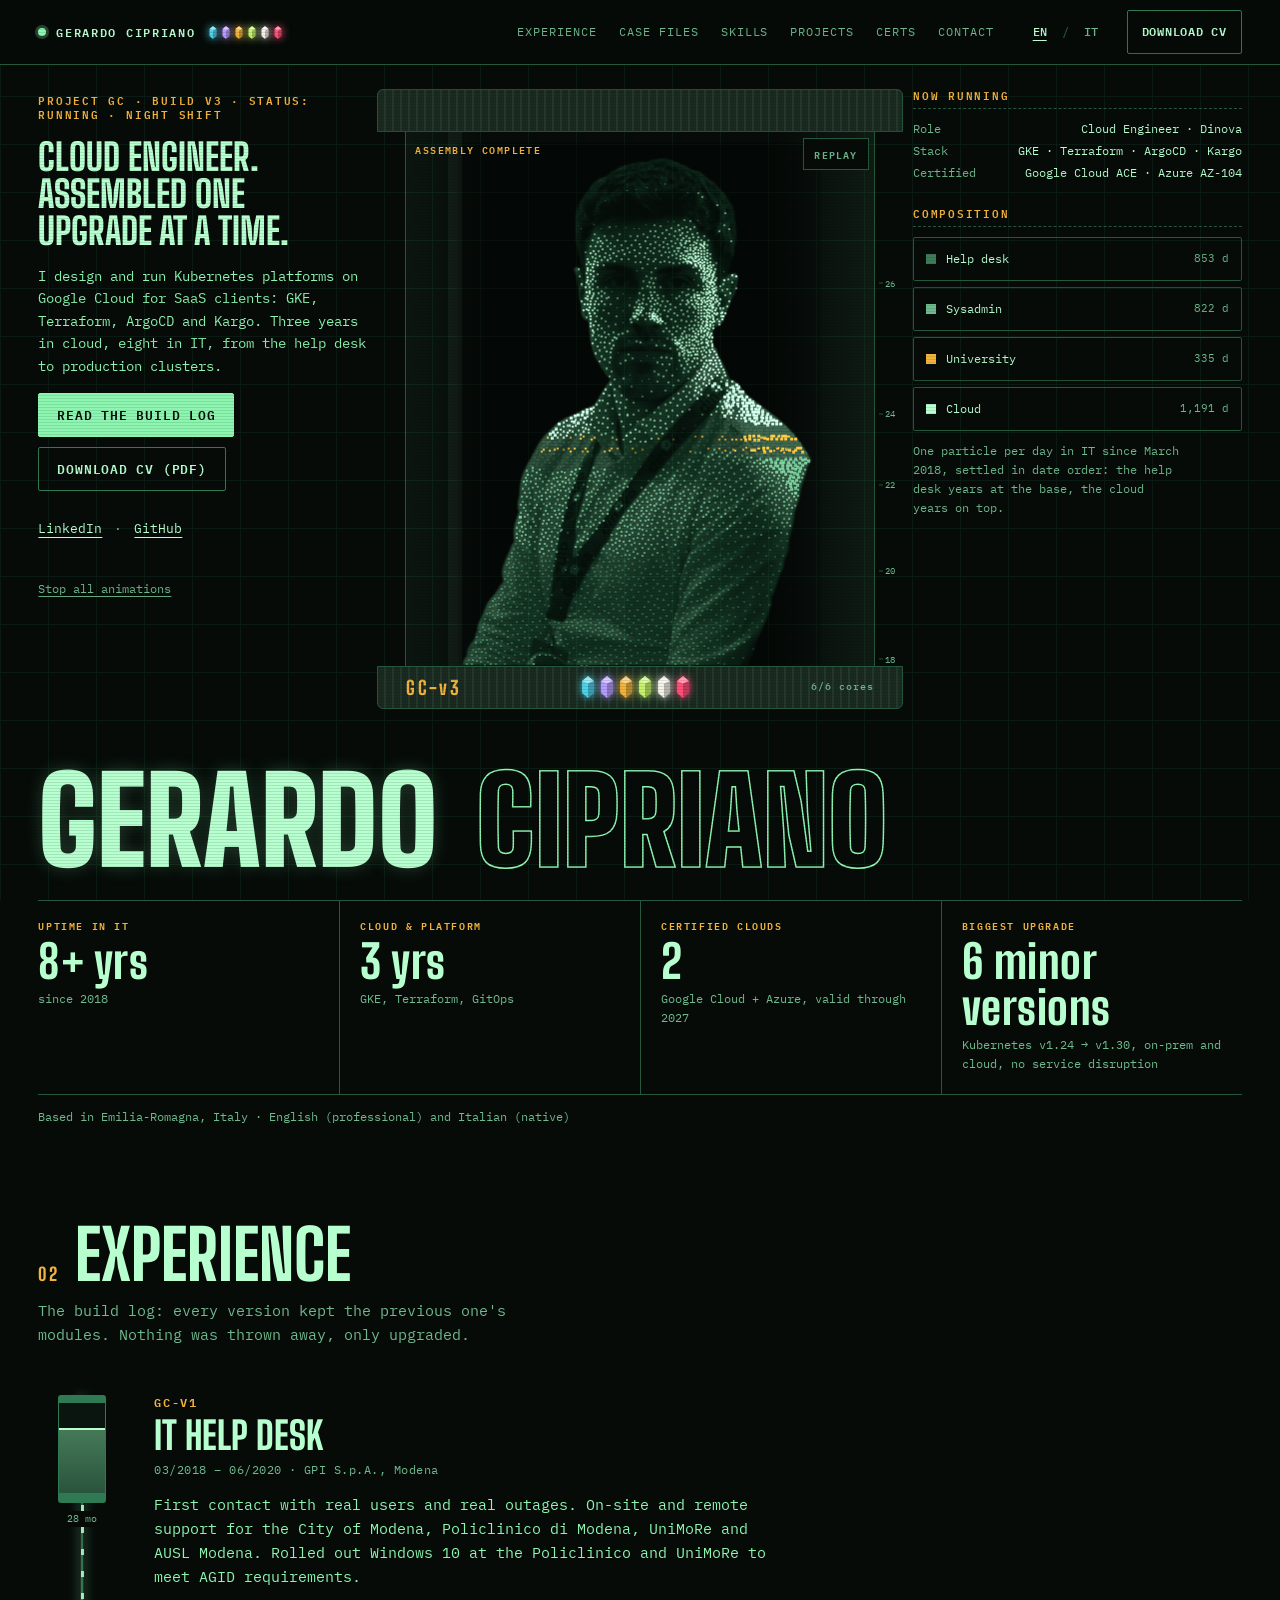
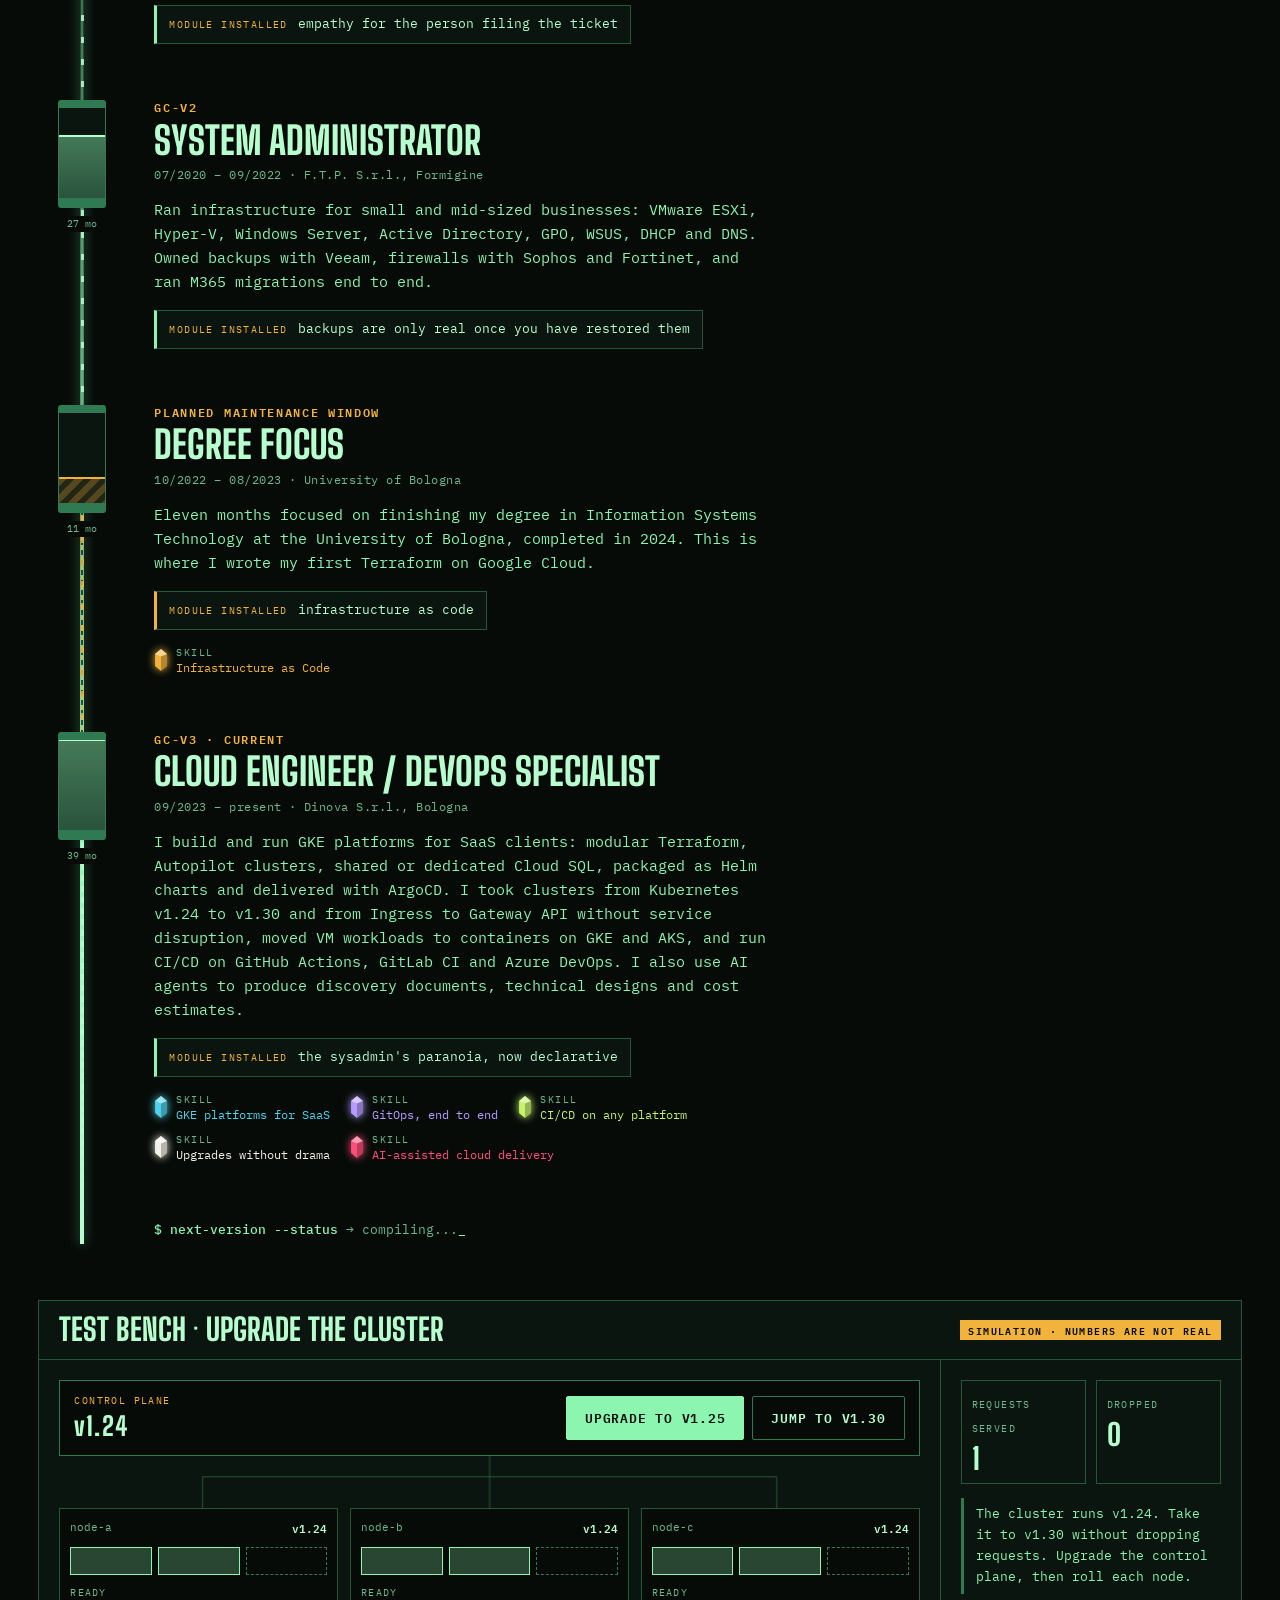
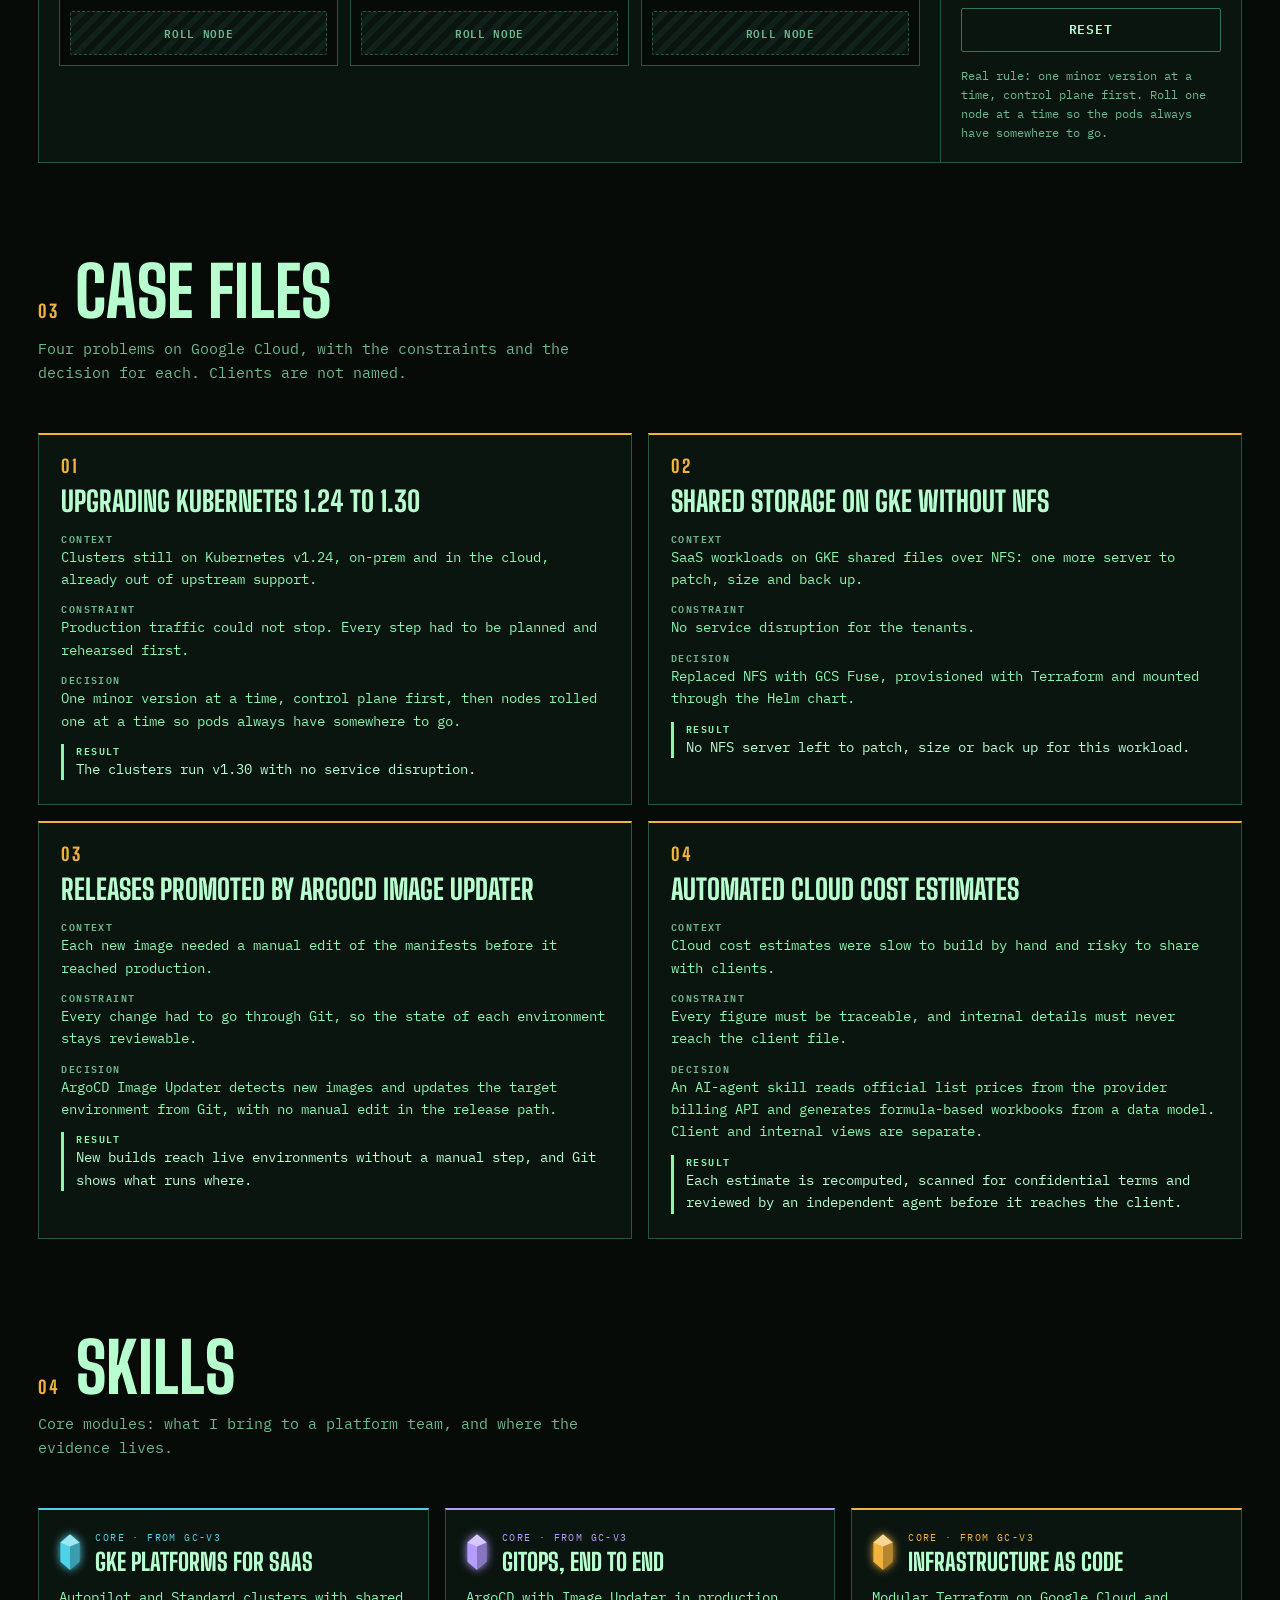
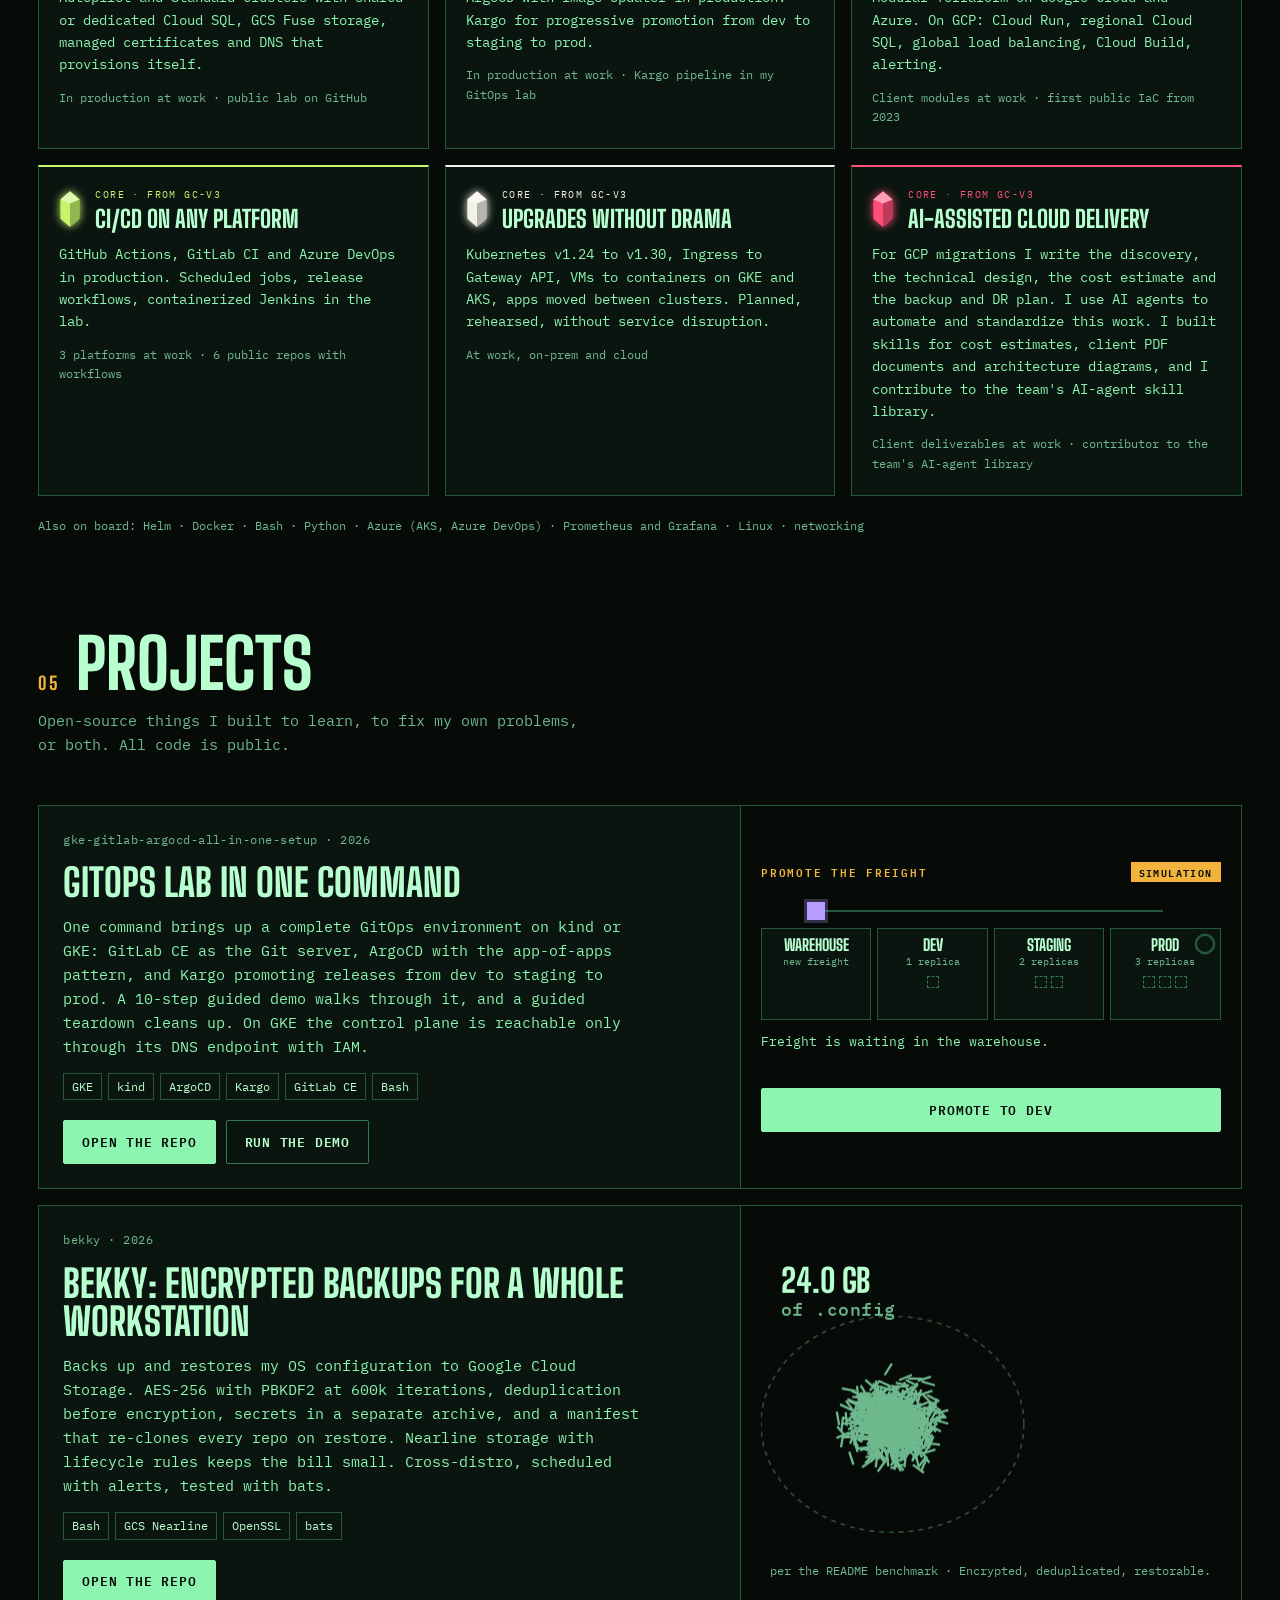
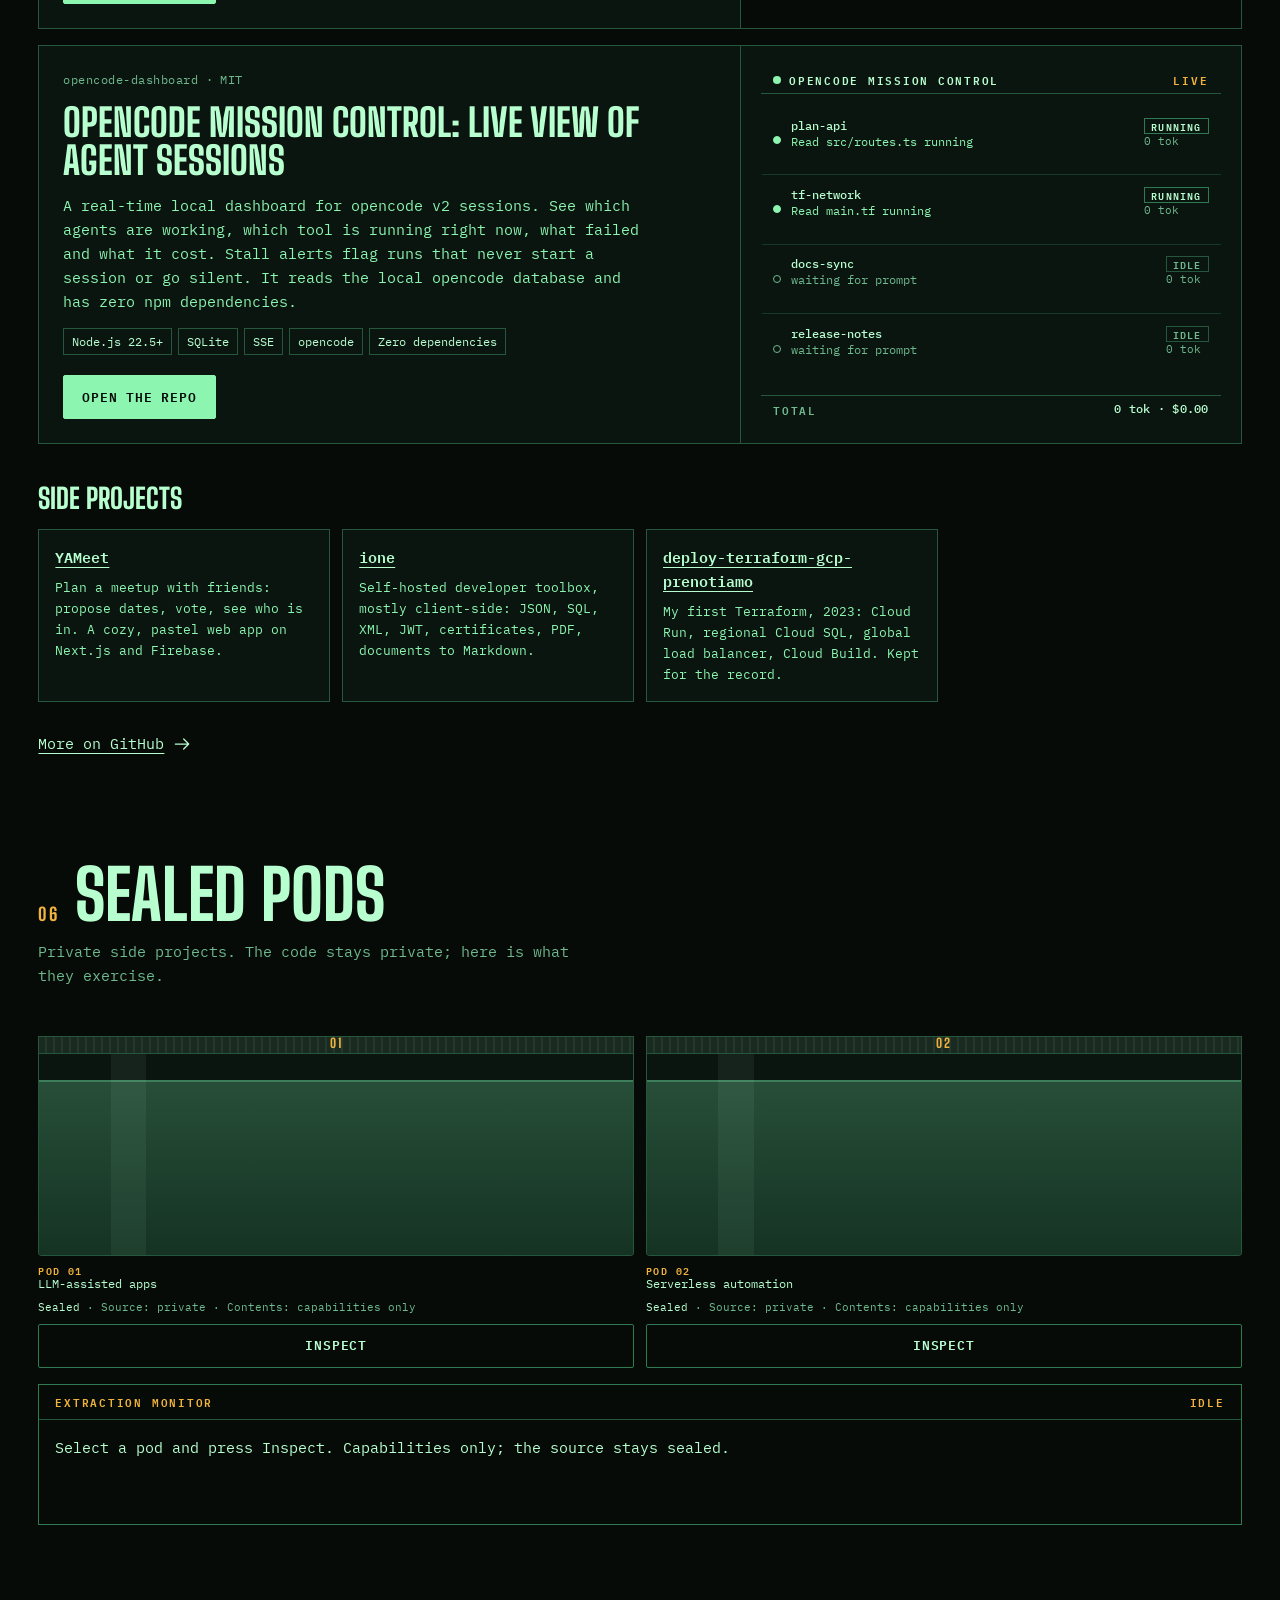
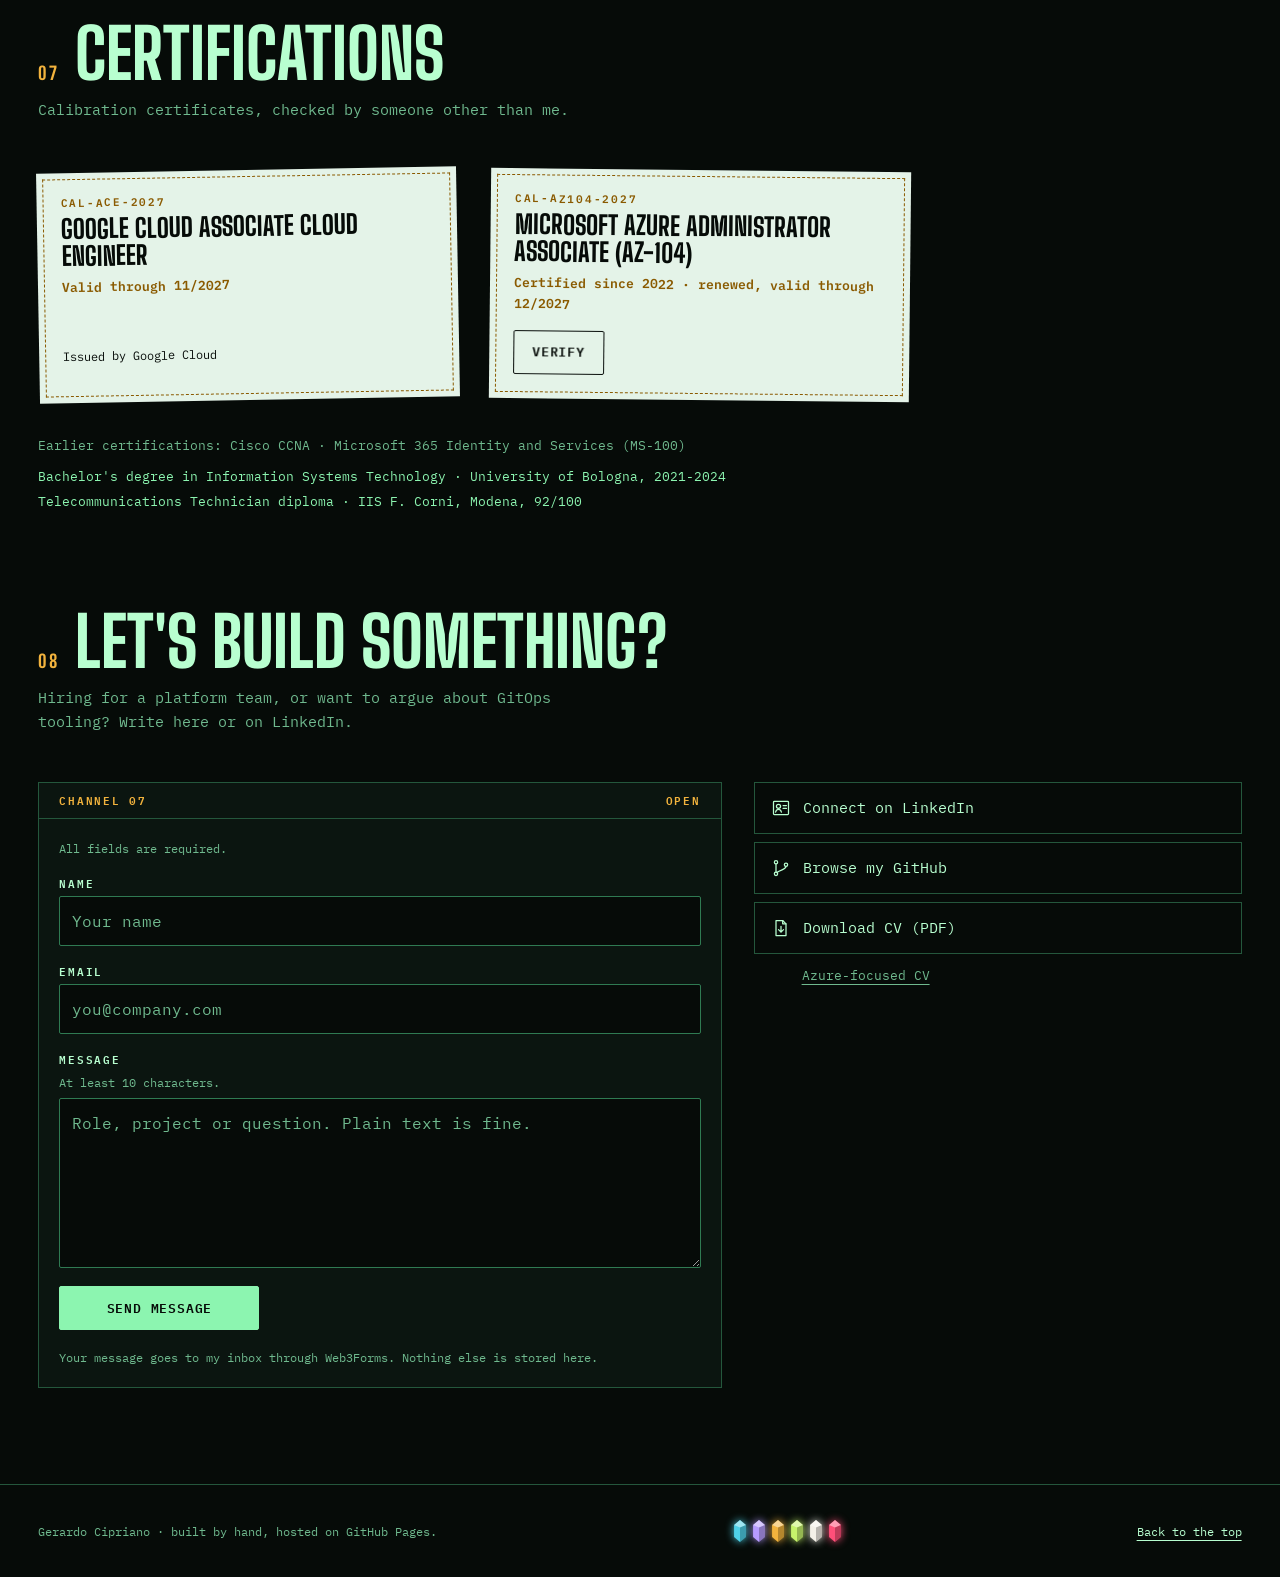
<file: index.html>
<!doctype html>
<html lang="en" data-content-hash="1qdioiu">
<head>
<meta charset="utf-8">
<meta name="viewport" content="width=device-width, initial-scale=1, viewport-fit=cover">
<meta name="theme-color" content="#060B08">
<meta name="color-scheme" content="dark">
<!--slot:head--><script>
(function () {
  try {
    var cur = "en", paths = {"en":"/","it":"/it/"}, hop = 'gc-lang-hop';
    if (localStorage.getItem('gc-lang') || sessionStorage.getItem(hop)) return;
    var langs = navigator.languages && navigator.languages.length ? navigator.languages : [navigator.language || ''];
    var want = 'en';
    for (var i = 0; i < langs.length; i++) { var c = String(langs[i] || '').split('-')[0].toLowerCase(); if (c === 'it' || c === 'en') { want = c; break; } }
    if (want === cur) return;
    sessionStorage.setItem(hop, '1');
    location.replace(paths[want] + location.search + location.hash);
  } catch (e) { /* storage blocked: stay on this page */ }
})();
</script>
<title>Gerardo Cipriano · Cloud Engineer (GCP, GKE, GitOps)</title>
<meta name="description" content="Cloud engineer building Kubernetes platforms on Google Cloud with GKE, Terraform, ArgoCD and Kargo. From help desk to production clusters. Based in Italy.">
<link rel="canonical" href="https://gerardocipriano.github.io/">
<link rel="alternate" hreflang="en" href="https://gerardocipriano.github.io/">
<link rel="alternate" hreflang="it" href="https://gerardocipriano.github.io/it/">
<link rel="alternate" hreflang="x-default" href="https://gerardocipriano.github.io/">
<meta name="author" content="Gerardo Cipriano">
<meta property="og:type" content="profile">
<meta property="og:site_name" content="Gerardo Cipriano">
<meta property="og:title" content="Gerardo Cipriano · Cloud Engineer">
<meta property="og:description" content="I design and run GKE platforms on Google Cloud. Read the build log: from help desk to Kubernetes, one upgrade at a time.">
<meta property="og:url" content="https://gerardocipriano.github.io/">
<meta property="og:image" content="https://gerardocipriano.github.io/assets/site/img/og-image.png">
<meta property="og:image:width" content="1200">
<meta property="og:image:height" content="630">
<meta property="og:image:alt" content="Portrait of Gerardo Cipriano made of green particles inside a lab vessel, next to his name and the line Cloud Engineer, GKE, Terraform, GitOps">
<meta property="og:locale" content="en_US">
<meta property="og:locale:alternate" content="it_IT">
<meta property="profile:first_name" content="Gerardo">
<meta property="profile:last_name" content="Cipriano">
<meta name="twitter:card" content="summary_large_image">
<meta name="twitter:title" content="Gerardo Cipriano · Cloud Engineer">
<meta name="twitter:description" content="I design and run GKE platforms on Google Cloud. Read the build log: from help desk to Kubernetes, one upgrade at a time.">
<meta name="twitter:image" content="https://gerardocipriano.github.io/assets/site/img/og-image.png">
<style id="gc-theme">:root{--core-gke:#4FD1E8;--core-gitops:#B69CFF;--core-iac:#F2B33D;--core-cicd:#C6F36B;--core-upg:#F4F1E8;--core-ai:#FF4F79;--era-0:#3E7D5A;--era-1:#6FB98E;--era-2:#F2B33D;--era-3:#B8FFD0}[data-core="gke"]{--c:var(--core-gke)}[data-core="gitops"]{--c:var(--core-gitops)}[data-core="iac"]{--c:var(--core-iac)}[data-core="cicd"]{--c:var(--core-cicd)}[data-core="upg"]{--c:var(--core-upg)}[data-core="ai"]{--c:var(--core-ai)}[data-era="0"]{--c:var(--era-0)}[data-era="1"]{--c:var(--era-1)}[data-era="2"]{--c:var(--era-2)}[data-era="3"]{--c:var(--era-3)}</style>
<script type="application/ld+json">{
 "@context": "https://schema.org",
 "@type": "Person",
 "name": "Gerardo Cipriano",
 "url": "https://gerardocipriano.github.io/",
 "image": "https://gerardocipriano.github.io/assets/site/img/og-image.png",
 "jobTitle": "Cloud Engineer",
 "description": "Cloud engineer who builds and runs Kubernetes platforms on Google Cloud, and ships to them with GitOps.",
 "worksFor": {
  "@type": "Organization",
  "name": "Dinova S.r.l."
 },
 "alumniOf": {
  "@type": "CollegeOrUniversity",
  "name": "University of Bologna"
 },
 "homeLocation": {
  "@type": "Place",
  "name": "Emilia-Romagna, Italy"
 },
 "knowsLanguage": [
  "en",
  "it"
 ],
 "knowsAbout": [
  "Google Cloud",
  "Kubernetes",
  "GKE",
  "Terraform",
  "ArgoCD",
  "Kargo",
  "GitOps",
  "CI/CD",
  "Helm",
  "Azure",
  "AKS"
 ],
 "sameAs": [
  "https://www.linkedin.com/in/gerardo-cipriano",
  "https://github.com/gerardocipriano"
 ],
 "hasCredential": [
  {
   "@type": "EducationalOccupationalCredential",
   "name": "Google Cloud Associate Cloud Engineer",
   "credentialCategory": "Professional certification",
   "recognizedBy": {
    "@type": "Organization",
    "name": "Google Cloud"
   }
  },
  {
   "@type": "EducationalOccupationalCredential",
   "name": "Microsoft Azure Administrator Associate (AZ-104)",
   "credentialCategory": "Professional certification",
   "recognizedBy": {
    "@type": "Organization",
    "name": "Microsoft"
   },
   "url": "https://www.credly.com/badges/f051ec71-d33c-45ea-85c9-f8ff2670bb09"
  }
 ]
}</script><!--/slot:head-->
<link rel="icon" href="/assets/site/img/favicon.svg" type="image/svg+xml">
<link rel="icon" href="/assets/site/img/favicon-32.png" sizes="32x32" type="image/png">
<link rel="apple-touch-icon" href="/assets/site/img/apple-touch-icon.png">
<link rel="manifest" href="/site.webmanifest">
<link rel="preconnect" href="https://fonts.googleapis.com">
<link rel="preconnect" href="https://fonts.gstatic.com" crossorigin>
<link rel="preload" as="style" href="https://fonts.googleapis.com/css2?family=Big+Shoulders+Display:wght@700;800;900&amp;family=IBM+Plex+Mono:wght@400;500;600&amp;display=swap">
<link rel="stylesheet" href="https://fonts.googleapis.com/css2?family=Big+Shoulders+Display:wght@700;800;900&amp;family=IBM+Plex+Mono:wght@400;500;600&amp;display=swap">
<link rel="stylesheet" href="/assets/site/site.css">
<link rel="stylesheet" href="/assets/site/fx.css">
<link rel="stylesheet" href="/assets/site/dashboard-viz.css">
<link rel="preload" as="fetch" href="/data/content.json" crossorigin>
<link rel="preload" as="image" href="/assets/site/img/portrait-luma.png">
<link rel="modulepreload" href="/assets/site/js/render.js">
<link rel="modulepreload" href="/assets/site/js/data-source.js">
<link rel="modulepreload" href="/assets/site/js/genesis.js">
<link rel="modulepreload" href="/assets/site/js/bench.js">
<link rel="modulepreload" href="/assets/site/js/lab.js">
<link rel="modulepreload" href="/assets/site/js/contact.js">
<script>
  // Motion flag before first paint, so a visitor who skipped the animation never sees it start.
  try { if (localStorage.getItem('gc-motion') === 'low') document.documentElement.dataset.motion = 'low'; } catch (e) {}
  document.documentElement.classList.add('js');
</script>
<script type="module" src="/assets/site/js/main.js"></script>
</head>
<body>
<a class="skip" href="#main" data-slot="skip"><!--slot:skip-->Skip to content<!--/slot:skip--></a>

<svg width="0" height="0" class="defs" aria-hidden="true" focusable="false">
  <symbol id="i-person" viewBox="0 0 24 24"><rect x="3" y="4" width="18" height="16" rx="1"/><circle cx="9" cy="10" r="2.5"/><path d="M5.5 17c.6-2.2 2-3.3 3.5-3.3s2.9 1.1 3.5 3.3M14.5 9h4M14.5 12.5h4"/></symbol>
  <symbol id="i-branch" viewBox="0 0 24 24"><circle cx="6" cy="5" r="2"/><circle cx="6" cy="19" r="2"/><circle cx="18" cy="8" r="2"/><path d="M6 7v10M18 10c0 4-6 3.5-11 7.5"/></symbol>
  <symbol id="i-doc" viewBox="0 0 24 24"><path d="M6 3h8l4 4v14H6z"/><path d="M14 3v4h4M12 10v7M9 14l3 3 3-3"/></symbol>
  <symbol id="i-alert" viewBox="0 0 24 24"><path d="M12 3 2.5 20h19z"/><path d="M12 10v4.5M12 17.2v.3"/></symbol>
  <symbol id="i-arrow" viewBox="0 0 24 24"><path d="M4 12h15M14 6l6 6-6 6"/></symbol>
</svg>

<!-- Structure only. Every slot is filled from data/content*.json: by scripts/build.mjs at build
     time (complete HTML for crawlers and no-JS visitors) and again in the browser by
     assets/site/js/render.js when the data source returns content newer than the build. -->
<header class="bar" id="bar" data-slot="bar"><!--slot:bar--><a class="brand" href="#top" id="brand" aria-label="Gerardo Cipriano, back to the top"><span class="lamp" id="lamp" aria-hidden="true"></span><span aria-hidden="true">Gerardo Cipriano</span></a>
  <span class="housing bar-housing" id="barHousing" role="img" aria-label="Cores collected: 0 of 6"><svg class="gem" data-core="gke" viewBox="0 0 16 26" aria-hidden="true" focusable="false"><polygon class="f" points="8,0 15,6 15,20 8,26 1,20 1,6"/><polygon class="hl" points="8,0 15,6 8,9 1,6"/><polygon class="sh" points="8,9 15,6 15,20 8,26"/></svg><svg class="gem" data-core="gitops" viewBox="0 0 16 26" aria-hidden="true" focusable="false"><polygon class="f" points="8,0 15,6 15,20 8,26 1,20 1,6"/><polygon class="hl" points="8,0 15,6 8,9 1,6"/><polygon class="sh" points="8,9 15,6 15,20 8,26"/></svg><svg class="gem" data-core="iac" viewBox="0 0 16 26" aria-hidden="true" focusable="false"><polygon class="f" points="8,0 15,6 15,20 8,26 1,20 1,6"/><polygon class="hl" points="8,0 15,6 8,9 1,6"/><polygon class="sh" points="8,9 15,6 15,20 8,26"/></svg><svg class="gem" data-core="cicd" viewBox="0 0 16 26" aria-hidden="true" focusable="false"><polygon class="f" points="8,0 15,6 15,20 8,26 1,20 1,6"/><polygon class="hl" points="8,0 15,6 8,9 1,6"/><polygon class="sh" points="8,9 15,6 15,20 8,26"/></svg><svg class="gem" data-core="upg" viewBox="0 0 16 26" aria-hidden="true" focusable="false"><polygon class="f" points="8,0 15,6 15,20 8,26 1,20 1,6"/><polygon class="hl" points="8,0 15,6 8,9 1,6"/><polygon class="sh" points="8,9 15,6 15,20 8,26"/></svg><svg class="gem" data-core="ai" viewBox="0 0 16 26" aria-hidden="true" focusable="false"><polygon class="f" points="8,0 15,6 15,20 8,26 1,20 1,6"/><polygon class="hl" points="8,0 15,6 8,9 1,6"/><polygon class="sh" points="8,9 15,6 15,20 8,26"/></svg></span>
  <nav class="nav" aria-label="Sections"><ul class="nav-links" id="navLinks"><li><a href="#log">Experience</a></li><li><a href="#cases">Case files</a></li><li><a href="#modules">Skills</a></li><li><a href="#experiments">Projects</a></li><li><a href="#certs">Certs</a></li><li><a href="#contact">Contact</a></li></ul></nav>
  <nav class="lang-switch lang-switch-bar" aria-label="Language"><a class="lang-link" href="/" lang="en" hreflang="en" data-lang="en" aria-current="true">EN</a><span class="lang-sep" aria-hidden="true">/</span><a class="lang-link" href="/it/" lang="it" hreflang="it" data-lang="it">IT</a></nav>
  <a class="btn bar-cv" href="/assets/docs/Gerardo_Cipriano_CV_GCP.pdf" type="application/pdf">Download CV<span class="sr"> (PDF)</span></a>
  <button class="menu-btn" id="menuBtn" type="button" aria-label="Menu" aria-expanded="false" aria-controls="menu"><svg viewBox="0 0 24 24" aria-hidden="true"><path d="M4 7h16M4 12h16M4 17h16"/></svg></button><!--/slot:bar--></header>
<div class="menu" id="menu" role="dialog" aria-modal="true" aria-label="Sections" hidden data-slot="menu"><!--slot:menu--><ul><li><a href="#log">Experience</a></li><li><a href="#cases">Case files</a></li><li><a href="#modules">Skills</a></li><li><a href="#experiments">Projects</a></li><li><a href="#certs">Certs</a></li><li><a href="#contact">Contact</a></li></ul><nav class="lang-switch lang-switch-menu" aria-label="Language"><a class="lang-link" href="/" lang="en" hreflang="en" data-lang="en" aria-current="true">EN</a><span class="lang-sep" aria-hidden="true">/</span><a class="lang-link" href="/it/" lang="it" hreflang="it" data-lang="it">IT</a></nav><button class="btn menu-close" id="menuClose" type="button">Close menu</button><!--/slot:menu--></div>

<main id="main" tabindex="-1">
<section class="hero" id="top" aria-labelledby="name" data-slot="hero"><!--slot:hero--><div class="plate"><h1 id="name"><span class="first">Gerardo</span> <span class="last">Cipriano</span></h1></div>
  <div class="h-copy">
    <p class="eyebrow" id="eyebrow">Project GC · Build v3 · Status: running</p>
    <h2 class="h-sub">Cloud engineer. Assembled one upgrade at a time.</h2>
    <p class="h-text">I design and run Kubernetes platforms on Google Cloud for SaaS clients: GKE, Terraform, ArgoCD and Kargo. Three years in cloud, eight in IT, from the help desk to production clusters.</p>
    <div class="h-cta"><a class="btn primary" href="#log">Read the build log</a><a class="btn" href="/assets/docs/Gerardo_Cipriano_CV_GCP.pdf" type="application/pdf">Download CV (PDF)</a></div>
    <p class="h-links"><a href="https://www.linkedin.com/in/gerardo-cipriano" rel="noopener">LinkedIn</a><span aria-hidden="true">·</span><a href="https://github.com/gerardocipriano" rel="noopener">GitHub</a></p>
    <button class="skipanim" id="skipanim" type="button" aria-pressed="false">Stop all animations</button>
  </div>
  <div class="vessel" id="vessel">
    <div class="cap top" aria-hidden="true"></div>
    <div class="glass" id="glass" role="img" aria-label="Portrait of Gerardo Cipriano made of particles, one for each day of his IT career since March 2018">
      <picture>
        <source type="image/avif" srcset="/assets/site/img/portrait-duo-420.avif 420w, /assets/site/img/portrait-duo-840.avif 840w" sizes="(min-width: 900px) 460px, 70vw">
        <source type="image/webp" srcset="/assets/site/img/portrait-duo-420.webp 420w, /assets/site/img/portrait-duo-840.webp 840w" sizes="(min-width: 900px) 460px, 70vw">
        <img src="/assets/site/img/portrait-duo-420.jpg" width="420" height="603" alt="" decoding="async">
      </picture>
      <canvas id="cv" aria-hidden="true"></canvas>
    </div>
    <div class="v-status" id="vstatus" aria-hidden="true">standby</div>
    <button class="v-replay" id="replay" type="button"><span>Replay</span></button>
    <div class="ticks" id="ticks" aria-hidden="true"></div>
    <div class="cap bot" id="plateBase"><span class="v-id" aria-hidden="true">GC-v3</span><span class="housing" id="housing" aria-hidden="true"><svg class="gem" data-core="gke" viewBox="0 0 16 26" aria-hidden="true" focusable="false"><polygon class="f" points="8,0 15,6 15,20 8,26 1,20 1,6"/><polygon class="hl" points="8,0 15,6 8,9 1,6"/><polygon class="sh" points="8,9 15,6 15,20 8,26"/></svg><svg class="gem" data-core="gitops" viewBox="0 0 16 26" aria-hidden="true" focusable="false"><polygon class="f" points="8,0 15,6 15,20 8,26 1,20 1,6"/><polygon class="hl" points="8,0 15,6 8,9 1,6"/><polygon class="sh" points="8,9 15,6 15,20 8,26"/></svg><svg class="gem" data-core="iac" viewBox="0 0 16 26" aria-hidden="true" focusable="false"><polygon class="f" points="8,0 15,6 15,20 8,26 1,20 1,6"/><polygon class="hl" points="8,0 15,6 8,9 1,6"/><polygon class="sh" points="8,9 15,6 15,20 8,26"/></svg><svg class="gem" data-core="cicd" viewBox="0 0 16 26" aria-hidden="true" focusable="false"><polygon class="f" points="8,0 15,6 15,20 8,26 1,20 1,6"/><polygon class="hl" points="8,0 15,6 8,9 1,6"/><polygon class="sh" points="8,9 15,6 15,20 8,26"/></svg><svg class="gem" data-core="upg" viewBox="0 0 16 26" aria-hidden="true" focusable="false"><polygon class="f" points="8,0 15,6 15,20 8,26 1,20 1,6"/><polygon class="hl" points="8,0 15,6 8,9 1,6"/><polygon class="sh" points="8,9 15,6 15,20 8,26"/></svg><svg class="gem" data-core="ai" viewBox="0 0 16 26" aria-hidden="true" focusable="false"><polygon class="f" points="8,0 15,6 15,20 8,26 1,20 1,6"/><polygon class="hl" points="8,0 15,6 8,9 1,6"/><polygon class="sh" points="8,9 15,6 15,20 8,26"/></svg></span><em id="coreCount" aria-hidden="true">0/6 cores</em></div>
    <p class="core-hint" id="coreHint" hidden>0/6 cores · scroll to charge</p>
  </div>
  <div class="h-read">
    <h3 class="panel-t">Now running</h3>
    <dl class="kv" id="telemetry" aria-hidden="true" hidden>
      <dt>T+</dt><dd id="tT">2.50 s</dd><dt>Temperature</dt><dd id="tK">2.7 K</dd><dt>Date</dt><dd id="tD">10/2026</dd>
      <dt>Particles</dt><dd id="tN">3,157</dd><dt>Phase</dt><dd id="tP">structure</dd>
    </dl>
    <dl class="kv now" id="nowRunning"><dt>Role</dt><dd>Cloud Engineer · Dinova</dd><dt>Stack</dt><dd>GKE · Terraform · ArgoCD · Kargo</dd><dt>Certified</dt><dd>Google Cloud ACE · Azure AZ-104</dd></dl>
    <h3 class="panel-t" id="comp-h">Composition</h3>
    <ul class="eras" aria-labelledby="comp-h"><li><button class="era" type="button" data-era="0" disabled aria-pressed="false"><i aria-hidden="true"></i>Help desk<small data-c="0">853<span aria-hidden="true"> d</span><span class="sr"> days</span></small></button></li><li><button class="era" type="button" data-era="1" disabled aria-pressed="false"><i aria-hidden="true"></i>Sysadmin<small data-c="1">822<span aria-hidden="true"> d</span><span class="sr"> days</span></small></button></li><li><button class="era" type="button" data-era="2" disabled aria-pressed="false"><i aria-hidden="true"></i>University<small data-c="2">335<span aria-hidden="true"> d</span><span class="sr"> days</span></small></button></li><li><button class="era" type="button" data-era="3" disabled aria-pressed="false"><i aria-hidden="true"></i>Cloud<small data-c="3">1,147<span aria-hidden="true"> d</span><span class="sr"> days</span></small></button></li></ul>
    <p class="note">One particle per day in IT since March 2018, settled in date order: the help desk years at the base, the cloud years on top.</p>
  </div><!--/slot:hero--></section>
<section class="spec-wrap" id="spec" aria-label="Key figures" data-slot="spec"><!--slot:spec--><dl class="spec"><div><dt>Uptime in IT</dt><dd><b>8+ yrs</b><span>since 2018</span></dd></div><div><dt>Cloud &amp; platform</dt><dd><b>3 yrs</b><span>GKE, Terraform, GitOps</span></dd></div><div><dt>Certified clouds</dt><dd><b>2</b><span>Google Cloud + Azure, valid through 2027</span></dd></div><div><dt>Biggest upgrade</dt><dd><b>6 minor versions</b><span>Kubernetes v1.24 → v1.30, on-prem and cloud, no service disruption</span></dd></div></dl>
  <p class="spec-foot">Based in Emilia-Romagna, Italy · English (professional) and Italian (native)</p><!--/slot:spec--></section>
<section class="sec log" id="log" aria-labelledby="log-h" data-slot="log"><!--slot:log--><header class="sec-h"><span class="n" aria-hidden="true">02</span><h2 id="log-h">Experience</h2></header>
  <p class="lede">The build log: every version kept the previous one's modules. Nothing was thrown away, only upgraded.</p>
  <div class="entries" id="entries">
    <div class="rail" aria-hidden="true"><div class="charge" id="charge"></div></div>
    <ol class="list">
      <li class="entry" data-entry="gcv1" style="--lvl:74%">
        <div class="node" aria-hidden="true"><div class="pod"><div class="liq"></div></div><span class="pod-cap" data-months="0">28 mo</span></div>
        <div class="e-body">
          <p class="e-ver">GC-v1</p>
          <h3>IT Help Desk</h3>
          <p class="e-meta">03/2018 – 06/2020 · GPI S.p.A., Modena</p>
          <p>First contact with real users and real outages. On-site and remote support for the City of Modena, Policlinico di Modena, UniMoRe and AUSL Modena. Rolled out Windows 10 at the Policlinico and UniMoRe to meet AGID requirements.</p>
          <p class="module"><small>Module installed</small> <code>empathy for the person filing the ticket</code></p>
          
        </div>
      </li>
      <li class="entry" data-entry="gcv2" style="--lvl:71%">
        <div class="node" aria-hidden="true"><div class="pod"><div class="liq"></div></div><span class="pod-cap" data-months="1">27 mo</span></div>
        <div class="e-body">
          <p class="e-ver">GC-v2</p>
          <h3>System Administrator</h3>
          <p class="e-meta">07/2020 – 09/2022 · F.T.P. S.r.l., Formigine</p>
          <p>Ran infrastructure for small and mid-sized businesses: VMware ESXi, Hyper-V, Windows Server, Active Directory, GPO, WSUS, DHCP and DNS. Owned backups with Veeam, firewalls with Sophos and Fortinet, and ran M365 migrations end to end.</p>
          <p class="module"><small>Module installed</small> <code>backups are only real once you have restored them</code></p>
          
        </div>
      </li>
      <li class="entry gap" data-entry="maintenance" data-cores="iac" style="--lvl:29%">
        <div class="node" aria-hidden="true"><div class="pod"><div class="liq"></div></div><span class="pod-cap" data-months="2">11 mo</span></div>
        <div class="e-body">
          <p class="e-ver">Planned maintenance window</p>
          <h3>Degree focus</h3>
          <p class="e-meta">10/2022 – 08/2023 · University of Bologna</p>
          <p>Eleven months focused on finishing my degree in Information Systems Technology at the University of Bologna, completed in 2024. This is where I wrote my first Terraform on Google Cloud.</p>
          <p class="module"><small>Module installed</small> <code>infrastructure as code</code></p>
          <p class="chips"><span class="chip" data-core="iac"><svg class="gem" data-core="iac" viewBox="0 0 16 26" aria-hidden="true" focusable="false"><polygon class="f" points="8,0 15,6 15,20 8,26 1,20 1,6"/><polygon class="hl" points="8,0 15,6 8,9 1,6"/><polygon class="sh" points="8,9 15,6 15,20 8,26"/></svg><span><small>Skill</small><br>Infrastructure as Code</span></span></p>
        </div>
      </li>
      <li class="entry now" data-entry="gcv3" data-cores="gke gitops cicd upg ai" style="--lvl:100%">
        <div class="node" aria-hidden="true"><div class="pod"><div class="liq"></div></div><span class="pod-cap" data-months="3">38 mo</span></div>
        <div class="e-body">
          <p class="e-ver">GC-v3 · current</p>
          <h3>Cloud Engineer / DevOps Specialist</h3>
          <p class="e-meta">09/2023 – present · Dinova S.r.l., Bologna</p>
          <p>I build and run GKE platforms for SaaS clients: modular Terraform, Autopilot clusters, shared or dedicated Cloud SQL, packaged as Helm charts and delivered with ArgoCD. I took clusters from Kubernetes v1.24 to v1.30 and from Ingress to Gateway API without service disruption, moved VM workloads to containers on GKE and AKS, and run CI/CD on GitHub Actions, GitLab CI and Azure DevOps. I also use AI agents to produce discovery documents, technical designs and cost estimates.</p>
          <p class="module"><small>Module installed</small> <code>the sysadmin's paranoia, now declarative</code></p>
          <p class="chips"><span class="chip" data-core="gke"><svg class="gem" data-core="gke" viewBox="0 0 16 26" aria-hidden="true" focusable="false"><polygon class="f" points="8,0 15,6 15,20 8,26 1,20 1,6"/><polygon class="hl" points="8,0 15,6 8,9 1,6"/><polygon class="sh" points="8,9 15,6 15,20 8,26"/></svg><span><small>Skill</small><br>GKE platforms for SaaS</span></span><span class="chip" data-core="gitops"><svg class="gem" data-core="gitops" viewBox="0 0 16 26" aria-hidden="true" focusable="false"><polygon class="f" points="8,0 15,6 15,20 8,26 1,20 1,6"/><polygon class="hl" points="8,0 15,6 8,9 1,6"/><polygon class="sh" points="8,9 15,6 15,20 8,26"/></svg><span><small>Skill</small><br>GitOps, end to end</span></span><span class="chip" data-core="cicd"><svg class="gem" data-core="cicd" viewBox="0 0 16 26" aria-hidden="true" focusable="false"><polygon class="f" points="8,0 15,6 15,20 8,26 1,20 1,6"/><polygon class="hl" points="8,0 15,6 8,9 1,6"/><polygon class="sh" points="8,9 15,6 15,20 8,26"/></svg><span><small>Skill</small><br>CI/CD on any platform</span></span><span class="chip" data-core="upg"><svg class="gem" data-core="upg" viewBox="0 0 16 26" aria-hidden="true" focusable="false"><polygon class="f" points="8,0 15,6 15,20 8,26 1,20 1,6"/><polygon class="hl" points="8,0 15,6 8,9 1,6"/><polygon class="sh" points="8,9 15,6 15,20 8,26"/></svg><span><small>Skill</small><br>Upgrades without drama</span></span><span class="chip" data-core="ai"><svg class="gem" data-core="ai" viewBox="0 0 16 26" aria-hidden="true" focusable="false"><polygon class="f" points="8,0 15,6 15,20 8,26 1,20 1,6"/><polygon class="hl" points="8,0 15,6 8,9 1,6"/><polygon class="sh" points="8,9 15,6 15,20 8,26"/></svg><span><small>Skill</small><br>AI-assisted cloud delivery</span></span></p>
        </div>
      </li>
    </ol>
    <p class="next"><b>$ next-version --status</b> → <span class="cursor">compiling...</span></p>
  </div>
  <div class="bench" id="bench" role="region" aria-labelledby="bench-h">
    <div class="bench-h"><h3 id="bench-h">Test bench · Upgrade the cluster</h3><span class="sim">Simulation · numbers are not real</span></div>
    <div class="bench-b">
      <div class="stage">
        <div class="cp" id="cp"><div><small>Control plane</small><b id="cpv">v1.24</b></div>
          <div class="cp-actions"><button class="btn primary" id="cpUp" type="button">Upgrade to v1.25</button><button class="btn" id="jump" type="button">Jump to v1.30</button></div></div>
        <canvas class="lane" id="lane" aria-hidden="true"></canvas>
        <ul class="nodes" id="nodes" aria-label="Worker nodes"></ul>
        <p class="pending" id="pending"></p>
      </div>
      <div class="side">
        <div class="ctr"><div><small>Requests served</small><b id="served">0</b></div><div class="drop" id="dropBox"><small>Dropped</small><b id="dropped">0</b></div></div>
        <p class="msg" id="msg" role="status" aria-live="polite">The cluster runs v1.24. Take it to v1.30 without dropping requests. Upgrade the control plane, then roll each node.</p>
        <p class="sr" id="benchLive" role="status" aria-live="polite"></p>
        <button class="btn" id="auto" type="button" hidden>Automate the rest</button>
        <button class="btn" id="reset" type="button">Reset</button>
        <p class="static-note">Real rule: one minor version at a time, control plane first. Roll one node at a time so the pods always have somewhere to go.</p>
      </div>
    </div>
  </div><!--/slot:log--></section>
<section class="sec cases" id="cases" aria-labelledby="cases-h" data-slot="cases"><!--slot:cases--><header class="sec-h"><span class="n" aria-hidden="true">03</span><h2 id="cases-h">Case files</h2></header>
  <p class="lede">Four problems on Google Cloud, with the constraints and the decision for each. Clients are not named.</p>
  <div class="case-list">
    <article class="case" aria-labelledby="case-0-h">
      <p class="case-n" aria-hidden="true">01</p>
      <h3 id="case-0-h">Upgrading Kubernetes 1.24 to 1.30</h3>
      <dl class="case-dl">
        <div><dt>Context</dt><dd>Clusters still on Kubernetes v1.24, on-prem and in the cloud, already out of upstream support.</dd></div>
        <div><dt>Constraint</dt><dd>Production traffic could not stop. Every step had to be planned and rehearsed first.</dd></div>
        <div><dt>Decision</dt><dd>One minor version at a time, control plane first, then nodes rolled one at a time so pods always have somewhere to go.</dd></div>
        <div class="case-result"><dt>Result</dt><dd>The clusters run v1.30 with no service disruption.</dd></div>
      </dl>
    </article>
    <article class="case" aria-labelledby="case-1-h">
      <p class="case-n" aria-hidden="true">02</p>
      <h3 id="case-1-h">Shared storage on GKE without NFS</h3>
      <dl class="case-dl">
        <div><dt>Context</dt><dd>SaaS workloads on GKE shared files over NFS: one more server to patch, size and back up.</dd></div>
        <div><dt>Constraint</dt><dd>No service disruption for the tenants.</dd></div>
        <div><dt>Decision</dt><dd>Replaced NFS with GCS Fuse, provisioned with Terraform and mounted through the Helm chart.</dd></div>
        <div class="case-result"><dt>Result</dt><dd>No NFS server left to patch, size or back up for this workload.</dd></div>
      </dl>
    </article>
    <article class="case" aria-labelledby="case-2-h">
      <p class="case-n" aria-hidden="true">03</p>
      <h3 id="case-2-h">Releases promoted by ArgoCD Image Updater</h3>
      <dl class="case-dl">
        <div><dt>Context</dt><dd>Each new image needed a manual edit of the manifests before it reached production.</dd></div>
        <div><dt>Constraint</dt><dd>Every change had to go through Git, so the state of each environment stays reviewable.</dd></div>
        <div><dt>Decision</dt><dd>ArgoCD Image Updater detects new images and updates the target environment from Git, with no manual edit in the release path.</dd></div>
        <div class="case-result"><dt>Result</dt><dd>New builds reach live environments without a manual step, and Git shows what runs where.</dd></div>
      </dl>
    </article>
    <article class="case" aria-labelledby="case-3-h">
      <p class="case-n" aria-hidden="true">04</p>
      <h3 id="case-3-h">Automated cloud cost estimates</h3>
      <dl class="case-dl">
        <div><dt>Context</dt><dd>Cloud cost estimates were slow to build by hand and risky to share with clients.</dd></div>
        <div><dt>Constraint</dt><dd>Every figure must be traceable, and internal details must never reach the client file.</dd></div>
        <div><dt>Decision</dt><dd>An AI-agent skill reads official list prices from the provider billing API and generates formula-based workbooks from a data model. Client and internal views are separate.</dd></div>
        <div class="case-result"><dt>Result</dt><dd>Each estimate is recomputed, scanned for confidential terms and reviewed by an independent agent before it reaches the client.</dd></div>
      </dl>
    </article>
  </div><!--/slot:cases--></section>
<section class="sec modules" id="modules" aria-labelledby="mod-h" data-slot="modules"><!--slot:modules--><header class="sec-h"><span class="n" aria-hidden="true">04</span><h2 id="mod-h">Skills</h2></header>
  <p class="lede">Core modules: what I bring to a platform team, and where the evidence lives.</p>
  <ul class="cores" id="cores">
    <li class="core" data-core="gke"><header><svg class="gem" data-core="gke" viewBox="0 0 16 26" aria-hidden="true" focusable="false"><polygon class="f" points="8,0 15,6 15,20 8,26 1,20 1,6"/><polygon class="hl" points="8,0 15,6 8,9 1,6"/><polygon class="sh" points="8,9 15,6 15,20 8,26"/></svg><div><span class="k">Core · from GC-v3</span><h3>GKE platforms for SaaS</h3></div></header><p>Autopilot and Standard clusters with shared or dedicated Cloud SQL, GCS Fuse storage, managed certificates and DNS that provisions itself.</p><p class="proof">In production at work · public lab on GitHub</p></li>
    <li class="core" data-core="gitops"><header><svg class="gem" data-core="gitops" viewBox="0 0 16 26" aria-hidden="true" focusable="false"><polygon class="f" points="8,0 15,6 15,20 8,26 1,20 1,6"/><polygon class="hl" points="8,0 15,6 8,9 1,6"/><polygon class="sh" points="8,9 15,6 15,20 8,26"/></svg><div><span class="k">Core · from GC-v3</span><h3>GitOps, end to end</h3></div></header><p>ArgoCD with Image Updater in production. Kargo for progressive promotion from dev to staging to prod.</p><p class="proof">In production at work · Kargo pipeline in my GitOps lab</p></li>
    <li class="core" data-core="iac"><header><svg class="gem" data-core="iac" viewBox="0 0 16 26" aria-hidden="true" focusable="false"><polygon class="f" points="8,0 15,6 15,20 8,26 1,20 1,6"/><polygon class="hl" points="8,0 15,6 8,9 1,6"/><polygon class="sh" points="8,9 15,6 15,20 8,26"/></svg><div><span class="k">Core · from GC-v3</span><h3>Infrastructure as Code</h3></div></header><p>Modular Terraform on Google Cloud and Azure. On GCP: Cloud Run, regional Cloud SQL, global load balancing, Cloud Build, alerting.</p><p class="proof">Client modules at work · first public IaC from 2023</p></li>
    <li class="core" data-core="cicd"><header><svg class="gem" data-core="cicd" viewBox="0 0 16 26" aria-hidden="true" focusable="false"><polygon class="f" points="8,0 15,6 15,20 8,26 1,20 1,6"/><polygon class="hl" points="8,0 15,6 8,9 1,6"/><polygon class="sh" points="8,9 15,6 15,20 8,26"/></svg><div><span class="k">Core · from GC-v3</span><h3>CI/CD on any platform</h3></div></header><p>GitHub Actions, GitLab CI and Azure DevOps in production. Scheduled jobs, release workflows, containerized Jenkins in the lab.</p><p class="proof">3 platforms at work · 6 public repos with workflows</p></li>
    <li class="core" data-core="upg"><header><svg class="gem" data-core="upg" viewBox="0 0 16 26" aria-hidden="true" focusable="false"><polygon class="f" points="8,0 15,6 15,20 8,26 1,20 1,6"/><polygon class="hl" points="8,0 15,6 8,9 1,6"/><polygon class="sh" points="8,9 15,6 15,20 8,26"/></svg><div><span class="k">Core · from GC-v3</span><h3>Upgrades without drama</h3></div></header><p>Kubernetes v1.24 to v1.30, Ingress to Gateway API, VMs to containers on GKE and AKS, apps moved between clusters. Planned, rehearsed, without service disruption.</p><p class="proof">At work, on-prem and cloud</p></li>
    <li class="core" data-core="ai"><header><svg class="gem" data-core="ai" viewBox="0 0 16 26" aria-hidden="true" focusable="false"><polygon class="f" points="8,0 15,6 15,20 8,26 1,20 1,6"/><polygon class="hl" points="8,0 15,6 8,9 1,6"/><polygon class="sh" points="8,9 15,6 15,20 8,26"/></svg><div><span class="k">Core · from GC-v3</span><h3>AI-assisted cloud delivery</h3></div></header><p>For GCP migrations I write the discovery, the technical design, the cost estimate and the backup and DR plan. I use AI agents to automate and standardize this work. I built skills for cost estimates, client PDF documents and architecture diagrams, and I contribute to the team's AI-agent skill library.</p><p class="proof">Client deliverables at work · contributor to the team's AI-agent library</p></li>
  </ul>
  <p class="also">Also on board: Helm · Docker · Bash · Python · Azure (AKS, Azure DevOps) · Prometheus and Grafana · Linux · networking</p><!--/slot:modules--></section>
<section class="sec experiments" id="experiments" aria-labelledby="exp-h" data-slot="experiments"><!--slot:experiments--><header class="sec-h"><span class="n" aria-hidden="true">05</span><h2 id="exp-h">Projects</h2></header>
  <p class="lede">Open-source things I built to learn, to fix my own problems, or both. All code is public.</p>
  <article class="xp" aria-labelledby="xp0-h">
    <div class="xp-text">
      <p class="xp-meta">gke-gitlab-argocd-all-in-one-setup · 2026</p>
      <h3 id="xp0-h">GitOps lab in one command</h3>
      <p>One command brings up a complete GitOps environment on kind or GKE: GitLab CE as the Git server, ArgoCD with the app-of-apps pattern, and Kargo promoting releases from dev to staging to prod. A 10-step guided demo walks through it, and a guided teardown cleans up. On GKE the control plane is reachable only through its DNS endpoint with IAM.</p>
      <ul class="tags" aria-label="Stack"><li>GKE</li><li>kind</li><li>ArgoCD</li><li>Kargo</li><li>GitLab CE</li><li>Bash</li></ul>
      <p class="xp-cta"><a class="btn primary" href="https://github.com/gerardocipriano/gke-gitlab-argocd-all-in-one-setup" rel="noopener" aria-describedby="xp0-h">Open the repo</a><a class="btn" href="https://github.com/gerardocipriano/gke-gitlab-argocd-all-in-one-setup/blob/main/docs/KARGO-DEMO.md" rel="noopener" aria-describedby="xp0-h">Run the demo</a></p>
    </div>
    <div class="xp-vis freight" id="freight">
      <p class="vis-t">Promote the freight <span class="sim">Simulation</span></p>
      <div class="fr-track" id="frTrack"><div class="fr-col fr-wh"><span class="fr-name">Warehouse</span><span class="fr-sub">new freight</span></div><div class="fr-col" data-stage="0"><span class="fr-name">dev</span><span class="fr-sub">1 replica</span><span class="fr-pods"><i></i></span></div><div class="fr-col" data-stage="1"><span class="fr-name">staging</span><span class="fr-sub">2 replicas</span><span class="fr-pods"><i></i><i></i></span></div><div class="fr-col" data-stage="2"><span class="fr-name">prod</span><span class="fr-sub">3 replicas</span><span class="fr-pods"><i></i><i></i><i></i></span><svg class="fr-ring" viewBox="0 0 36 36" aria-hidden="true"><circle cx="18" cy="18" r="15" class="bg"/><circle cx="18" cy="18" r="15" class="fg" pathLength="100"/></svg></div><div class="fr-cube" id="frCube" aria-hidden="true"><i></i></div></div>
      <p class="fr-msg" id="frMsg" role="status" aria-live="polite">Freight is waiting in the warehouse.</p>
      <p class="fr-actions"><button class="btn primary" id="frBtn" type="button">Promote to dev</button></p>
    </div>
  </article>
  <article class="xp" aria-labelledby="xp1-h">
    <div class="xp-text">
      <p class="xp-meta">bekky · 2026</p>
      <h3 id="xp1-h">bekky: encrypted backups for a whole workstation</h3>
      <p>Backs up and restores my OS configuration to Google Cloud Storage. AES-256 with PBKDF2 at 600k iterations, deduplication before encryption, secrets in a separate archive, and a manifest that re-clones every repo on restore. Nearline storage with lifecycle rules keeps the bill small. Cross-distro, scheduled with alerts, tested with bats.</p>
      <ul class="tags" aria-label="Stack"><li>Bash</li><li>GCS Nearline</li><li>OpenSSL</li><li>bats</li></ul>
      <p class="xp-cta"><a class="btn primary" href="https://github.com/gerardocipriano/bekky" rel="noopener" aria-describedby="xp1-h">Open the repo</a></p>
    </div>
    <div class="xp-vis bekky" id="bekky">
      <canvas id="bekkyCv" width="280" height="180" aria-hidden="true"></canvas>
      <p class="sr">24 GB of .config becomes ~100 MB of backup</p>
      <p class="readout-note">per the README benchmark · <span>Encrypted, deduplicated, restorable.</span></p>
    </div>
  </article>
  <article class="xp" aria-labelledby="xp2-h">
    <div class="xp-text">
      <p class="xp-meta">opencode-dashboard · MIT</p>
      <h3 id="xp2-h">opencode mission control: live view of agent sessions</h3>
      <p>A real-time local dashboard for opencode v2 sessions. See which agents are working, which tool is running right now, what failed and what it cost. Stall alerts flag runs that never start a session or go silent. It reads the local opencode database and has zero npm dependencies.</p>
      <ul class="tags" aria-label="Stack"><li>Node.js 22.5+</li><li>SQLite</li><li>SSE</li><li>opencode</li><li>Zero dependencies</li></ul>
      <p class="xp-cta"><a class="btn primary" href="https://github.com/gerardocipriano/opencode-dashboard" rel="noopener" aria-describedby="xp2-h">Open the repo</a></p>
    </div>
    <div class="xp-vis agents" id="agentsViz"></div>
  </article>
  <h3 class="side-h">Side projects</h3>
  <ul class="side-grid"><li><a href="https://yameet.netlify.app" rel="noopener"><b>YAMeet</b><span>Plan a meetup with friends: propose dates, vote, see who is in. A cozy, pastel web app on Next.js and Firebase.</span></a></li><li><a href="https://github.com/gerardocipriano/ione" rel="noopener"><b>ione</b><span>Self-hosted developer toolbox, mostly client-side: JSON, SQL, XML, JWT, certificates, PDF, documents to Markdown.</span></a></li><li><a href="https://github.com/gerardocipriano/deploy-terraform-gcp-prenotiamo" rel="noopener"><b>deploy-terraform-gcp-prenotiamo</b><span>My first Terraform, 2023: Cloud Run, regional Cloud SQL, global load balancer, Cloud Build. Kept for the record.</span></a></li></ul>
  <p class="more"><a href="https://github.com/gerardocipriano?tab=repositories" rel="noopener">More on GitHub <svg class="ic" aria-hidden="true"><use href="#i-arrow"/></svg></a></p><!--/slot:experiments--></section>
<section class="sec pods-sec" id="pods" aria-labelledby="pods-h" data-slot="pods"><!--slot:pods--><header class="sec-h"><span class="n" aria-hidden="true">06</span><h2 id="pods-h">Sealed pods</h2></header>
  <p class="lede">Private side projects. The code stays private; here is what they exercise.</p>
  <ul class="pods" id="podList" style="--pods:2">
    <li class="spod" data-pod="0"><div class="tank" aria-hidden="true"><span class="tcap">01</span><span class="tliq"></span><span class="bub"></span><span class="bub"></span><span class="bub"></span><span class="bub"></span></div>
      <h3 class="tag-plate"><span class="pn">Pod 01</span> <span class="pt">LLM-assisted apps</span></h3><p class="psrc"><span class="pstate">Sealed</span> · Source: private · Contents: capabilities only</p>
      <button class="btn" type="button" aria-pressed="false" aria-controls="monitor">Inspect<span class="sr"> Pod 01</span></button>
      <p class="ptext" hidden>React and Firebase app that extracts structured data from documents with a selectable LLM. Unit tests on the calculation modules, Playwright end-to-end tests with a mock mode.</p></li>
    <li class="spod" data-pod="1"><div class="tank" aria-hidden="true"><span class="tcap">02</span><span class="tliq"></span><span class="bub"></span><span class="bub"></span><span class="bub"></span><span class="bub"></span></div>
      <h3 class="tag-plate"><span class="pn">Pod 02</span> <span class="pt">Serverless automation</span></h3><p class="psrc"><span class="pstate">Sealed</span> · Source: private · Contents: capabilities only</p>
      <button class="btn" type="button" aria-pressed="false" aria-controls="monitor">Inspect<span class="sr"> Pod 02</span></button>
      <p class="ptext" hidden>Ten scheduled GitHub Actions workflows run Python monitors, notify on Telegram and version their own history in git. One monitor reads images with a vision model, with a benchmark to choose it.</p></li>
  </ul>
  <div class="monitor" id="monitor"><p class="mon-h"><span>Extraction monitor</span><span id="monId">idle</span></p><p class="mon-t" id="monText">Select a pod and press Inspect. Capabilities only; the source stays sealed.</p>
        <p class="sr" id="monLive" role="status" aria-live="polite"></p>
      </div>
  <noscript><style>.ptext[hidden]{display:block!important}</style></noscript><!--/slot:pods--></section>
<section class="sec certs" id="certs" aria-labelledby="certs-h" data-slot="certs"><!--slot:certs--><header class="sec-h"><span class="n" aria-hidden="true">07</span><h2 id="certs-h">Certifications</h2></header>
  <p class="lede">Calibration certificates, checked by someone other than me.</p>
  <ul class="labels">
    <li class="cal">
      <p class="cal-sn">CAL-ACE-2027</p>
      <h3>Google Cloud Associate Cloud Engineer</h3>
      <p class="cal-v">Valid through 11/2027</p>
      <p class="cal-by">Issued by Google Cloud</p>
    </li>
    <li class="cal">
      <p class="cal-sn">CAL-AZ104-2027</p>
      <h3>Microsoft Azure Administrator Associate <span class="nowrap">(AZ-104)</span></h3>
      <p class="cal-v">Certified since 2022 · renewed, valid through 12/2027</p>
      <p class="cal-by"><a class="cal-btn" href="https://www.credly.com/badges/f051ec71-d33c-45ea-85c9-f8ff2670bb09" rel="noopener">Verify<span class="sr"> the AZ-104 badge on Credly</span></a></p>
    </li>
  </ul>
  <p class="earlier">Earlier certifications: Cisco CCNA · Microsoft 365 Identity and Services (MS-100)</p>
  <ul class="edu"><li>Bachelor's degree in Information Systems Technology · University of Bologna, 2021-2024</li><li>Telecommunications Technician diploma · IIS F. Corni, Modena, 92/100</li></ul><!--/slot:certs--></section>
<section class="sec contact" id="contact" aria-labelledby="contact-h" data-slot="contact"><!--slot:contact--><header class="sec-h"><span class="n" aria-hidden="true">08</span><h2 id="contact-h">Let's build something?</h2></header>
  <p class="lede">Hiring for a platform team, or want to argue about GitOps tooling? Write here or on LinkedIn.</p>
  <div class="contact-b">
    <div class="channel" id="channel">
      <p class="ch-h"><span>Channel 07</span><span id="chState" role="status">Open</span></p>
      <form class="form" id="form" action="https://api.web3forms.com/submit" method="POST" novalidate>
        <input type="hidden" name="access_key" value="ca582725-4e9c-4cce-8a8a-6fcc8eccc012">
        <input type="hidden" name="subject" value="New signal from gerardocipriano.github.io">
        <input type="hidden" name="from_name" value="Project GC">
        <input type="hidden" name="redirect" value="https://gerardocipriano.github.io/?sent=1#contact">
        <div class="hp" aria-hidden="true"><label>Leave this empty <input type="checkbox" name="botcheck" tabindex="-1" autocomplete="off"></label></div>
        <p class="privacy" id="f-note">All fields are required.</p>
        <div class="field">
          <label for="f-name">Name</label>
          
          <input id="f-name" name="name" type="text" autocomplete="name" placeholder="Your name" required maxlength="100" aria-describedby="e-name">
          <p class="err" id="e-name" hidden><svg class="ic" aria-hidden="true"><use href="#i-alert"/></svg><span></span></p>
        </div>
        <div class="field">
          <label for="f-email">Email</label>
          
          <input id="f-email" name="email" type="email" autocomplete="email" inputmode="email" placeholder="you@company.com" required maxlength="200" aria-describedby="e-email">
          <p class="err" id="e-email" hidden><svg class="ic" aria-hidden="true"><use href="#i-alert"/></svg><span></span></p>
        </div>
        <div class="field">
          <label for="f-msg">Message</label>
          <p class="privacy" id="f-msg-hint">At least 10 characters.</p>
          <textarea id="f-msg" name="message" rows="6" placeholder="Role, project or question. Plain text is fine." required minlength="10" maxlength="4000" aria-describedby="f-msg-hint e-msg"></textarea>
          <p class="err" id="e-msg" hidden><svg class="ic" aria-hidden="true"><use href="#i-alert"/></svg><span></span></p>
        </div>
        <p class="form-err" id="formErr" role="alert" hidden>The channel dropped. Try again, or reach me on <a href="https://www.linkedin.com/in/gerardo-cipriano" rel="noopener">LinkedIn</a>.</p>
        <button class="btn primary send" id="send" type="submit"><span class="send-t">Send message</span><span class="busy-bar" aria-hidden="true"></span></button>
        <p class="privacy">Your message goes to my inbox through Web3Forms. Nothing else is stored here.</p>
      </form>
      <div class="sent" id="sent" hidden><p class="sent-t" id="sentMsg" tabindex="-1">Signal received. I will get back to you soon.</p><button class="btn" id="again" type="button">Send another</button></div>
      <svg class="pulse" id="pulse" aria-hidden="true" preserveAspectRatio="none"><rect x="1" y="1" pathLength="100"/></svg>
    </div>
    <ul class="links">
      <li><a href="https://www.linkedin.com/in/gerardo-cipriano" rel="noopener"><svg class="ic" aria-hidden="true"><use href="#i-person"/></svg><span>Connect on LinkedIn</span></a></li>
      <li><a href="https://github.com/gerardocipriano" rel="noopener"><svg class="ic" aria-hidden="true"><use href="#i-branch"/></svg><span>Browse my GitHub</span></a></li>
      <li><a href="/assets/docs/Gerardo_Cipriano_CV_GCP.pdf" type="application/pdf"><svg class="ic" aria-hidden="true"><use href="#i-doc"/></svg><span>Download CV (PDF)</span></a>
        <a class="sub" href="/assets/docs/Gerardo_Cipriano_CV_Azure.pdf" type="application/pdf">Azure-focused CV</a></li>
    </ul>
  </div><!--/slot:contact--></section>
<p class="sr" id="announce" aria-live="polite"></p>
</main>

<footer class="foot" data-slot="footer"><!--slot:footer--><p>Gerardo Cipriano · built by hand, hosted on GitHub Pages.</p><span class="housing" id="footHousing" aria-hidden="true"><svg class="gem" data-core="gke" viewBox="0 0 16 26" aria-hidden="true" focusable="false"><polygon class="f" points="8,0 15,6 15,20 8,26 1,20 1,6"/><polygon class="hl" points="8,0 15,6 8,9 1,6"/><polygon class="sh" points="8,9 15,6 15,20 8,26"/></svg><svg class="gem" data-core="gitops" viewBox="0 0 16 26" aria-hidden="true" focusable="false"><polygon class="f" points="8,0 15,6 15,20 8,26 1,20 1,6"/><polygon class="hl" points="8,0 15,6 8,9 1,6"/><polygon class="sh" points="8,9 15,6 15,20 8,26"/></svg><svg class="gem" data-core="iac" viewBox="0 0 16 26" aria-hidden="true" focusable="false"><polygon class="f" points="8,0 15,6 15,20 8,26 1,20 1,6"/><polygon class="hl" points="8,0 15,6 8,9 1,6"/><polygon class="sh" points="8,9 15,6 15,20 8,26"/></svg><svg class="gem" data-core="cicd" viewBox="0 0 16 26" aria-hidden="true" focusable="false"><polygon class="f" points="8,0 15,6 15,20 8,26 1,20 1,6"/><polygon class="hl" points="8,0 15,6 8,9 1,6"/><polygon class="sh" points="8,9 15,6 15,20 8,26"/></svg><svg class="gem" data-core="upg" viewBox="0 0 16 26" aria-hidden="true" focusable="false"><polygon class="f" points="8,0 15,6 15,20 8,26 1,20 1,6"/><polygon class="hl" points="8,0 15,6 8,9 1,6"/><polygon class="sh" points="8,9 15,6 15,20 8,26"/></svg><svg class="gem" data-core="ai" viewBox="0 0 16 26" aria-hidden="true" focusable="false"><polygon class="f" points="8,0 15,6 15,20 8,26 1,20 1,6"/><polygon class="hl" points="8,0 15,6 8,9 1,6"/><polygon class="sh" points="8,9 15,6 15,20 8,26"/></svg></span><a href="#top" class="totop">Back to the top</a><!--/slot:footer--></footer>
</body>
</html>
</file>
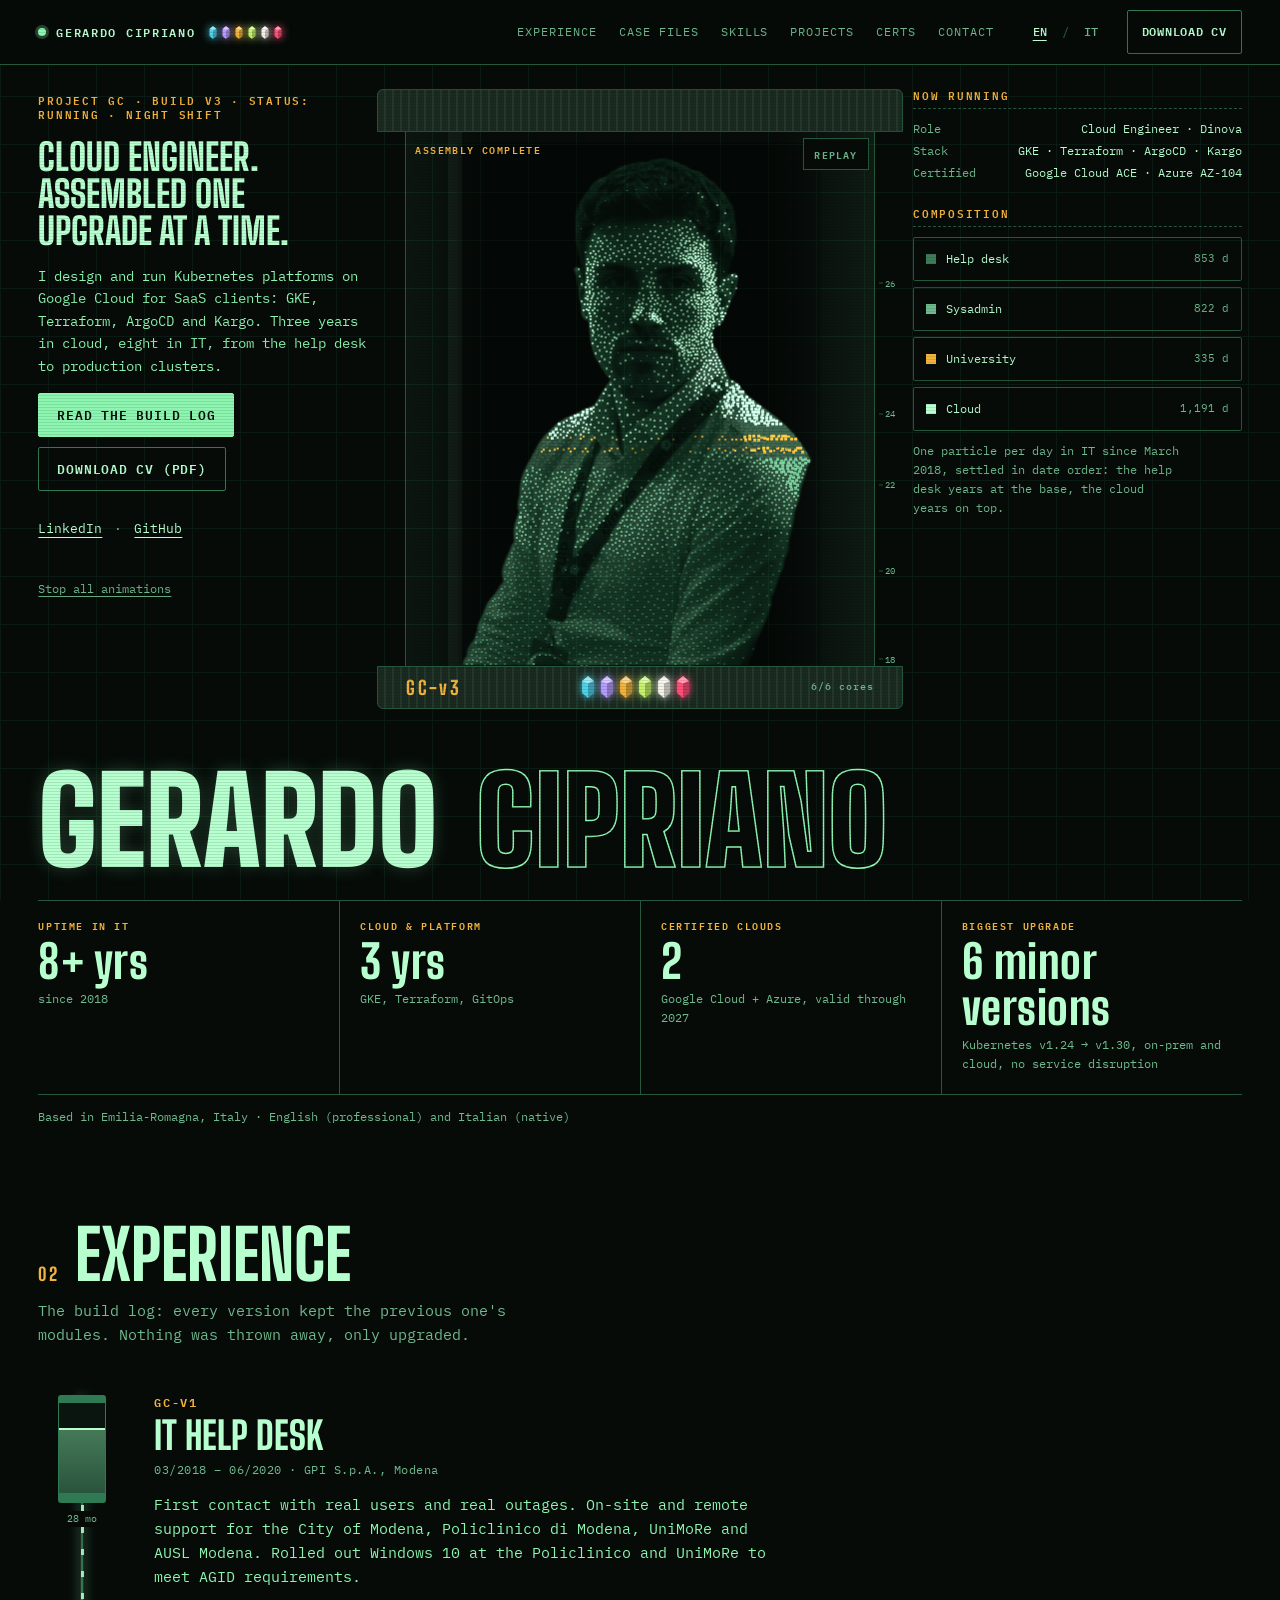
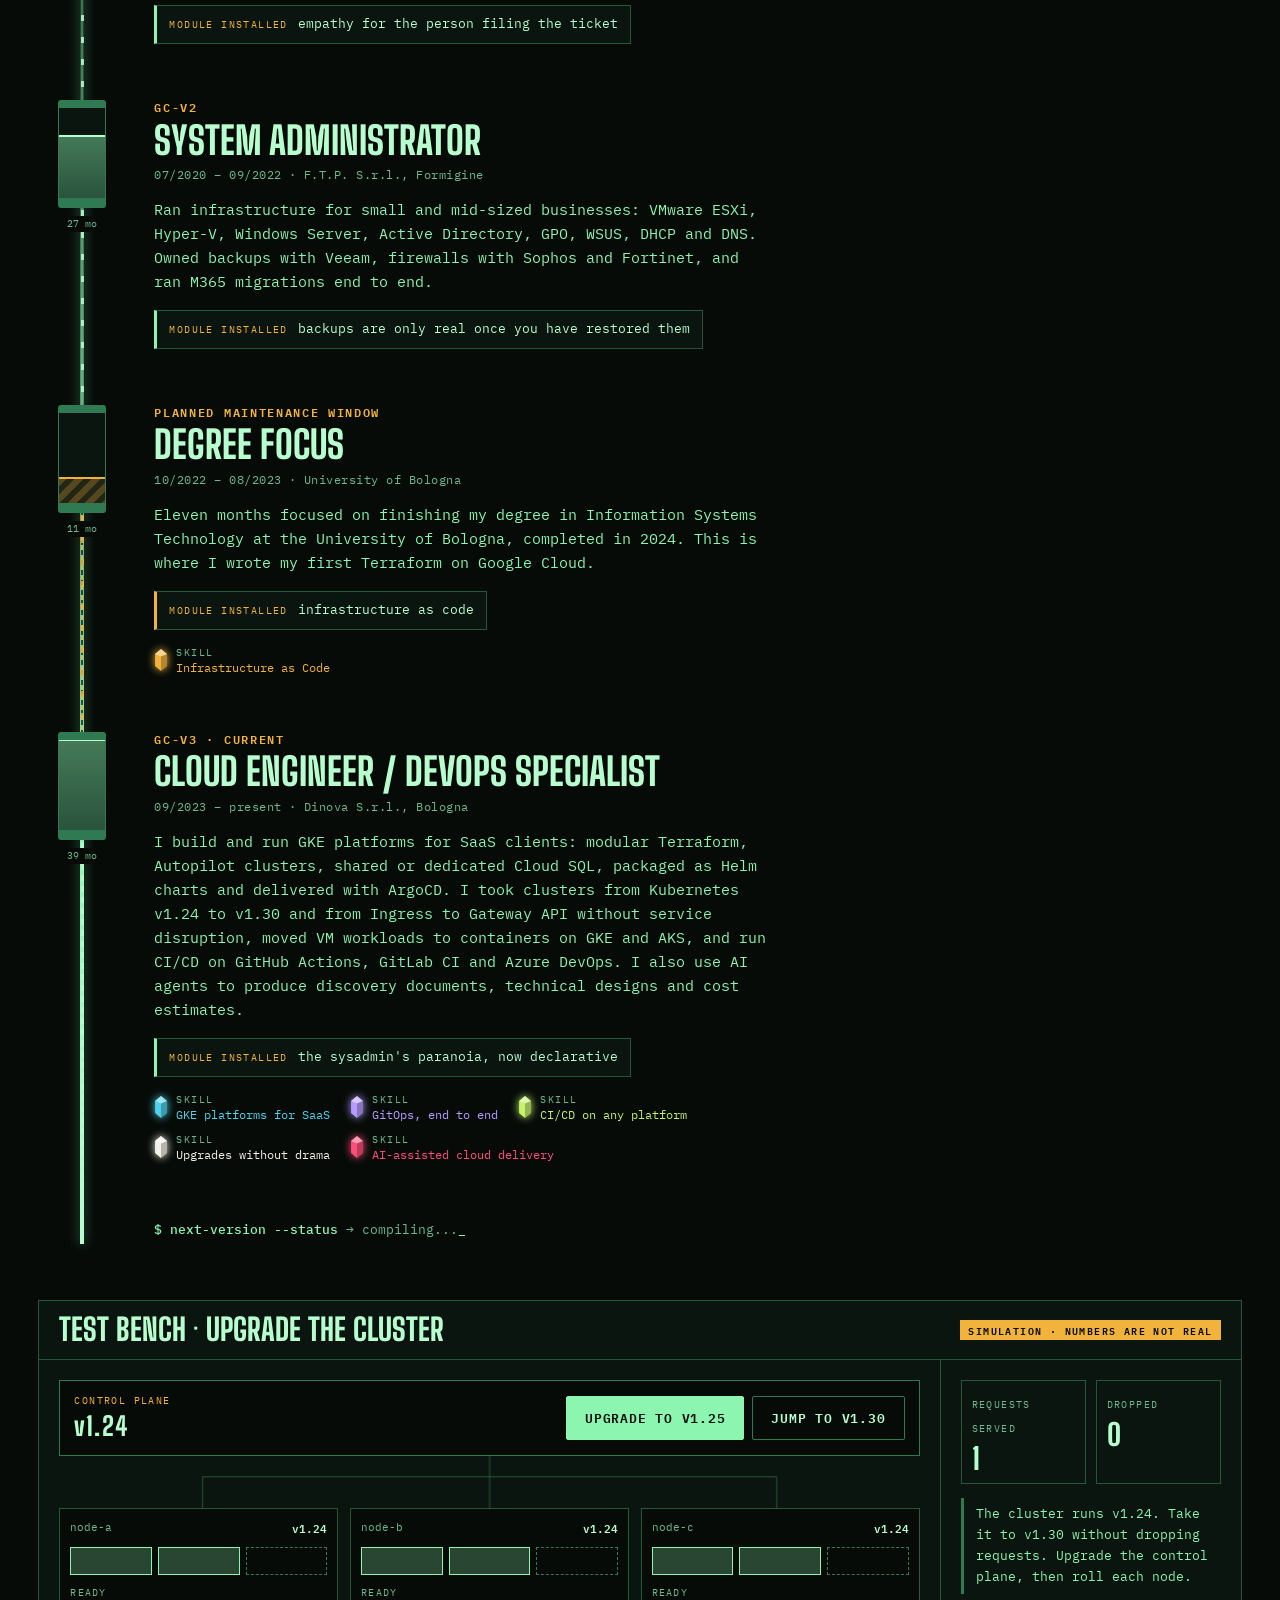
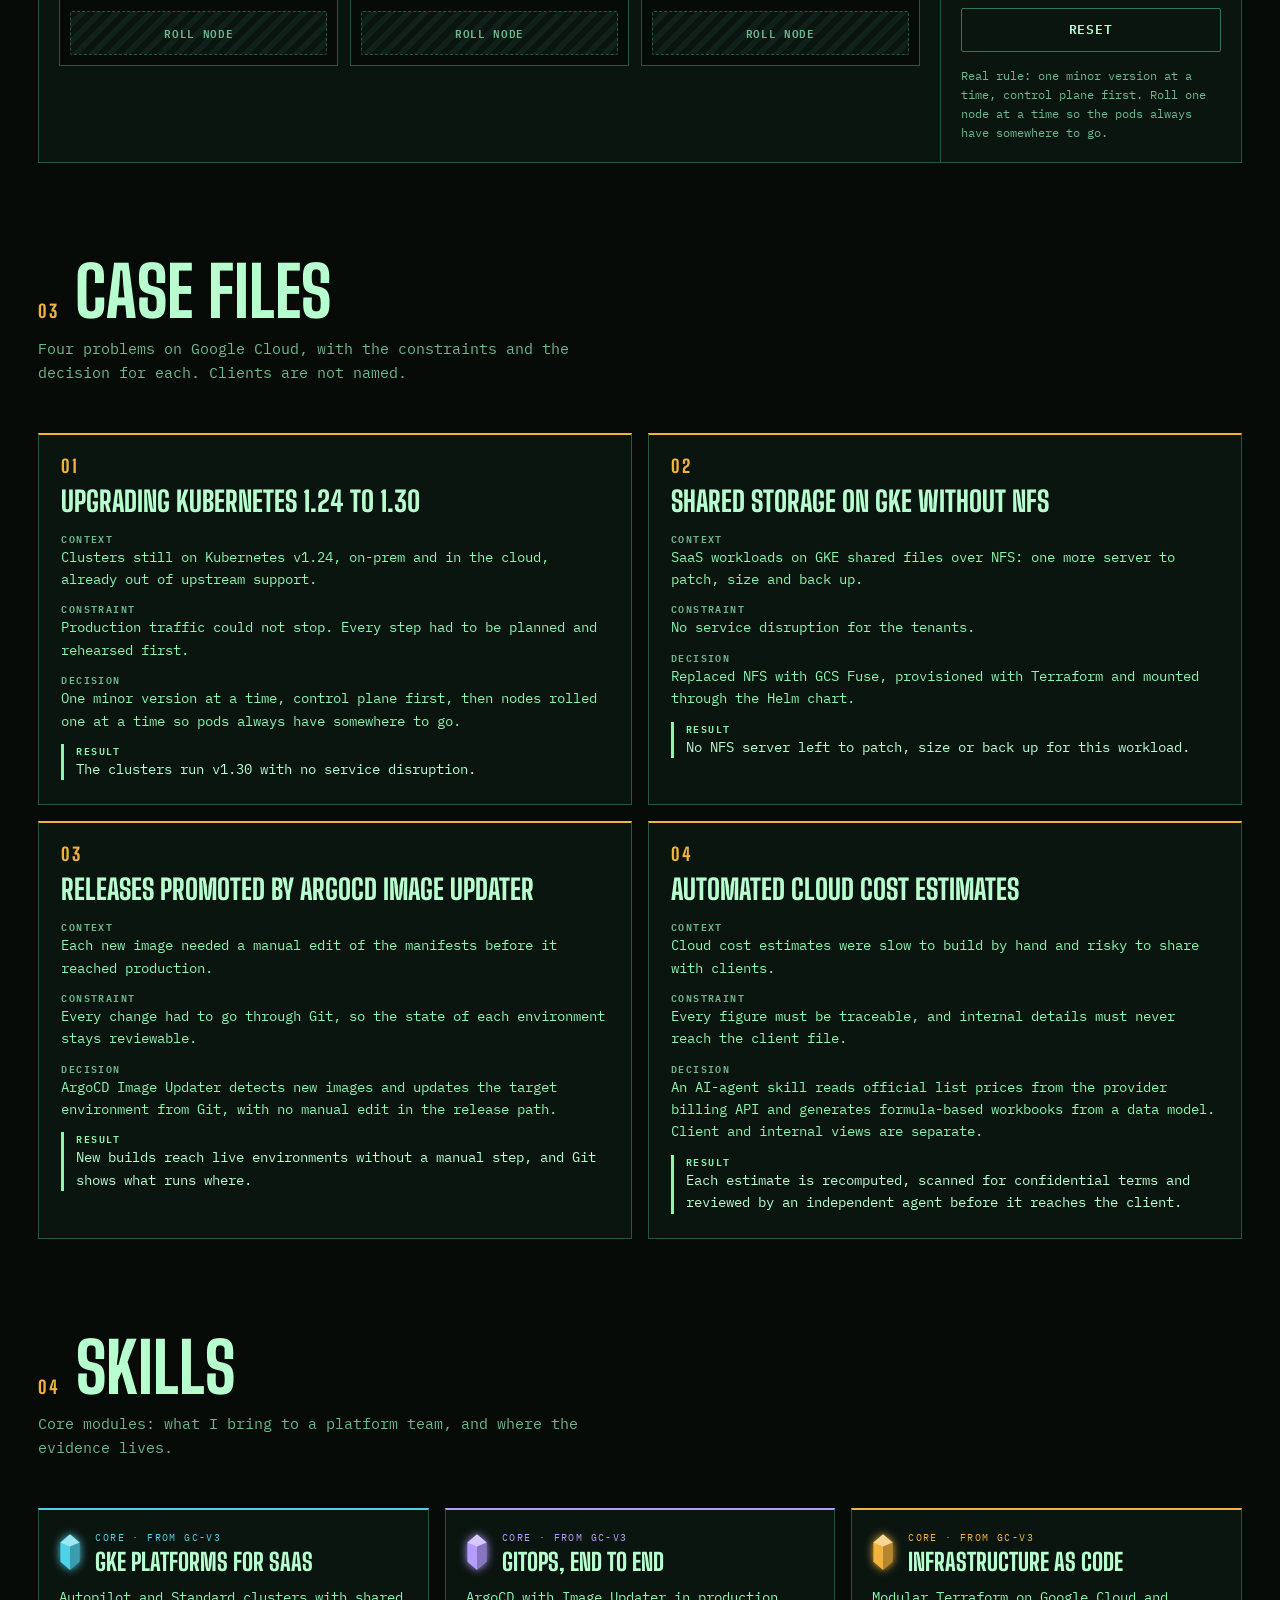
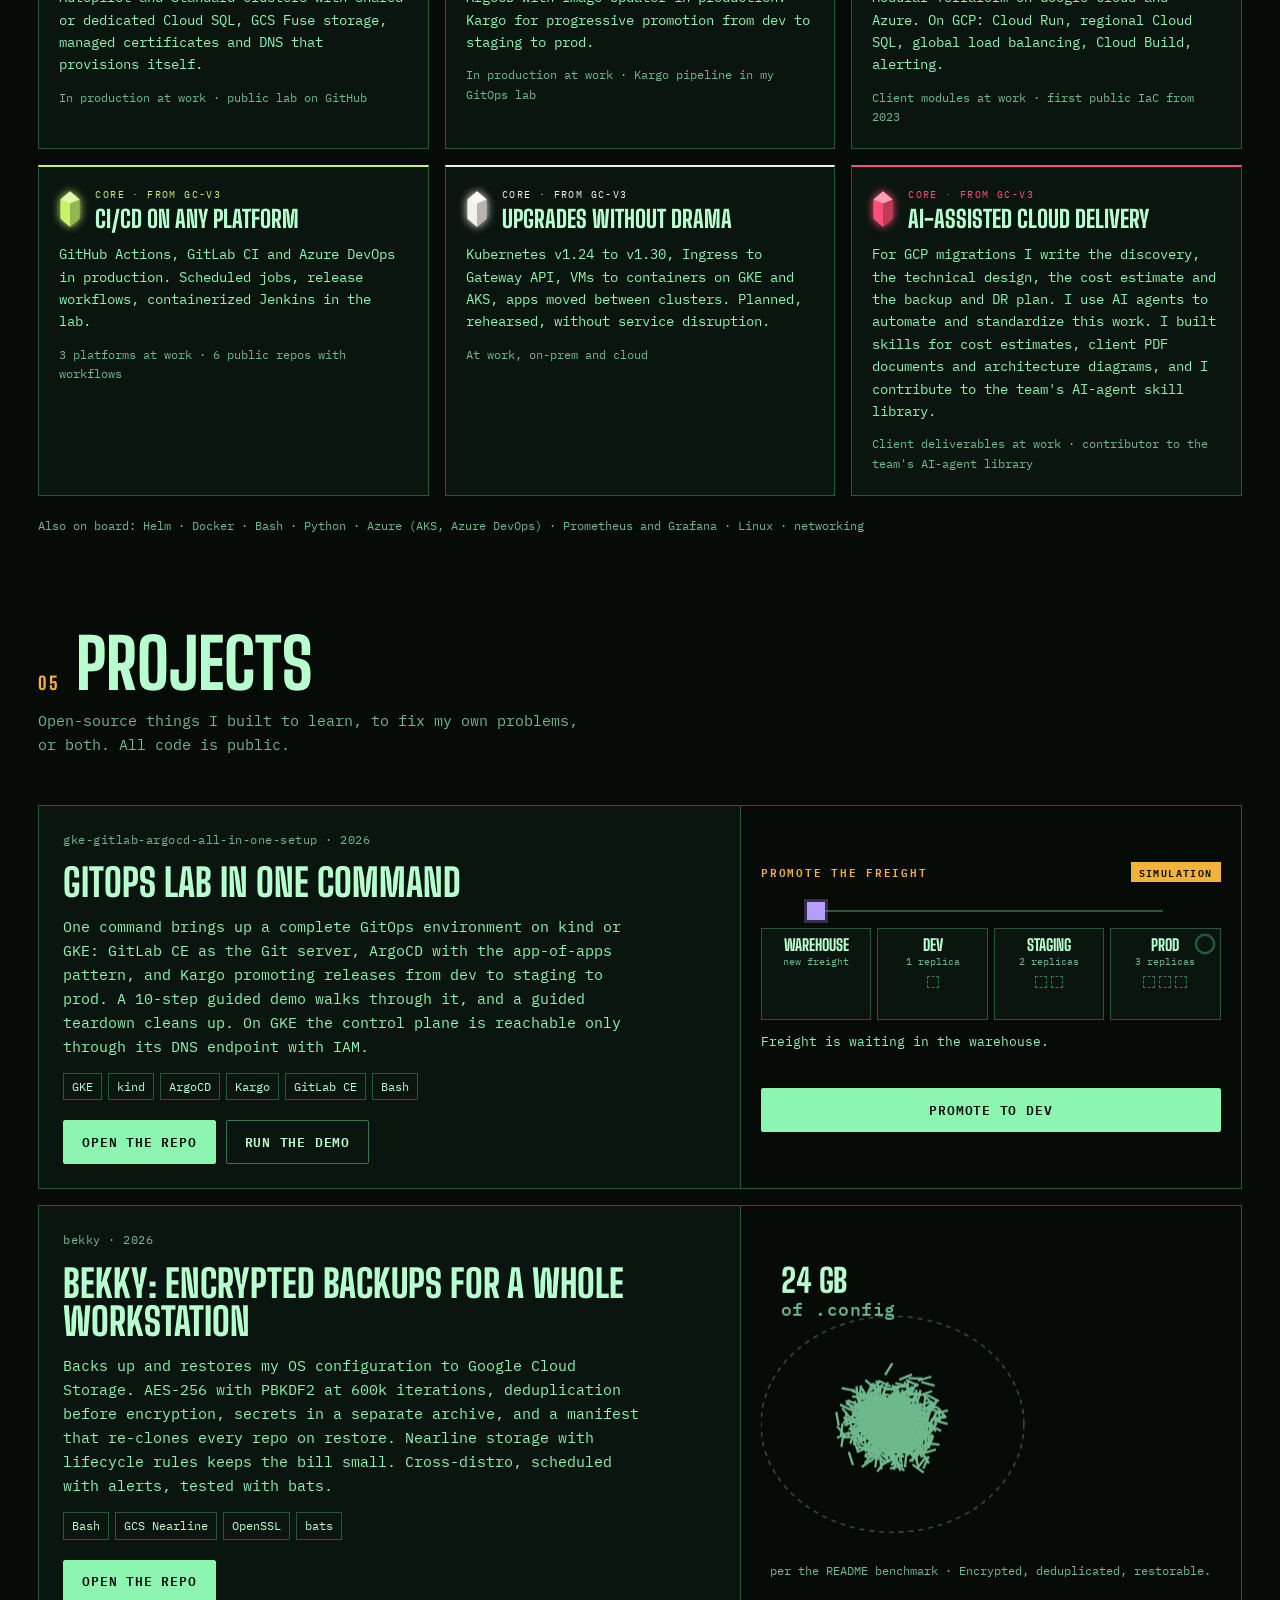
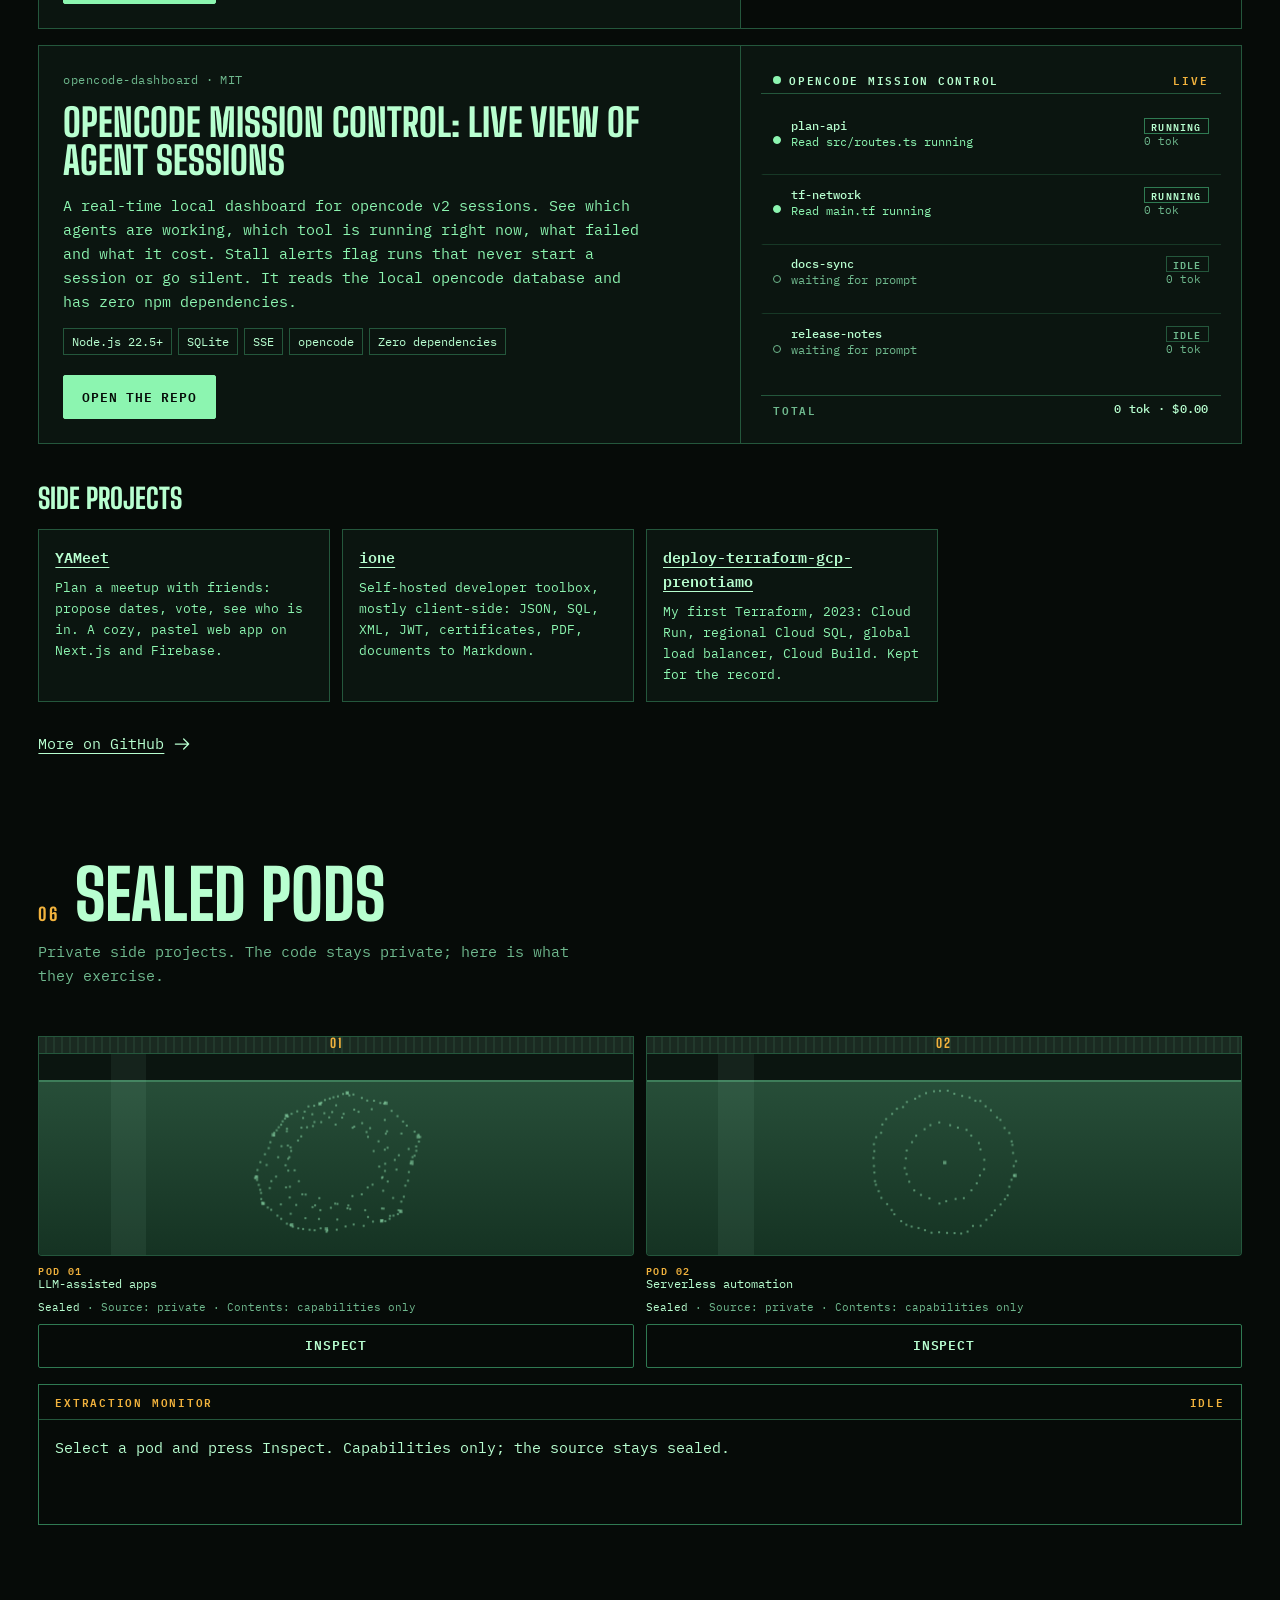
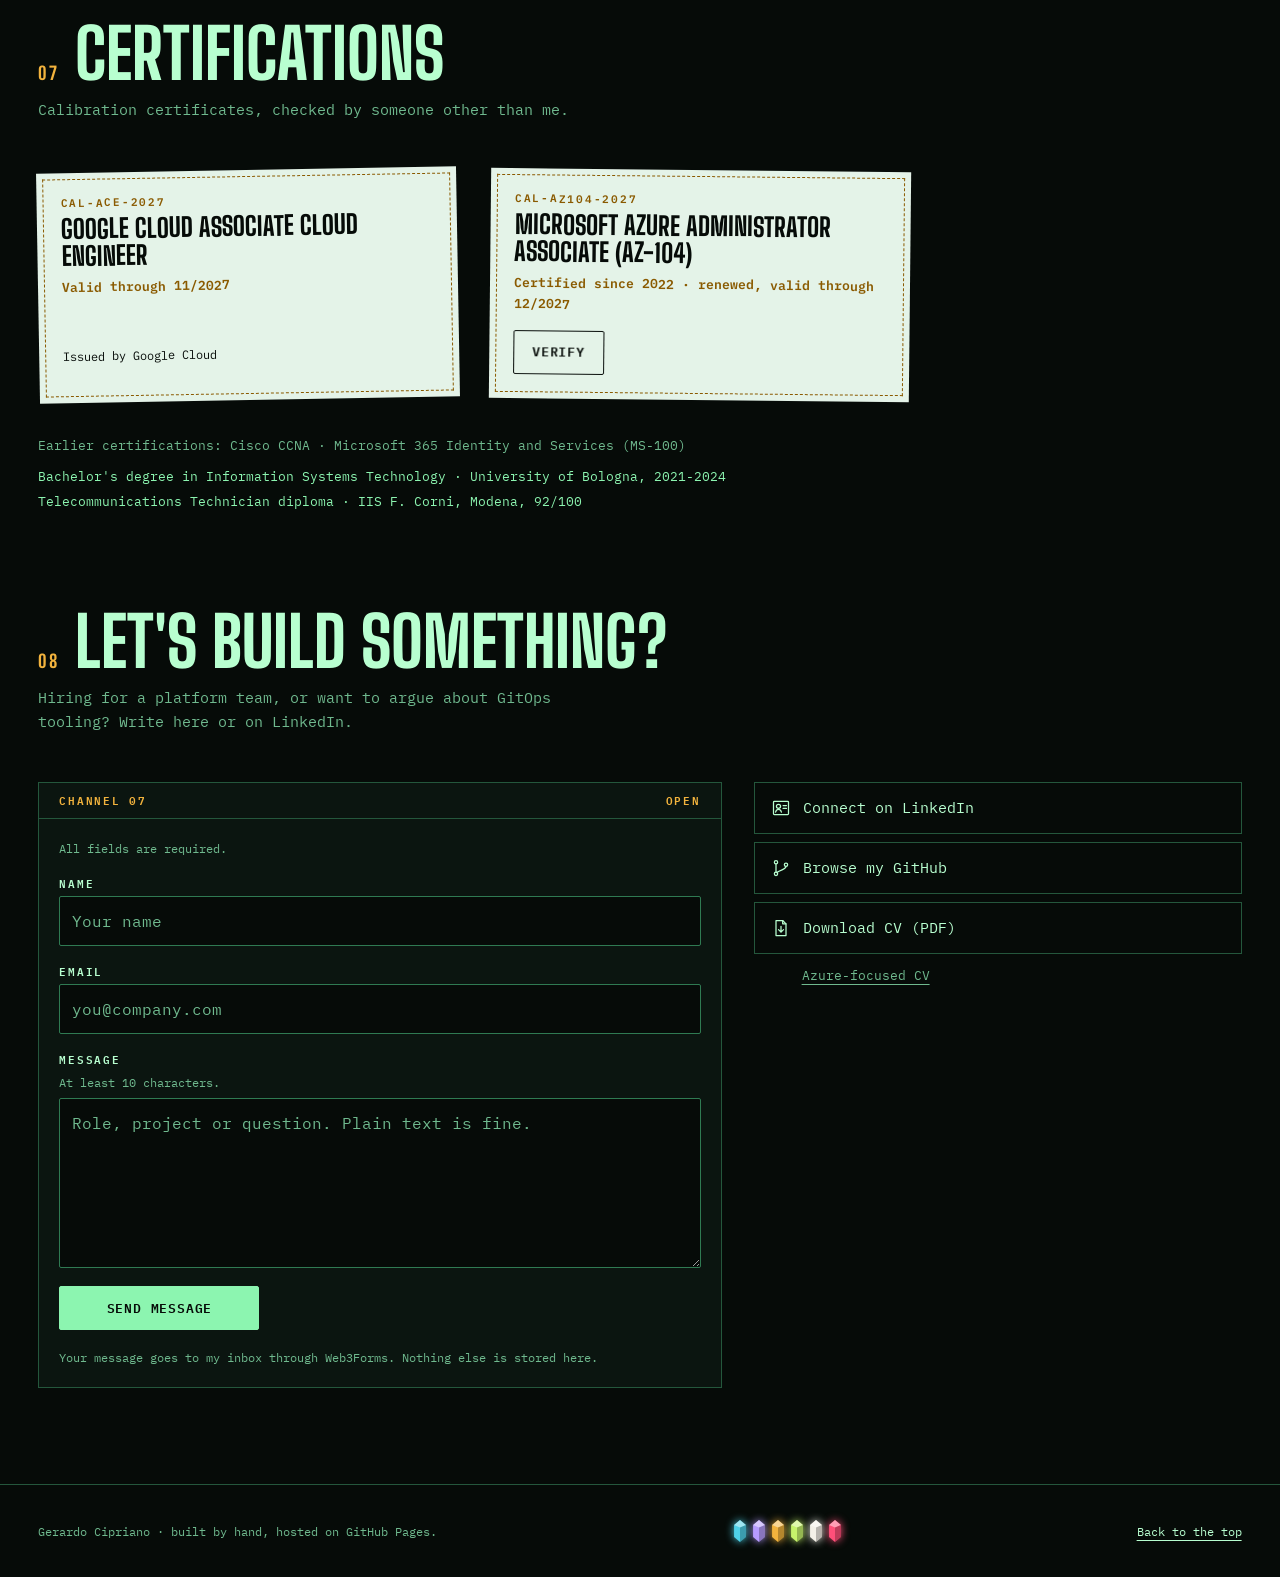
<file: it/index.html>
<!doctype html>
<html lang="it" data-content-hash="17i3rrc">
<head>
<meta charset="utf-8">
<meta name="viewport" content="width=device-width, initial-scale=1, viewport-fit=cover">
<meta name="theme-color" content="#060B08">
<meta name="color-scheme" content="dark">
<!--slot:head--><script>
(function () {
  try {
    var cur = "it", paths = {"en":"/","it":"/it/"}, hop = 'gc-lang-hop';
    if (localStorage.getItem('gc-lang') || sessionStorage.getItem(hop)) return;
    var langs = navigator.languages && navigator.languages.length ? navigator.languages : [navigator.language || ''];
    var want = 'en';
    for (var i = 0; i < langs.length; i++) { var c = String(langs[i] || '').split('-')[0].toLowerCase(); if (c === 'it' || c === 'en') { want = c; break; } }
    if (want === cur) return;
    sessionStorage.setItem(hop, '1');
    location.replace(paths[want] + location.search + location.hash);
  } catch (e) { /* storage blocked: stay on this page */ }
})();
</script>
<title>Gerardo Cipriano · Cloud Engineer (GCP, GKE, GitOps)</title>
<meta name="description" content="Cloud engineer che costruisce piattaforme Kubernetes su Google Cloud con GKE, Terraform, ArgoCD e Kargo. Dall'help desk ai cluster di produzione. Con base in Italia.">
<link rel="canonical" href="https://gerardocipriano.github.io/it/">
<link rel="alternate" hreflang="en" href="https://gerardocipriano.github.io/">
<link rel="alternate" hreflang="it" href="https://gerardocipriano.github.io/it/">
<link rel="alternate" hreflang="x-default" href="https://gerardocipriano.github.io/">
<meta name="author" content="Gerardo Cipriano">
<meta property="og:type" content="profile">
<meta property="og:site_name" content="Gerardo Cipriano">
<meta property="og:title" content="Gerardo Cipriano · Cloud Engineer">
<meta property="og:description" content="Progetto e gestisco piattaforme GKE su Google Cloud. Leggi il build log: dall'help desk a Kubernetes, un upgrade alla volta.">
<meta property="og:url" content="https://gerardocipriano.github.io/it/">
<meta property="og:image" content="https://gerardocipriano.github.io/assets/site/img/og-image.png">
<meta property="og:image:width" content="1200">
<meta property="og:image:height" content="630">
<meta property="og:image:alt" content="Ritratto di Gerardo Cipriano fatto di particelle verdi dentro un vaso da laboratorio, accanto al nome e alla scritta Cloud Engineer, GKE, Terraform, GitOps">
<meta property="og:locale" content="it_IT">
<meta property="og:locale:alternate" content="en_US">
<meta property="profile:first_name" content="Gerardo">
<meta property="profile:last_name" content="Cipriano">
<meta name="twitter:card" content="summary_large_image">
<meta name="twitter:title" content="Gerardo Cipriano · Cloud Engineer">
<meta name="twitter:description" content="Progetto e gestisco piattaforme GKE su Google Cloud. Leggi il build log: dall'help desk a Kubernetes, un upgrade alla volta.">
<meta name="twitter:image" content="https://gerardocipriano.github.io/assets/site/img/og-image.png">
<style id="gc-theme">:root{--core-gke:#4FD1E8;--core-gitops:#B69CFF;--core-iac:#F2B33D;--core-cicd:#C6F36B;--core-upg:#F4F1E8;--core-ai:#FF4F79;--era-0:#3E7D5A;--era-1:#6FB98E;--era-2:#F2B33D;--era-3:#B8FFD0}[data-core="gke"]{--c:var(--core-gke)}[data-core="gitops"]{--c:var(--core-gitops)}[data-core="iac"]{--c:var(--core-iac)}[data-core="cicd"]{--c:var(--core-cicd)}[data-core="upg"]{--c:var(--core-upg)}[data-core="ai"]{--c:var(--core-ai)}[data-era="0"]{--c:var(--era-0)}[data-era="1"]{--c:var(--era-1)}[data-era="2"]{--c:var(--era-2)}[data-era="3"]{--c:var(--era-3)}</style>
<script type="application/ld+json">{
 "@context": "https://schema.org",
 "@type": "Person",
 "name": "Gerardo Cipriano",
 "url": "https://gerardocipriano.github.io/",
 "image": "https://gerardocipriano.github.io/assets/site/img/og-image.png",
 "jobTitle": "Cloud Engineer",
 "description": "Cloud engineer che costruisce e gestisce piattaforme Kubernetes su Google Cloud, e ci rilascia sopra con GitOps.",
 "worksFor": {
  "@type": "Organization",
  "name": "Dinova S.r.l."
 },
 "alumniOf": {
  "@type": "CollegeOrUniversity",
  "name": "University of Bologna"
 },
 "homeLocation": {
  "@type": "Place",
  "name": "Emilia-Romagna, Italia"
 },
 "knowsLanguage": [
  "en",
  "it"
 ],
 "knowsAbout": [
  "Google Cloud",
  "Kubernetes",
  "GKE",
  "Terraform",
  "ArgoCD",
  "Kargo",
  "GitOps",
  "CI/CD",
  "Helm",
  "Azure",
  "AKS"
 ],
 "sameAs": [
  "https://www.linkedin.com/in/gerardo-cipriano",
  "https://github.com/gerardocipriano"
 ],
 "hasCredential": [
  {
   "@type": "EducationalOccupationalCredential",
   "name": "Google Cloud Associate Cloud Engineer",
   "credentialCategory": "Professional certification",
   "recognizedBy": {
    "@type": "Organization",
    "name": "Google Cloud"
   }
  },
  {
   "@type": "EducationalOccupationalCredential",
   "name": "Microsoft Azure Administrator Associate (AZ-104)",
   "credentialCategory": "Professional certification",
   "recognizedBy": {
    "@type": "Organization",
    "name": "Microsoft"
   },
   "url": "https://www.credly.com/badges/f051ec71-d33c-45ea-85c9-f8ff2670bb09"
  }
 ]
}</script><!--/slot:head-->
<link rel="icon" href="/assets/site/img/favicon.svg" type="image/svg+xml">
<link rel="icon" href="/assets/site/img/favicon-32.png" sizes="32x32" type="image/png">
<link rel="apple-touch-icon" href="/assets/site/img/apple-touch-icon.png">
<link rel="manifest" href="/site.webmanifest">
<link rel="preconnect" href="https://fonts.googleapis.com">
<link rel="preconnect" href="https://fonts.gstatic.com" crossorigin>
<link rel="preload" as="style" href="https://fonts.googleapis.com/css2?family=Big+Shoulders+Display:wght@700;800;900&amp;family=IBM+Plex+Mono:wght@400;500;600&amp;display=swap">
<link rel="stylesheet" href="https://fonts.googleapis.com/css2?family=Big+Shoulders+Display:wght@700;800;900&amp;family=IBM+Plex+Mono:wght@400;500;600&amp;display=swap">
<link rel="stylesheet" href="/assets/site/site.css">
<link rel="stylesheet" href="/assets/site/fx.css">
<link rel="stylesheet" href="/assets/site/dashboard-viz.css">
<link rel="preload" as="fetch" href="/data/content.it.json" crossorigin>
<link rel="preload" as="image" href="/assets/site/img/portrait-luma.png">
<link rel="modulepreload" href="/assets/site/js/render.js">
<link rel="modulepreload" href="/assets/site/js/data-source.js">
<link rel="modulepreload" href="/assets/site/js/genesis.js">
<link rel="modulepreload" href="/assets/site/js/bench.js">
<link rel="modulepreload" href="/assets/site/js/lab.js">
<link rel="modulepreload" href="/assets/site/js/contact.js">
<script>
  // Motion flag before first paint, so a visitor who skipped the animation never sees it start.
  try { if (localStorage.getItem('gc-motion') === 'low') document.documentElement.dataset.motion = 'low'; } catch (e) {}
  document.documentElement.classList.add('js');
</script>
<script type="module" src="/assets/site/js/main.js"></script>
</head>
<body>
<a class="skip" href="#main" data-slot="skip"><!--slot:skip-->Vai al contenuto<!--/slot:skip--></a>

<svg width="0" height="0" class="defs" aria-hidden="true" focusable="false">
  <symbol id="i-person" viewBox="0 0 24 24"><rect x="3" y="4" width="18" height="16" rx="1"/><circle cx="9" cy="10" r="2.5"/><path d="M5.5 17c.6-2.2 2-3.3 3.5-3.3s2.9 1.1 3.5 3.3M14.5 9h4M14.5 12.5h4"/></symbol>
  <symbol id="i-branch" viewBox="0 0 24 24"><circle cx="6" cy="5" r="2"/><circle cx="6" cy="19" r="2"/><circle cx="18" cy="8" r="2"/><path d="M6 7v10M18 10c0 4-6 3.5-11 7.5"/></symbol>
  <symbol id="i-doc" viewBox="0 0 24 24"><path d="M6 3h8l4 4v14H6z"/><path d="M14 3v4h4M12 10v7M9 14l3 3 3-3"/></symbol>
  <symbol id="i-alert" viewBox="0 0 24 24"><path d="M12 3 2.5 20h19z"/><path d="M12 10v4.5M12 17.2v.3"/></symbol>
  <symbol id="i-arrow" viewBox="0 0 24 24"><path d="M4 12h15M14 6l6 6-6 6"/></symbol>
</svg>

<!-- Structure only. Every slot is filled from data/content*.json: by scripts/build.mjs at build
     time (complete HTML for crawlers and no-JS visitors) and again in the browser by
     assets/site/js/render.js when the data source returns content newer than the build. -->
<header class="bar" id="bar" data-slot="bar"><!--slot:bar--><a class="brand" href="#top" id="brand" aria-label="Gerardo Cipriano, torna all'inizio"><span class="lamp" id="lamp" aria-hidden="true"></span><span aria-hidden="true">Gerardo Cipriano</span></a>
  <span class="housing bar-housing" id="barHousing" role="img" aria-label="Nuclei raccolti: 0 su 6"><svg class="gem" data-core="gke" viewBox="0 0 16 26" aria-hidden="true" focusable="false"><polygon class="f" points="8,0 15,6 15,20 8,26 1,20 1,6"/><polygon class="hl" points="8,0 15,6 8,9 1,6"/><polygon class="sh" points="8,9 15,6 15,20 8,26"/></svg><svg class="gem" data-core="gitops" viewBox="0 0 16 26" aria-hidden="true" focusable="false"><polygon class="f" points="8,0 15,6 15,20 8,26 1,20 1,6"/><polygon class="hl" points="8,0 15,6 8,9 1,6"/><polygon class="sh" points="8,9 15,6 15,20 8,26"/></svg><svg class="gem" data-core="iac" viewBox="0 0 16 26" aria-hidden="true" focusable="false"><polygon class="f" points="8,0 15,6 15,20 8,26 1,20 1,6"/><polygon class="hl" points="8,0 15,6 8,9 1,6"/><polygon class="sh" points="8,9 15,6 15,20 8,26"/></svg><svg class="gem" data-core="cicd" viewBox="0 0 16 26" aria-hidden="true" focusable="false"><polygon class="f" points="8,0 15,6 15,20 8,26 1,20 1,6"/><polygon class="hl" points="8,0 15,6 8,9 1,6"/><polygon class="sh" points="8,9 15,6 15,20 8,26"/></svg><svg class="gem" data-core="upg" viewBox="0 0 16 26" aria-hidden="true" focusable="false"><polygon class="f" points="8,0 15,6 15,20 8,26 1,20 1,6"/><polygon class="hl" points="8,0 15,6 8,9 1,6"/><polygon class="sh" points="8,9 15,6 15,20 8,26"/></svg><svg class="gem" data-core="ai" viewBox="0 0 16 26" aria-hidden="true" focusable="false"><polygon class="f" points="8,0 15,6 15,20 8,26 1,20 1,6"/><polygon class="hl" points="8,0 15,6 8,9 1,6"/><polygon class="sh" points="8,9 15,6 15,20 8,26"/></svg></span>
  <nav class="nav" aria-label="Sezioni"><ul class="nav-links" id="navLinks"><li><a href="#log">Esperienza</a></li><li><a href="#cases">Casi di studio</a></li><li><a href="#modules">Competenze</a></li><li><a href="#experiments">Progetti</a></li><li><a href="#certs">Certificazioni</a></li><li><a href="#contact">Contatti</a></li></ul></nav>
  <nav class="lang-switch lang-switch-bar" aria-label="Lingua"><a class="lang-link" href="/" lang="en" hreflang="en" data-lang="en">EN</a><span class="lang-sep" aria-hidden="true">/</span><a class="lang-link" href="/it/" lang="it" hreflang="it" data-lang="it" aria-current="true">IT</a></nav>
  <a class="btn bar-cv" href="/assets/docs/Gerardo_Cipriano_CV_GCP.pdf" type="application/pdf">Scarica CV<span class="sr"> (PDF)</span></a>
  <button class="menu-btn" id="menuBtn" type="button" aria-label="Menu" aria-expanded="false" aria-controls="menu"><svg viewBox="0 0 24 24" aria-hidden="true"><path d="M4 7h16M4 12h16M4 17h16"/></svg></button><!--/slot:bar--></header>
<div class="menu" id="menu" role="dialog" aria-modal="true" aria-label="Sezioni" hidden data-slot="menu"><!--slot:menu--><ul><li><a href="#log">Esperienza</a></li><li><a href="#cases">Casi di studio</a></li><li><a href="#modules">Competenze</a></li><li><a href="#experiments">Progetti</a></li><li><a href="#certs">Certificazioni</a></li><li><a href="#contact">Contatti</a></li></ul><nav class="lang-switch lang-switch-menu" aria-label="Lingua"><a class="lang-link" href="/" lang="en" hreflang="en" data-lang="en">EN</a><span class="lang-sep" aria-hidden="true">/</span><a class="lang-link" href="/it/" lang="it" hreflang="it" data-lang="it" aria-current="true">IT</a></nav><button class="btn menu-close" id="menuClose" type="button">Chiudi menu</button><!--/slot:menu--></div>

<main id="main" tabindex="-1">
<section class="hero" id="top" aria-labelledby="name" data-slot="hero"><!--slot:hero--><div class="plate"><h1 id="name"><span class="first">Gerardo</span> <span class="last">Cipriano</span></h1></div>
  <div class="h-copy">
    <p class="eyebrow" id="eyebrow">Progetto GC · Build v3 · Stato: in esecuzione</p>
    <h2 class="h-sub">Cloud engineer. Assemblato un upgrade alla volta.</h2>
    <p class="h-text">Progetto e gestisco piattaforme Kubernetes su Google Cloud per clienti SaaS: GKE, Terraform, ArgoCD e Kargo. Tre anni nel cloud, otto nell'IT, dall'help desk ai cluster di produzione.</p>
    <div class="h-cta"><a class="btn primary" href="#log">Leggi il build log</a><a class="btn" href="/assets/docs/Gerardo_Cipriano_CV_GCP.pdf" type="application/pdf">Scarica il CV (PDF)</a></div>
    <p class="h-links"><a href="https://www.linkedin.com/in/gerardo-cipriano" rel="noopener">LinkedIn</a><span aria-hidden="true">·</span><a href="https://github.com/gerardocipriano" rel="noopener">GitHub</a></p>
    <button class="skipanim" id="skipanim" type="button" aria-pressed="false">Ferma tutte le animazioni</button>
  </div>
  <div class="vessel" id="vessel">
    <div class="cap top" aria-hidden="true"></div>
    <div class="glass" id="glass" role="img" aria-label="Ritratto di Gerardo Cipriano fatto di particelle, una per ogni giorno della sua carriera IT dal marzo 2018">
      <picture>
        <source type="image/avif" srcset="/assets/site/img/portrait-duo-420.avif 420w, /assets/site/img/portrait-duo-840.avif 840w" sizes="(min-width: 900px) 460px, 70vw">
        <source type="image/webp" srcset="/assets/site/img/portrait-duo-420.webp 420w, /assets/site/img/portrait-duo-840.webp 840w" sizes="(min-width: 900px) 460px, 70vw">
        <img src="/assets/site/img/portrait-duo-420.jpg" width="420" height="603" alt="" decoding="async">
      </picture>
      <canvas id="cv" aria-hidden="true"></canvas>
    </div>
    <div class="v-status" id="vstatus" aria-hidden="true">standby</div>
    <button class="v-replay" id="replay" type="button"><span>Riavvia</span></button>
    <div class="ticks" id="ticks" aria-hidden="true"></div>
    <div class="cap bot" id="plateBase"><span class="v-id" aria-hidden="true">GC-v3</span><span class="housing" id="housing" aria-hidden="true"><svg class="gem" data-core="gke" viewBox="0 0 16 26" aria-hidden="true" focusable="false"><polygon class="f" points="8,0 15,6 15,20 8,26 1,20 1,6"/><polygon class="hl" points="8,0 15,6 8,9 1,6"/><polygon class="sh" points="8,9 15,6 15,20 8,26"/></svg><svg class="gem" data-core="gitops" viewBox="0 0 16 26" aria-hidden="true" focusable="false"><polygon class="f" points="8,0 15,6 15,20 8,26 1,20 1,6"/><polygon class="hl" points="8,0 15,6 8,9 1,6"/><polygon class="sh" points="8,9 15,6 15,20 8,26"/></svg><svg class="gem" data-core="iac" viewBox="0 0 16 26" aria-hidden="true" focusable="false"><polygon class="f" points="8,0 15,6 15,20 8,26 1,20 1,6"/><polygon class="hl" points="8,0 15,6 8,9 1,6"/><polygon class="sh" points="8,9 15,6 15,20 8,26"/></svg><svg class="gem" data-core="cicd" viewBox="0 0 16 26" aria-hidden="true" focusable="false"><polygon class="f" points="8,0 15,6 15,20 8,26 1,20 1,6"/><polygon class="hl" points="8,0 15,6 8,9 1,6"/><polygon class="sh" points="8,9 15,6 15,20 8,26"/></svg><svg class="gem" data-core="upg" viewBox="0 0 16 26" aria-hidden="true" focusable="false"><polygon class="f" points="8,0 15,6 15,20 8,26 1,20 1,6"/><polygon class="hl" points="8,0 15,6 8,9 1,6"/><polygon class="sh" points="8,9 15,6 15,20 8,26"/></svg><svg class="gem" data-core="ai" viewBox="0 0 16 26" aria-hidden="true" focusable="false"><polygon class="f" points="8,0 15,6 15,20 8,26 1,20 1,6"/><polygon class="hl" points="8,0 15,6 8,9 1,6"/><polygon class="sh" points="8,9 15,6 15,20 8,26"/></svg></span><em id="coreCount" aria-hidden="true">0/6 nuclei</em></div>
    <p class="core-hint" id="coreHint" hidden>0/6 nuclei · scorri per caricare</p>
  </div>
  <div class="h-read">
    <h3 class="panel-t">In esecuzione ora</h3>
    <dl class="kv" id="telemetry" aria-hidden="true" hidden>
      <dt>T+</dt><dd id="tT">2.50 s</dd><dt>Temperatura</dt><dd id="tK">2.7 K</dd><dt>Data</dt><dd id="tD">10/2026</dd>
      <dt>Particelle</dt><dd id="tN">3157</dd><dt>Fase</dt><dd id="tP">struttura</dd>
    </dl>
    <dl class="kv now" id="nowRunning"><dt>Ruolo</dt><dd>Cloud Engineer · Dinova</dd><dt>Stack</dt><dd>GKE · Terraform · ArgoCD · Kargo</dd><dt>Certificato</dt><dd>Google Cloud ACE · Azure AZ-104</dd></dl>
    <h3 class="panel-t" id="comp-h">Composizione</h3>
    <ul class="eras" aria-labelledby="comp-h"><li><button class="era" type="button" data-era="0" disabled aria-pressed="false"><i aria-hidden="true"></i>Help desk<small data-c="0">853<span aria-hidden="true"> g</span><span class="sr"> giorni</span></small></button></li><li><button class="era" type="button" data-era="1" disabled aria-pressed="false"><i aria-hidden="true"></i>Sistemista<small data-c="1">822<span aria-hidden="true"> g</span><span class="sr"> giorni</span></small></button></li><li><button class="era" type="button" data-era="2" disabled aria-pressed="false"><i aria-hidden="true"></i>Università<small data-c="2">335<span aria-hidden="true"> g</span><span class="sr"> giorni</span></small></button></li><li><button class="era" type="button" data-era="3" disabled aria-pressed="false"><i aria-hidden="true"></i>Cloud<small data-c="3">1147<span aria-hidden="true"> g</span><span class="sr"> giorni</span></small></button></li></ul>
    <p class="note">Una particella per ogni giorno nell'IT dal marzo 2018, disposte in ordine di data: gli anni dell'help desk alla base, quelli nel cloud in cima.</p>
  </div><!--/slot:hero--></section>
<section class="spec-wrap" id="spec" aria-label="Numeri chiave" data-slot="spec"><!--slot:spec--><dl class="spec"><div><dt>Uptime nell'IT</dt><dd><b>8+ anni</b><span>dal 2018</span></dd></div><div><dt>Cloud e platform</dt><dd><b>3 anni</b><span>GKE, Terraform, GitOps</span></dd></div><div><dt>Cloud certificati</dt><dd><b>2</b><span>Google Cloud + Azure, validi fino al 2027</span></dd></div><div><dt>Upgrade più grande</dt><dd><b>6 versioni minori</b><span>Kubernetes v1.24 → v1.30, on-prem e cloud, senza interruzioni di servizio</span></dd></div></dl>
  <p class="spec-foot">Con base in Emilia-Romagna, Italia · Inglese (professionale) e italiano (madrelingua)</p><!--/slot:spec--></section>
<section class="sec log" id="log" aria-labelledby="log-h" data-slot="log"><!--slot:log--><header class="sec-h"><span class="n" aria-hidden="true">02</span><h2 id="log-h">Esperienza</h2></header>
  <p class="lede">Il build log: ogni versione ha conservato i moduli della precedente. Nulla è stato buttato, solo aggiornato.</p>
  <div class="entries" id="entries">
    <div class="rail" aria-hidden="true"><div class="charge" id="charge"></div></div>
    <ol class="list">
      <li class="entry" data-entry="gcv1" style="--lvl:74%">
        <div class="node" aria-hidden="true"><div class="pod"><div class="liq"></div></div><span class="pod-cap" data-months="0">28 mesi</span></div>
        <div class="e-body">
          <p class="e-ver">GC-v1</p>
          <h3>IT Help Desk</h3>
          <p class="e-meta">03/2018 – 06/2020 · GPI S.p.A., Modena</p>
          <p>Primo contatto con utenti reali e disservizi reali. Supporto in sede e da remoto per il Comune di Modena, il Policlinico di Modena, UniMoRe e AUSL Modena. Migrazione a Windows 10 al Policlinico e in UniMoRe per rispettare i requisiti AGID.</p>
          <p class="module"><small>Modulo installato</small> <code>empatia per chi apre il ticket</code></p>
          
        </div>
      </li>
      <li class="entry" data-entry="gcv2" style="--lvl:71%">
        <div class="node" aria-hidden="true"><div class="pod"><div class="liq"></div></div><span class="pod-cap" data-months="1">27 mesi</span></div>
        <div class="e-body">
          <p class="e-ver">GC-v2</p>
          <h3>Sistemista</h3>
          <p class="e-meta">07/2020 – 09/2022 · F.T.P. S.r.l., Formigine</p>
          <p>Gestione dell'infrastruttura per piccole e medie imprese: VMware ESXi, Hyper-V, Windows Server, Active Directory, GPO, WSUS, DHCP e DNS. Backup con Veeam, firewall Sophos e Fortinet, migrazioni M365 completate end to end.</p>
          <p class="module"><small>Modulo installato</small> <code>un backup esiste davvero solo dopo averlo ripristinato</code></p>
          
        </div>
      </li>
      <li class="entry gap" data-entry="maintenance" data-cores="iac" style="--lvl:29%">
        <div class="node" aria-hidden="true"><div class="pod"><div class="liq"></div></div><span class="pod-cap" data-months="2">11 mesi</span></div>
        <div class="e-body">
          <p class="e-ver">Finestra di manutenzione programmata</p>
          <h3>Focus sulla laurea</h3>
          <p class="e-meta">10/2022 – 08/2023 · University of Bologna</p>
          <p>Undici mesi dedicati alla laurea in Tecnologie dei Sistemi Informatici all'Università di Bologna, conseguita nel 2024. Qui ho scritto il mio primo Terraform su Google Cloud.</p>
          <p class="module"><small>Modulo installato</small> <code>infrastruttura come codice</code></p>
          <p class="chips"><span class="chip" data-core="iac"><svg class="gem" data-core="iac" viewBox="0 0 16 26" aria-hidden="true" focusable="false"><polygon class="f" points="8,0 15,6 15,20 8,26 1,20 1,6"/><polygon class="hl" points="8,0 15,6 8,9 1,6"/><polygon class="sh" points="8,9 15,6 15,20 8,26"/></svg><span><small>Competenza</small><br>Infrastructure as Code</span></span></p>
        </div>
      </li>
      <li class="entry now" data-entry="gcv3" data-cores="gke gitops cicd upg ai" style="--lvl:100%">
        <div class="node" aria-hidden="true"><div class="pod"><div class="liq"></div></div><span class="pod-cap" data-months="3">38 mesi</span></div>
        <div class="e-body">
          <p class="e-ver">GC-v3 · attuale</p>
          <h3>Cloud Engineer / DevOps Specialist</h3>
          <p class="e-meta">09/2023 – oggi · Dinova S.r.l., Bologna</p>
          <p>Costruisco e gestisco piattaforme GKE per clienti SaaS: Terraform modulare, cluster Autopilot, Cloud SQL condiviso o dedicato, impacchettati come chart Helm e rilasciati con ArgoCD. Ho portato i cluster da Kubernetes v1.24 a v1.30 e da Ingress a Gateway API senza interruzioni di servizio, ho spostato workload da VM a container su GKE e AKS, e gestisco CI/CD su GitHub Actions, GitLab CI e Azure DevOps. Uso anche agenti AI per produrre documenti di discovery, technical design e stime dei costi.</p>
          <p class="module"><small>Modulo installato</small> <code>la paranoia del sistemista, ora dichiarativa</code></p>
          <p class="chips"><span class="chip" data-core="gke"><svg class="gem" data-core="gke" viewBox="0 0 16 26" aria-hidden="true" focusable="false"><polygon class="f" points="8,0 15,6 15,20 8,26 1,20 1,6"/><polygon class="hl" points="8,0 15,6 8,9 1,6"/><polygon class="sh" points="8,9 15,6 15,20 8,26"/></svg><span><small>Competenza</small><br>Piattaforme GKE per SaaS</span></span><span class="chip" data-core="gitops"><svg class="gem" data-core="gitops" viewBox="0 0 16 26" aria-hidden="true" focusable="false"><polygon class="f" points="8,0 15,6 15,20 8,26 1,20 1,6"/><polygon class="hl" points="8,0 15,6 8,9 1,6"/><polygon class="sh" points="8,9 15,6 15,20 8,26"/></svg><span><small>Competenza</small><br>GitOps, dall'inizio alla fine</span></span><span class="chip" data-core="cicd"><svg class="gem" data-core="cicd" viewBox="0 0 16 26" aria-hidden="true" focusable="false"><polygon class="f" points="8,0 15,6 15,20 8,26 1,20 1,6"/><polygon class="hl" points="8,0 15,6 8,9 1,6"/><polygon class="sh" points="8,9 15,6 15,20 8,26"/></svg><span><small>Competenza</small><br>CI/CD su qualsiasi piattaforma</span></span><span class="chip" data-core="upg"><svg class="gem" data-core="upg" viewBox="0 0 16 26" aria-hidden="true" focusable="false"><polygon class="f" points="8,0 15,6 15,20 8,26 1,20 1,6"/><polygon class="hl" points="8,0 15,6 8,9 1,6"/><polygon class="sh" points="8,9 15,6 15,20 8,26"/></svg><span><small>Competenza</small><br>Upgrade senza drammi</span></span><span class="chip" data-core="ai"><svg class="gem" data-core="ai" viewBox="0 0 16 26" aria-hidden="true" focusable="false"><polygon class="f" points="8,0 15,6 15,20 8,26 1,20 1,6"/><polygon class="hl" points="8,0 15,6 8,9 1,6"/><polygon class="sh" points="8,9 15,6 15,20 8,26"/></svg><span><small>Competenza</small><br>Delivery cloud assistita dall'AI</span></span></p>
        </div>
      </li>
    </ol>
    <p class="next"><b>$ next-version --status</b> → <span class="cursor">compilazione in corso...</span></p>
  </div>
  <div class="bench" id="bench" role="region" aria-labelledby="bench-h">
    <div class="bench-h"><h3 id="bench-h">Banco di prova · Aggiorna il cluster</h3><span class="sim">Simulazione · i numeri non sono reali</span></div>
    <div class="bench-b">
      <div class="stage">
        <div class="cp" id="cp"><div><small>Control plane</small><b id="cpv">v1.24</b></div>
          <div class="cp-actions"><button class="btn primary" id="cpUp" type="button">Aggiorna a v1.25</button><button class="btn" id="jump" type="button">Salta a v1.30</button></div></div>
        <canvas class="lane" id="lane" aria-hidden="true"></canvas>
        <ul class="nodes" id="nodes" aria-label="Nodi worker"></ul>
        <p class="pending" id="pending"></p>
      </div>
      <div class="side">
        <div class="ctr"><div><small>Richieste servite</small><b id="served">0</b></div><div class="drop" id="dropBox"><small>Perse</small><b id="dropped">0</b></div></div>
        <p class="msg" id="msg" role="status" aria-live="polite">Il cluster gira su v1.24. Portalo a v1.30 senza perdere richieste. Aggiorna il control plane, poi ogni nodo.</p>
        <p class="sr" id="benchLive" role="status" aria-live="polite"></p>
        <button class="btn" id="auto" type="button" hidden>Automatizza il resto</button>
        <button class="btn" id="reset" type="button">Ripristina</button>
        <p class="static-note">Regola reale: una versione minore alla volta, prima il control plane. Aggiorna un nodo alla volta, così i pod hanno sempre dove andare.</p>
      </div>
    </div>
  </div><!--/slot:log--></section>
<section class="sec cases" id="cases" aria-labelledby="cases-h" data-slot="cases"><!--slot:cases--><header class="sec-h"><span class="n" aria-hidden="true">03</span><h2 id="cases-h">Casi di studio</h2></header>
  <p class="lede">Quattro problemi su Google Cloud, con i vincoli e la decisione per ciascuno. I clienti non sono citati.</p>
  <div class="case-list">
    <article class="case" aria-labelledby="case-0-h">
      <p class="case-n" aria-hidden="true">01</p>
      <h3 id="case-0-h">Upgrade di Kubernetes dalla 1.24 alla 1.30</h3>
      <dl class="case-dl">
        <div><dt>Contesto</dt><dd>Cluster ancora su Kubernetes v1.24, on-prem e in cloud, già fuori dal supporto upstream.</dd></div>
        <div><dt>Vincolo</dt><dd>Il traffico di produzione non poteva fermarsi. Ogni passo andava pianificato e provato prima.</dd></div>
        <div><dt>Decisione</dt><dd>Una versione minore alla volta, prima il control plane, poi i nodi aggiornati uno alla volta, così i pod hanno sempre dove andare.</dd></div>
        <div class="case-result"><dt>Risultato</dt><dd>I cluster girano su v1.30 senza interruzioni di servizio.</dd></div>
      </dl>
    </article>
    <article class="case" aria-labelledby="case-1-h">
      <p class="case-n" aria-hidden="true">02</p>
      <h3 id="case-1-h">Storage condiviso su GKE senza NFS</h3>
      <dl class="case-dl">
        <div><dt>Contesto</dt><dd>I workload SaaS su GKE condividevano file via NFS: un server in più da patchare, dimensionare e backuppare.</dd></div>
        <div><dt>Vincolo</dt><dd>Nessuna interruzione di servizio per i tenant.</dd></div>
        <div><dt>Decisione</dt><dd>NFS sostituito con GCS Fuse, provisionato con Terraform e montato tramite il chart Helm.</dd></div>
        <div class="case-result"><dt>Risultato</dt><dd>Per questo workload non resta nessun server NFS da patchare, dimensionare o backuppare.</dd></div>
      </dl>
    </article>
    <article class="case" aria-labelledby="case-2-h">
      <p class="case-n" aria-hidden="true">03</p>
      <h3 id="case-2-h">Release promosse da ArgoCD Image Updater</h3>
      <dl class="case-dl">
        <div><dt>Contesto</dt><dd>Ogni nuova immagine richiedeva una modifica manuale dei manifest prima di arrivare in produzione.</dd></div>
        <div><dt>Vincolo</dt><dd>Ogni modifica doveva passare da Git, così lo stato di ogni ambiente resta verificabile.</dd></div>
        <div><dt>Decisione</dt><dd>ArgoCD Image Updater rileva le nuove immagini e aggiorna l'ambiente target da Git, senza modifiche manuali nel percorso di rilascio.</dd></div>
        <div class="case-result"><dt>Risultato</dt><dd>Le nuove build arrivano negli ambienti live senza un passaggio manuale, e Git mostra cosa gira dove.</dd></div>
      </dl>
    </article>
    <article class="case" aria-labelledby="case-3-h">
      <p class="case-n" aria-hidden="true">04</p>
      <h3 id="case-3-h">Stime dei costi cloud automatizzate</h3>
      <dl class="case-dl">
        <div><dt>Contesto</dt><dd>Le stime dei costi cloud richiedevano troppo tempo se fatte a mano, ed era rischioso condividerle con i clienti.</dd></div>
        <div><dt>Vincolo</dt><dd>Ogni cifra deve essere tracciabile, e i dettagli interni non devono mai arrivare nel file del cliente.</dd></div>
        <div><dt>Decisione</dt><dd>Una skill di agenti AI legge i listini ufficiali dalle API di billing del provider e genera workbook basati su formule da un modello dati. Le viste per il cliente e quelle interne sono separate.</dd></div>
        <div class="case-result"><dt>Risultato</dt><dd>Ogni stima viene ricalcolata, controllata per termini riservati e rivista da un agente indipendente prima di arrivare al cliente.</dd></div>
      </dl>
    </article>
  </div><!--/slot:cases--></section>
<section class="sec modules" id="modules" aria-labelledby="mod-h" data-slot="modules"><!--slot:modules--><header class="sec-h"><span class="n" aria-hidden="true">04</span><h2 id="mod-h">Competenze</h2></header>
  <p class="lede">Moduli principali: cosa porto in un platform team e dove stanno le prove.</p>
  <ul class="cores" id="cores">
    <li class="core" data-core="gke"><header><svg class="gem" data-core="gke" viewBox="0 0 16 26" aria-hidden="true" focusable="false"><polygon class="f" points="8,0 15,6 15,20 8,26 1,20 1,6"/><polygon class="hl" points="8,0 15,6 8,9 1,6"/><polygon class="sh" points="8,9 15,6 15,20 8,26"/></svg><div><span class="k">Nucleo · dal GC-v3</span><h3>Piattaforme GKE per SaaS</h3></div></header><p>Cluster Autopilot e Standard con Cloud SQL condiviso o dedicato, storage GCS Fuse, certificati gestiti e DNS che si configura da solo.</p><p class="proof">In produzione al lavoro · lab pubblico su GitHub</p></li>
    <li class="core" data-core="gitops"><header><svg class="gem" data-core="gitops" viewBox="0 0 16 26" aria-hidden="true" focusable="false"><polygon class="f" points="8,0 15,6 15,20 8,26 1,20 1,6"/><polygon class="hl" points="8,0 15,6 8,9 1,6"/><polygon class="sh" points="8,9 15,6 15,20 8,26"/></svg><div><span class="k">Nucleo · dal GC-v3</span><h3>GitOps, dall'inizio alla fine</h3></div></header><p>ArgoCD con Image Updater in produzione. Kargo per la promozione progressiva da dev a staging fino a prod.</p><p class="proof">In produzione al lavoro · pipeline Kargo nel mio lab GitOps</p></li>
    <li class="core" data-core="iac"><header><svg class="gem" data-core="iac" viewBox="0 0 16 26" aria-hidden="true" focusable="false"><polygon class="f" points="8,0 15,6 15,20 8,26 1,20 1,6"/><polygon class="hl" points="8,0 15,6 8,9 1,6"/><polygon class="sh" points="8,9 15,6 15,20 8,26"/></svg><div><span class="k">Nucleo · dal GC-v3</span><h3>Infrastructure as Code</h3></div></header><p>Terraform modulare su Google Cloud e Azure. Su GCP: Cloud Run, Cloud SQL regionale, global load balancing, Cloud Build, alerting.</p><p class="proof">Moduli per clienti al lavoro · primo IaC pubblico dal 2023</p></li>
    <li class="core" data-core="cicd"><header><svg class="gem" data-core="cicd" viewBox="0 0 16 26" aria-hidden="true" focusable="false"><polygon class="f" points="8,0 15,6 15,20 8,26 1,20 1,6"/><polygon class="hl" points="8,0 15,6 8,9 1,6"/><polygon class="sh" points="8,9 15,6 15,20 8,26"/></svg><div><span class="k">Nucleo · dal GC-v3</span><h3>CI/CD su qualsiasi piattaforma</h3></div></header><p>GitHub Actions, GitLab CI e Azure DevOps in produzione. Job pianificati, workflow di rilascio, Jenkins containerizzato nel lab.</p><p class="proof">3 piattaforme al lavoro · 6 repo pubblici con workflow</p></li>
    <li class="core" data-core="upg"><header><svg class="gem" data-core="upg" viewBox="0 0 16 26" aria-hidden="true" focusable="false"><polygon class="f" points="8,0 15,6 15,20 8,26 1,20 1,6"/><polygon class="hl" points="8,0 15,6 8,9 1,6"/><polygon class="sh" points="8,9 15,6 15,20 8,26"/></svg><div><span class="k">Nucleo · dal GC-v3</span><h3>Upgrade senza drammi</h3></div></header><p>Kubernetes dalla v1.24 alla v1.30, da Ingress a Gateway API, VM spostate in container su GKE e AKS, applicazioni migrate tra cluster. Pianificati, provati, senza interruzioni di servizio.</p><p class="proof">Al lavoro, on-prem e cloud</p></li>
    <li class="core" data-core="ai"><header><svg class="gem" data-core="ai" viewBox="0 0 16 26" aria-hidden="true" focusable="false"><polygon class="f" points="8,0 15,6 15,20 8,26 1,20 1,6"/><polygon class="hl" points="8,0 15,6 8,9 1,6"/><polygon class="sh" points="8,9 15,6 15,20 8,26"/></svg><div><span class="k">Nucleo · dal GC-v3</span><h3>Delivery cloud assistita dall'AI</h3></div></header><p>Per le migrazioni su GCP scrivo discovery, technical design, stima dei costi e piano di backup e DR. Uso agenti AI per automatizzare e standardizzare questo lavoro. Ho costruito skill per stime dei costi, documenti PDF per i clienti e diagrammi di architettura, e contribuisco alla libreria di skill per agenti AI del team.</p><p class="proof">Deliverable per clienti al lavoro · contributor alla libreria AI del team</p></li>
  </ul>
  <p class="also">Anche a bordo: Helm · Docker · Bash · Python · Azure (AKS, Azure DevOps) · Prometheus e Grafana · Linux · networking</p><!--/slot:modules--></section>
<section class="sec experiments" id="experiments" aria-labelledby="exp-h" data-slot="experiments"><!--slot:experiments--><header class="sec-h"><span class="n" aria-hidden="true">05</span><h2 id="exp-h">Progetti</h2></header>
  <p class="lede">Progetti open source nati per imparare, per risolvere problemi miei, o per entrambe le cose. Tutto il codice è pubblico.</p>
  <article class="xp" aria-labelledby="xp0-h">
    <div class="xp-text">
      <p class="xp-meta">gke-gitlab-argocd-all-in-one-setup · 2026</p>
      <h3 id="xp0-h">Lab GitOps con un solo comando</h3>
      <p>Un comando avvia un ambiente GitOps completo su kind o GKE: GitLab CE come server Git, ArgoCD con il pattern app-of-apps e Kargo che promuove le release da dev a staging a prod. Una demo guidata in 10 passi la illustra e un teardown guidato la smonta. Su GKE il control plane è raggiungibile solo tramite il suo endpoint DNS, con IAM.</p>
      <ul class="tags" aria-label="Stack"><li>GKE</li><li>kind</li><li>ArgoCD</li><li>Kargo</li><li>GitLab CE</li><li>Bash</li></ul>
      <p class="xp-cta"><a class="btn primary" href="https://github.com/gerardocipriano/gke-gitlab-argocd-all-in-one-setup" rel="noopener" aria-describedby="xp0-h">Apri il repo</a><a class="btn" href="https://github.com/gerardocipriano/gke-gitlab-argocd-all-in-one-setup/blob/main/docs/KARGO-DEMO.md" rel="noopener" aria-describedby="xp0-h">Esegui la demo</a></p>
    </div>
    <div class="xp-vis freight" id="freight">
      <p class="vis-t">Promuovi il freight <span class="sim">Simulazione</span></p>
      <div class="fr-track" id="frTrack"><div class="fr-col fr-wh"><span class="fr-name">Magazzino</span><span class="fr-sub">nuovo freight</span></div><div class="fr-col" data-stage="0"><span class="fr-name">dev</span><span class="fr-sub">1 replica</span><span class="fr-pods"><i></i></span></div><div class="fr-col" data-stage="1"><span class="fr-name">staging</span><span class="fr-sub">2 repliche</span><span class="fr-pods"><i></i><i></i></span></div><div class="fr-col" data-stage="2"><span class="fr-name">prod</span><span class="fr-sub">3 repliche</span><span class="fr-pods"><i></i><i></i><i></i></span><svg class="fr-ring" viewBox="0 0 36 36" aria-hidden="true"><circle cx="18" cy="18" r="15" class="bg"/><circle cx="18" cy="18" r="15" class="fg" pathLength="100"/></svg></div><div class="fr-cube" id="frCube" aria-hidden="true"><i></i></div></div>
      <p class="fr-msg" id="frMsg" role="status" aria-live="polite">Il freight aspetta in magazzino.</p>
      <p class="fr-actions"><button class="btn primary" id="frBtn" type="button">Promuovi a dev</button></p>
    </div>
  </article>
  <article class="xp" aria-labelledby="xp1-h">
    <div class="xp-text">
      <p class="xp-meta">bekky · 2026</p>
      <h3 id="xp1-h">bekky: backup cifrati di un'intera workstation</h3>
      <p>Esegue il backup e il ripristino della configurazione del mio OS su Google Cloud Storage. AES-256 con PBKDF2 a 600k iterazioni, deduplica prima della cifratura, segreti in un archivio separato e un manifest che riclona ogni repo al ripristino. Lo storage Nearline con regole di lifecycle tiene basso il costo. Compatibile con più distribuzioni, pianificato con alert, testato con bats.</p>
      <ul class="tags" aria-label="Stack"><li>Bash</li><li>GCS Nearline</li><li>OpenSSL</li><li>bats</li></ul>
      <p class="xp-cta"><a class="btn primary" href="https://github.com/gerardocipriano/bekky" rel="noopener" aria-describedby="xp1-h">Apri il repo</a></p>
    </div>
    <div class="xp-vis bekky" id="bekky">
      <canvas id="bekkyCv" width="280" height="180" aria-hidden="true"></canvas>
      <p class="sr">24 GB di .config diventa ~100 MB di backup</p>
      <p class="readout-note">secondo il benchmark nel README · <span>Cifrato, deduplicato, ripristinabile.</span></p>
    </div>
  </article>
  <article class="xp" aria-labelledby="xp2-h">
    <div class="xp-text">
      <p class="xp-meta">opencode-dashboard · MIT</p>
      <h3 id="xp2-h">opencode mission control: vista in tempo reale delle sessioni degli agenti</h3>
      <p>Una dashboard locale in tempo reale per le sessioni di opencode v2. Mostra quali agenti lavorano, quale tool è in esecuzione, cosa è fallito e quanto ha speso. Gli alert di stallo segnalano le esecuzioni che non partono o che tacciono. Legge il database locale di opencode e non ha dipendenze npm.</p>
      <ul class="tags" aria-label="Stack"><li>Node.js 22.5+</li><li>SQLite</li><li>SSE</li><li>opencode</li><li>Zero dipendenze</li></ul>
      <p class="xp-cta"><a class="btn primary" href="https://github.com/gerardocipriano/opencode-dashboard" rel="noopener" aria-describedby="xp2-h">Apri il repo</a></p>
    </div>
    <div class="xp-vis agents" id="agentsViz"></div>
  </article>
  <h3 class="side-h">Progetti collaterali</h3>
  <ul class="side-grid"><li><a href="https://yameet.netlify.app" rel="noopener"><b>YAMeet</b><span>Organizza un incontro tra amici: proponi le date, vota, vedi chi c'è. Una web app cozy e pastello su Next.js e Firebase.</span></a></li><li><a href="https://github.com/gerardocipriano/ione" rel="noopener"><b>ione</b><span>Toolbox per sviluppatori self-hosted, per lo più lato client: JSON, SQL, XML, JWT, certificati, PDF, documenti in Markdown.</span></a></li><li><a href="https://github.com/gerardocipriano/deploy-terraform-gcp-prenotiamo" rel="noopener"><b>deploy-terraform-gcp-prenotiamo</b><span>Il mio primo Terraform, 2023: Cloud Run, Cloud SQL regionale, global load balancer, Cloud Build. Tenuto per memoria.</span></a></li></ul>
  <p class="more"><a href="https://github.com/gerardocipriano?tab=repositories" rel="noopener">Altro su GitHub <svg class="ic" aria-hidden="true"><use href="#i-arrow"/></svg></a></p><!--/slot:experiments--></section>
<section class="sec pods-sec" id="pods" aria-labelledby="pods-h" data-slot="pods"><!--slot:pods--><header class="sec-h"><span class="n" aria-hidden="true">06</span><h2 id="pods-h">Capsule sigillate</h2></header>
  <p class="lede">Progetti laterali privati. Il codice resta privato; qui c'è cosa mettono alla prova.</p>
  <ul class="pods" id="podList" style="--pods:2">
    <li class="spod" data-pod="0"><div class="tank" aria-hidden="true"><span class="tcap">01</span><span class="tliq"></span><span class="bub"></span><span class="bub"></span><span class="bub"></span><span class="bub"></span></div>
      <h3 class="tag-plate"><span class="pn">Capsula 01</span> <span class="pt">App assistite da LLM</span></h3><p class="psrc"><span class="pstate">Sigillata</span> · Sorgente: privata · Contenuto: solo capacità</p>
      <button class="btn" type="button" aria-pressed="false" aria-controls="monitor">Ispeziona<span class="sr"> Capsula 01</span></button>
      <p class="ptext" hidden>App React e Firebase che estrae dati strutturati dai documenti con un LLM a scelta. Unit test sui moduli di calcolo, test end-to-end con Playwright e una mock mode.</p></li>
    <li class="spod" data-pod="1"><div class="tank" aria-hidden="true"><span class="tcap">02</span><span class="tliq"></span><span class="bub"></span><span class="bub"></span><span class="bub"></span><span class="bub"></span></div>
      <h3 class="tag-plate"><span class="pn">Capsula 02</span> <span class="pt">Automazione serverless</span></h3><p class="psrc"><span class="pstate">Sigillata</span> · Sorgente: privata · Contenuto: solo capacità</p>
      <button class="btn" type="button" aria-pressed="false" aria-controls="monitor">Ispeziona<span class="sr"> Capsula 02</span></button>
      <p class="ptext" hidden>Dieci workflow GitHub Actions pianificati eseguono monitor in Python, inviano notifiche su Telegram e versionano la propria storia in git. Un monitor legge le immagini con un modello di visione, con un benchmark per sceglierlo.</p></li>
  </ul>
  <div class="monitor" id="monitor"><p class="mon-h"><span>Monitor di estrazione</span><span id="monId">inattivo</span></p><p class="mon-t" id="monText">Seleziona una capsula e premi Ispeziona. Solo capacità; il sorgente resta sigillato.</p>
        <p class="sr" id="monLive" role="status" aria-live="polite"></p>
      </div>
  <noscript><style>.ptext[hidden]{display:block!important}</style></noscript><!--/slot:pods--></section>
<section class="sec certs" id="certs" aria-labelledby="certs-h" data-slot="certs"><!--slot:certs--><header class="sec-h"><span class="n" aria-hidden="true">07</span><h2 id="certs-h">Certificazioni</h2></header>
  <p class="lede">Certificati di taratura, controllati da qualcuno che non sono io.</p>
  <ul class="labels">
    <li class="cal">
      <p class="cal-sn">CAL-ACE-2027</p>
      <h3>Google Cloud Associate Cloud Engineer</h3>
      <p class="cal-v">Valida fino a 11/2027</p>
      <p class="cal-by">Rilasciata da Google Cloud</p>
    </li>
    <li class="cal">
      <p class="cal-sn">CAL-AZ104-2027</p>
      <h3>Microsoft Azure Administrator Associate <span class="nowrap">(AZ-104)</span></h3>
      <p class="cal-v">Certificato dal 2022 · rinnovato, valido fino a 12/2027</p>
      <p class="cal-by"><a class="cal-btn" href="https://www.credly.com/badges/f051ec71-d33c-45ea-85c9-f8ff2670bb09" rel="noopener">Verifica<span class="sr"> il badge AZ-104 su Credly</span></a></p>
    </li>
  </ul>
  <p class="earlier">Certificazioni precedenti: Cisco CCNA · Microsoft 365 Identity and Services (MS-100)</p>
  <ul class="edu"><li>Laurea triennale in Tecnologie dei Sistemi Informatici · Università di Bologna, 2021-2024</li><li>Diploma di Perito in Telecomunicazioni · IIS F. Corni, Modena, 92/100</li></ul><!--/slot:certs--></section>
<section class="sec contact" id="contact" aria-labelledby="contact-h" data-slot="contact"><!--slot:contact--><header class="sec-h"><span class="n" aria-hidden="true">08</span><h2 id="contact-h">Collaboriamo?</h2></header>
  <p class="lede">Cerchi qualcuno per un platform team, o vuoi discutere di strumenti GitOps? Scrivimi qui o su LinkedIn.</p>
  <div class="contact-b">
    <div class="channel" id="channel">
      <p class="ch-h"><span>Canale 07</span><span id="chState" role="status">Aperto</span></p>
      <form class="form" id="form" action="https://api.web3forms.com/submit" method="POST" novalidate>
        <input type="hidden" name="access_key" value="ca582725-4e9c-4cce-8a8a-6fcc8eccc012">
        <input type="hidden" name="subject" value="Nuovo segnale da gerardocipriano.github.io">
        <input type="hidden" name="from_name" value="Project GC">
        <input type="hidden" name="redirect" value="https://gerardocipriano.github.io/it/?sent=1#contact">
        <div class="hp" aria-hidden="true"><label>Lascia questo campo vuoto <input type="checkbox" name="botcheck" tabindex="-1" autocomplete="off"></label></div>
        <p class="privacy" id="f-note">Tutti i campi sono obbligatori.</p>
        <div class="field">
          <label for="f-name">Nome</label>
          
          <input id="f-name" name="name" type="text" autocomplete="name" placeholder="Il tuo nome" required maxlength="100" aria-describedby="e-name">
          <p class="err" id="e-name" hidden><svg class="ic" aria-hidden="true"><use href="#i-alert"/></svg><span></span></p>
        </div>
        <div class="field">
          <label for="f-email">Email</label>
          
          <input id="f-email" name="email" type="email" autocomplete="email" inputmode="email" placeholder="tu@azienda.it" required maxlength="200" aria-describedby="e-email">
          <p class="err" id="e-email" hidden><svg class="ic" aria-hidden="true"><use href="#i-alert"/></svg><span></span></p>
        </div>
        <div class="field">
          <label for="f-msg">Messaggio</label>
          <p class="privacy" id="f-msg-hint">Almeno 10 caratteri.</p>
          <textarea id="f-msg" name="message" rows="6" placeholder="Ruolo, progetto o domanda. Il testo semplice va benissimo." required minlength="10" maxlength="4000" aria-describedby="f-msg-hint e-msg"></textarea>
          <p class="err" id="e-msg" hidden><svg class="ic" aria-hidden="true"><use href="#i-alert"/></svg><span></span></p>
        </div>
        <p class="form-err" id="formErr" role="alert" hidden>Il canale si è interrotto. Riprova, oppure scrivimi su <a href="https://www.linkedin.com/in/gerardo-cipriano" rel="noopener">LinkedIn</a>.</p>
        <button class="btn primary send" id="send" type="submit"><span class="send-t">Invia messaggio</span><span class="busy-bar" aria-hidden="true"></span></button>
        <p class="privacy">Il tuo messaggio arriva nella mia casella tramite Web3Forms. Qui non viene salvato altro.</p>
      </form>
      <div class="sent" id="sent" hidden><p class="sent-t" id="sentMsg" tabindex="-1">Segnale ricevuto. Ti rispondo presto.</p><button class="btn" id="again" type="button">Invia un altro messaggio</button></div>
      <svg class="pulse" id="pulse" aria-hidden="true" preserveAspectRatio="none"><rect x="1" y="1" pathLength="100"/></svg>
    </div>
    <ul class="links">
      <li><a href="https://www.linkedin.com/in/gerardo-cipriano" rel="noopener"><svg class="ic" aria-hidden="true"><use href="#i-person"/></svg><span>Connettiti su LinkedIn</span></a></li>
      <li><a href="https://github.com/gerardocipriano" rel="noopener"><svg class="ic" aria-hidden="true"><use href="#i-branch"/></svg><span>Esplora il mio GitHub</span></a></li>
      <li><a href="/assets/docs/Gerardo_Cipriano_CV_GCP.pdf" type="application/pdf"><svg class="ic" aria-hidden="true"><use href="#i-doc"/></svg><span>Scarica il CV (PDF)</span></a>
        <a class="sub" href="/assets/docs/Gerardo_Cipriano_CV_Azure.pdf" type="application/pdf">CV focalizzato su Azure</a></li>
    </ul>
  </div><!--/slot:contact--></section>
<p class="sr" id="announce" aria-live="polite"></p>
</main>

<footer class="foot" data-slot="footer"><!--slot:footer--><p>Gerardo Cipriano · costruito a mano, ospitato su GitHub Pages.</p><span class="housing" id="footHousing" aria-hidden="true"><svg class="gem" data-core="gke" viewBox="0 0 16 26" aria-hidden="true" focusable="false"><polygon class="f" points="8,0 15,6 15,20 8,26 1,20 1,6"/><polygon class="hl" points="8,0 15,6 8,9 1,6"/><polygon class="sh" points="8,9 15,6 15,20 8,26"/></svg><svg class="gem" data-core="gitops" viewBox="0 0 16 26" aria-hidden="true" focusable="false"><polygon class="f" points="8,0 15,6 15,20 8,26 1,20 1,6"/><polygon class="hl" points="8,0 15,6 8,9 1,6"/><polygon class="sh" points="8,9 15,6 15,20 8,26"/></svg><svg class="gem" data-core="iac" viewBox="0 0 16 26" aria-hidden="true" focusable="false"><polygon class="f" points="8,0 15,6 15,20 8,26 1,20 1,6"/><polygon class="hl" points="8,0 15,6 8,9 1,6"/><polygon class="sh" points="8,9 15,6 15,20 8,26"/></svg><svg class="gem" data-core="cicd" viewBox="0 0 16 26" aria-hidden="true" focusable="false"><polygon class="f" points="8,0 15,6 15,20 8,26 1,20 1,6"/><polygon class="hl" points="8,0 15,6 8,9 1,6"/><polygon class="sh" points="8,9 15,6 15,20 8,26"/></svg><svg class="gem" data-core="upg" viewBox="0 0 16 26" aria-hidden="true" focusable="false"><polygon class="f" points="8,0 15,6 15,20 8,26 1,20 1,6"/><polygon class="hl" points="8,0 15,6 8,9 1,6"/><polygon class="sh" points="8,9 15,6 15,20 8,26"/></svg><svg class="gem" data-core="ai" viewBox="0 0 16 26" aria-hidden="true" focusable="false"><polygon class="f" points="8,0 15,6 15,20 8,26 1,20 1,6"/><polygon class="hl" points="8,0 15,6 8,9 1,6"/><polygon class="sh" points="8,9 15,6 15,20 8,26"/></svg></span><a href="#top" class="totop">Torna in cima</a><!--/slot:footer--></footer>
</body>
</html>
</file>
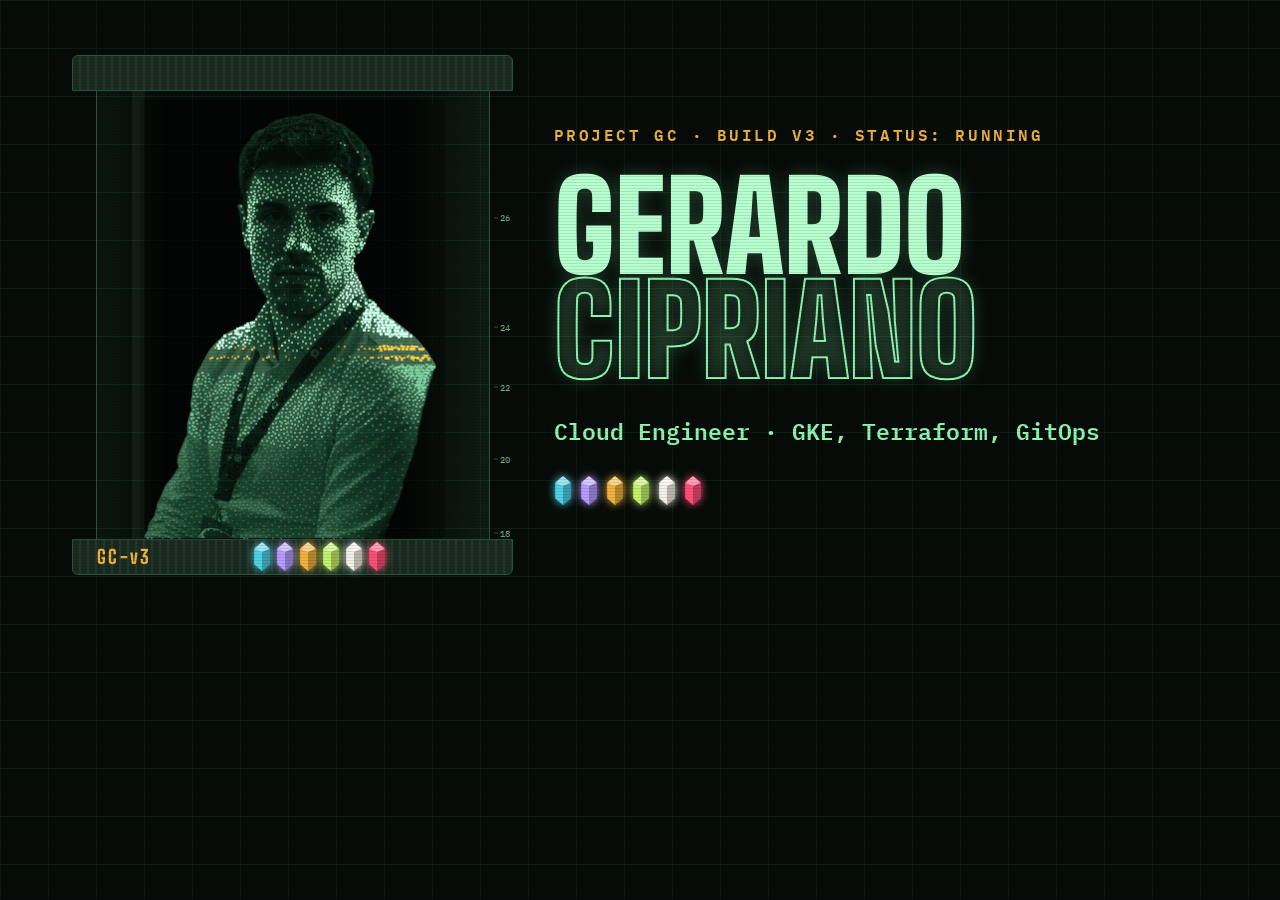
<file: scripts/og.html>
<!doctype html><html lang="en"><head><meta charset="utf-8">
<!-- og:image source. Serve the repo root, open /scripts/og.html at 1200x630 and screenshot it to assets/site/img/og-image.png -->
<link rel="stylesheet" href="https://fonts.googleapis.com/css2?family=Big+Shoulders+Display:wght@800;900&family=IBM+Plex+Mono:wght@400;600&display=swap">
<link rel="stylesheet" href="/assets/site/site.css">
<style>
body{width:1200px;height:630px;overflow:hidden}
.og{position:relative;z-index:1;display:grid;grid-template-columns:auto 1fr;gap:64px;align-items:center;height:630px;padding:0 72px}
.og .vessel{grid-area:auto;height:520px;margin-left:24px}
.og h1{font:900 124px/.84 var(--disp);text-transform:uppercase;color:var(--ph-hi);text-shadow:var(--bloom)}
.og h1 span{display:block;color:transparent;-webkit-text-stroke:2px var(--ph)}
.og .eyebrow{font-size:16px;margin-bottom:28px}
.og p.l{font:600 23px/1.3 var(--mono);color:var(--ph);margin-top:34px}
.og .sq{display:flex;gap:8px;margin-top:30px}
</style></head><body>
<div class="og">
 <div class="vessel" id="vessel"><div class="cap top"></div><div class="glass formed" id="glass"><picture><img src="/assets/site/img/portrait-duo-840.webp" alt=""></picture><canvas id="cv"></canvas></div><div class="ticks" id="ticks"></div><div class="cap bot"><span class="v-id">GC-v3</span><span class="housing" id="housing"></span><em></em></div></div>
 <div><p class="eyebrow">Project GC · Build v3 · Status: running</p><h1 id="nm"></h1><p class="l" id="ln"></p><div class="housing sq" id="h2"></div></div>
</div>
<style id="th"></style>
<script type="module">
import * as R from '/assets/site/js/render.js';
import { createGenesis } from '/assets/site/js/genesis.js';
const C = await (await fetch('/data/content.json')).json(); const D = R.derive(C);
document.getElementById('th').outerHTML = R.theme(C);
document.getElementById('nm').innerHTML = C.person.givenName + '<span>' + C.person.familyName + '</span>';
document.getElementById('ln').textContent = C.person.jobTitle + ' · GKE, Terraform, GitOps';
document.getElementById('housing').innerHTML = R.housing(C); document.getElementById('h2').innerHTML = R.housing(C);
document.querySelectorAll('.gem').forEach(g => { g.classList.add('lit'); g.style.width='18px'; g.style.height='29px'; });
const hex = h => [1,3,5].map(i => parseInt(h.slice(i,i+2),16)); const css = getComputedStyle(document.documentElement);
const $ = s => document.querySelector(s); const t = {T:{},K:{},D:{},N:{},P:{}};
const g = createGenesis({ glass:$('#glass'), canvas:$('#cv'), ticks:$('#ticks'), src:C.hero.portraitSample, days:D.days, eraOf:D.eraOf, fmtDay:D.fmtDay, dayOf:D.dayOf,
  eraRGB:C.career.eras.map(e=>hex(e.color)), eraIntensity:C.career.eras.map(e=>e.intensity??1), coreRGB:C.cores.map(c=>hex(c.color)), heatRGB:['--plasma-low','--plasma-mid','--plasma-hot'].map(v=>hex(css.getPropertyValue(v).trim())),
  low:()=>true, firstBoot:()=>false, tel:t, label:p=>p, status:()=>{}, onStart:()=>{}, onDone:()=>{} });
await g.ready; g.toStatic(); await document.fonts.ready; window.__ready = true;
</script></body></html>
</file>
<file: assets/site/site.css>
/* Project GC · Genesis Lab. Tokens first, then base, then sections. */
:root {
  color-scheme: dark;
  --bg-0: #060B08; --bg-1: #0B1510; --bg-2: #10201A;
  --rule: #173826; --rule-hi: #24573C; --edge: #2F7A52;
  --ph-hi: #B8FFD0; --ph: #8CF5B0; --ph-mid: #6FB98E; --ph-lo: #3E7D5A;
  --amber: #F2B33D; --alarm: #FF6B57;
  --plasma-hot: #FFF6E1; --plasma-mid: #FFBA5C; --plasma-low: #F26E40; /* particles only, never text */
  --label: #E4F3E8; --label-ink: #060B08; --label-acc: #8A5A00;
  --mono: "IBM Plex Mono", ui-monospace, Menlo, Consolas, monospace;
  --disp: "Big Shoulders Display", "Arial Narrow", "Roboto Condensed", sans-serif;
  --s1: 4px; --s2: 8px; --s3: 12px; --s4: 16px; --s5: 24px; --s6: 32px; --s7: 48px; --s8: 64px; --s9: 96px;
  --gutter: max(clamp(16px, 3vw, 40px), env(safe-area-inset-left), env(safe-area-inset-right));
  --r-1: 2px; --r-cap: 6px;
  --bloom: 0 0 18px rgba(140, 245, 176, .22);
  --t-fast: 120ms; --t-base: 200ms; --t-slow: 480ms;
  --ease-out: cubic-bezier(.2, .8, .2, 1); --ease-io: cubic-bezier(.65, 0, .35, 1);
  --bar-h: 65px;
  --sec-gap: 96px;
}
*, *::before, *::after { box-sizing: border-box; margin: 0; padding: 0; }
[hidden] { display: none !important; }
html { background: var(--bg-0); color: var(--ph); font: 400 1rem/1.6 var(--mono); font-size: 93.75%; -webkit-text-size-adjust: 100%; text-size-adjust: 100%; scroll-padding-top: calc(var(--bar-h) + 8px); }
body { background: var(--bg-0); min-height: 100dvh; overflow-x: clip; }
img, svg, canvas { display: block; max-width: 100%; }
ul, ol { list-style: none; }
a { color: var(--ph-hi); text-underline-offset: 4px; text-decoration-thickness: 1px; }
a:hover { color: var(--ph); text-decoration: none; }
button { font: inherit; color: inherit; }
code { font: inherit; }
:focus-visible { outline: 2px solid var(--amber); outline-offset: 3px; }
:focus:not(:focus-visible) { outline: none; }
main:focus { outline: none; }
.sr { position: absolute !important; width: 1px; height: 1px; overflow: hidden; clip: rect(0 0 0 0); clip-path: inset(50%); white-space: nowrap; }
.defs { position: absolute; }
.nowrap { white-space: nowrap; }
.ic { width: 20px; height: 20px; flex: none; fill: none; stroke: currentColor; stroke-width: 1.5; stroke-linecap: round; stroke-linejoin: round; }

.skip { position: absolute; left: 8px; top: -80px; z-index: 100; background: var(--amber); color: var(--bg-0); padding: 12px 16px; font-weight: 600; text-decoration: none; }
.skip:focus { top: calc(env(safe-area-inset-top) + 8px); color: var(--bg-0); }

/* global textures, once on body */
body::before { content: ""; position: fixed; inset: 0; pointer-events: none; z-index: 0; opacity: .35;
  background: linear-gradient(var(--rule) 1px, transparent 1px) 0 0 / 48px 48px, linear-gradient(90deg, var(--rule) 1px, transparent 1px) 0 0 / 48px 48px; }
body::after { content: ""; position: fixed; inset: 0; pointer-events: none; z-index: 90; mix-blend-mode: multiply;
  background: repeating-linear-gradient(0deg, rgba(0, 0, 0, .10) 0 1px, transparent 1px 3px); }
main, .bar, .foot, section { position: relative; z-index: 1; }

.eyebrow { font: 600 .7333rem/1.3 var(--mono); letter-spacing: .16em; text-transform: uppercase; color: var(--amber); }

/* ---------- buttons ---------- */
.btn { display: inline-flex; align-items: center; justify-content: center; gap: 8px; min-height: 44px; padding: 0 18px; border-radius: var(--r-1);
  font: 600 .8667rem/1.1 var(--mono); letter-spacing: .06em; text-transform: uppercase; text-decoration: none; text-align: center; cursor: pointer;
  border: 1px solid var(--edge); background: transparent; color: var(--ph-hi); position: relative;
  transition: background-color var(--t-fast), color var(--t-fast), border-color var(--t-fast); touch-action: manipulation; }
.btn:hover { border-color: var(--ph); background: var(--bg-2); color: var(--ph-hi); }
.btn:active { transform: translateY(1px); }
.btn.primary { background: var(--ph); border-color: var(--ph); color: var(--bg-0); }
.btn.primary:hover { background: var(--ph-hi); border-color: var(--ph-hi); color: var(--bg-0); }
.btn:disabled, .btn[aria-disabled="true"] { cursor: not-allowed; background: repeating-linear-gradient(135deg, var(--bg-1) 0 6px, var(--bg-2) 6px 12px);
  color: var(--ph-mid); border-style: dashed; border-color: var(--rule-hi); }
.btn:disabled:active { transform: none; }
.btn[aria-busy="true"] { cursor: progress; }

/* ---------- top bar ---------- */
.bar { position: sticky; top: 0; z-index: 20; display: flex; align-items: center; gap: 14px;
  padding: calc(env(safe-area-inset-top) + 10px) var(--gutter) 10px; background: rgba(6, 11, 8, .92); border-bottom: 1px solid var(--rule-hi); }
.brand { white-space: nowrap; flex: none; font: 600 .8rem/1 var(--mono); letter-spacing: .14em; text-transform: uppercase; color: var(--ph-hi); text-decoration: none; display: inline-flex; align-items: center; gap: 10px; min-height: 44px; }
.brand:hover { color: var(--ph-hi); }
.brand:active { transform: translateY(1px); }
.lamp { width: 8px; height: 8px; border-radius: 50%; background: var(--amber); transition: background-color var(--t-slow), box-shadow var(--t-slow); }
.lamp.on { background: var(--ph); }
.assembled .lamp { box-shadow: 0 0 0 3px rgba(140, 245, 176, .25); }
.nav { margin-left: auto; }
.nav-links { display: flex; gap: 2px; }
.nav-links a { color: var(--ph-mid); text-decoration: none; font-size: .8rem; letter-spacing: .08em; text-transform: uppercase; padding: 0 10px; min-height: 44px; display: inline-flex; align-items: center; position: relative; }
.nav-links a:hover, .nav-links a[aria-current="true"] { color: var(--ph-hi); }
.nav-links a[aria-current="true"]::after { content: ""; position: absolute; left: 10px; right: 10px; bottom: 8px; height: 2px; background: var(--amber); }
.bar-cv { min-height: 44px; padding: 0 14px; font-size: .8rem; white-space: nowrap; flex: none; }
.menu-btn { display: none; width: 44px; height: 44px; border: 1px solid var(--edge); border-radius: var(--r-1); background: transparent; cursor: pointer; align-items: center; justify-content: center; }
.menu-btn svg { width: 22px; height: 22px; fill: none; stroke: var(--ph-hi); stroke-width: 1.5; }
.menu-btn[aria-expanded="true"] { background: var(--bg-2); border-color: var(--ph); }
.menu-btn:active { background: var(--bg-2); transform: translateY(1px); }
.menu { position: fixed; z-index: 60; left: 0; right: 0; top: var(--bar-h); background: var(--bg-0); border-bottom: 1px solid var(--rule-hi);
  padding: 8px var(--gutter) calc(16px + env(safe-area-inset-bottom)); max-height: calc(100dvh - var(--bar-h)); overflow-y: auto; }
.menu a { display: flex; align-items: center; min-height: 48px; color: var(--ph-hi); text-decoration: none; text-transform: uppercase; letter-spacing: .08em; font-size: .9333rem; border-bottom: 1px solid var(--rule); }
.menu a[aria-current="true"] { color: var(--amber); }
.menu-close { width: 100%; margin-top: 12px; }

/* language switcher (EN / IT): two 44px targets, the active one underlined */
.lang-switch { display: inline-flex; align-items: center; flex: none; font: 500 .8rem/1 var(--mono); }
.lang-link { display: inline-flex; align-items: center; justify-content: center; min-width: 44px; min-height: 44px; padding: 0 var(--s2); color: var(--ph-mid); text-decoration: none; border-radius: var(--r-1); }
.lang-link:hover { color: var(--ph); }
.lang-link[aria-current="true"] { color: var(--ph-hi); text-decoration: underline; text-underline-offset: 4px; }
.lang-link:focus-visible { outline: 2px solid var(--ph); outline-offset: 2px; }
.lang-sep { color: var(--rule-hi); }
/* the menu copy shows only where the bar has no room for the switcher (see the 480px rules) */
.lang-switch-menu { display: none; }
.menu .lang-switch-menu { margin: 12px 0 0 -8px; }
.menu .lang-link { display: inline-flex; min-height: 44px; border-bottom: 0; font: 500 .8rem/1 var(--mono); letter-spacing: .04em; text-transform: none; color: var(--ph-mid); }
.menu .lang-link[aria-current="true"] { color: var(--ph-hi); }

/* ---------- cores (prisms) ---------- */
.gem { width: 14px; height: 22px; flex: none; display: block; overflow: visible; }
.gem .f { fill: var(--c); } .gem .hl { fill: #fff; opacity: .45; } .gem .sh { fill: #000; opacity: .25; }
.gem:not(.lit) .f { fill: none; stroke: var(--edge); stroke-width: 1; stroke-dasharray: 2 2; vector-effect: non-scaling-stroke; }
.gem:not(.lit) .hl, .gem:not(.lit) .sh { display: none; }
.gem.lit { filter: drop-shadow(0 0 4px var(--c)); }
.gem.pop { animation: pop 600ms var(--ease-out); }
@keyframes pop { 0% { transform: scale(.5); } 60% { transform: scale(1.3); } 100% { transform: scale(1); } }
.housing { display: inline-flex; gap: 5px; align-items: center; }
.bar-housing .gem { width: 8px; height: 13px; }
.bar-housing .gem.hint { outline: 1px solid var(--c); outline-offset: 2px; }

/* ---------- hero ---------- */
.hero { --name-fs: clamp(3.7333rem, min(9.4vw, 15dvh), 9.0667rem);
  --vessel-h: clamp(300px, calc(100dvh - var(--bar-h) - 24px - var(--name-fs) * .84 - 52px), 620px);
  display: grid; grid-template-columns: minmax(0, 1fr) auto minmax(0, 1fr); grid-template-rows: 1fr auto;
  grid-template-areas: "copy vessel read" "name name name"; column-gap: clamp(20px, 3vw, 48px);
  padding: 24px var(--gutter) 0; min-height: calc(100dvh - var(--bar-h)); align-items: start; }
.h-copy { grid-area: copy; display: flex; flex-direction: column; gap: 16px; padding-top: 4px; }
.h-sub { font: 800 clamp(2rem, 2.9vw, 2.6667rem)/1 var(--disp); text-transform: uppercase; color: var(--ph-hi); max-width: 16ch; text-wrap: balance; }
.h-text { color: var(--ph); max-width: 42ch; font-size: .9333rem; }
.h-cta { display: flex; flex-wrap: wrap; gap: 10px; }
.h-links { display: flex; gap: 12px; align-items: center; font-size: .8667rem; color: var(--ph-mid); }
.h-links a { min-height: 44px; display: inline-flex; align-items: center; }
.skipanim { align-self: flex-start; background: none; border: 0; color: var(--ph-mid); font: 400 .8rem var(--mono); text-decoration: underline; text-underline-offset: 3px; cursor: pointer; min-height: 44px; padding: 0; }
.skipanim:hover { color: var(--ph-hi); }
.h-read { grid-area: read; font-size: .8rem; }
.panel-t { font: 600 .7333rem/1 var(--mono); letter-spacing: .16em; text-transform: uppercase; color: var(--amber); margin-bottom: 10px; padding-bottom: 8px; border-bottom: 1px dashed var(--rule-hi); }
.kv { display: grid; grid-template-columns: auto 1fr; gap: 3px 14px; margin-bottom: 24px; }
.kv dt { color: var(--ph-mid); }
.kv dd { color: var(--ph-hi); text-align: right; font-variant-numeric: tabular-nums; }
.eras { display: grid; gap: 6px; }
.era { display: grid; grid-template-columns: 10px 1fr auto; gap: 10px; align-items: center; width: 100%; min-height: 44px; padding: 0 12px;
  background: transparent; border: 1px solid var(--rule-hi); border-radius: var(--r-1); color: var(--ph-hi); font: inherit; text-align: left; cursor: pointer; }
.era:hover { border-color: var(--edge); background: var(--bg-1); }
.era[aria-pressed="true"] { border-color: var(--ph); background: var(--bg-2); }
.era i { width: 10px; height: 10px; background: var(--c); }
.era small { color: var(--ph-mid); font-size: .7333rem; font-variant-numeric: tabular-nums; }
/* the spoken word "days" stays in the text flow of its button, zero-sized, so it never sits over a neighbour */
.era small .sr { position: static; display: inline; width: 0; height: 0; margin: 0; padding: 0; border: 0; overflow: hidden; clip: auto; clip-path: none; white-space: nowrap; }
.note { color: var(--ph-mid); font-size: .8rem; margin-top: 10px; max-width: 38ch; }

.vessel { grid-area: vessel; position: relative; height: var(--vessel-h); aspect-ratio: 140 / 185; max-width: 100%; }
.cap { position: absolute; left: -6%; right: -6%; height: 7%; z-index: 3; border: 1px solid var(--rule-hi);
  background: repeating-linear-gradient(90deg, #1a2a21 0 6px, #22392c 6px 8px); }
.cap.top { top: 0; border-radius: var(--r-cap) var(--r-cap) 0 0; }
.cap.bot { bottom: 0; border-radius: 0 0 var(--r-cap) var(--r-cap); display: flex; align-items: center; justify-content: space-between; gap: 6px; padding: 0 6%; user-select: none; -webkit-user-select: none; touch-action: manipulation; }
.v-id { font: 800 clamp(.9333rem, 1.5vw, 1.2667rem)/1 var(--disp); letter-spacing: .12em; color: var(--amber); }
.cap.bot em { font: 500 .6667rem/1 var(--mono); font-style: normal; color: var(--ph-mid); letter-spacing: .1em; white-space: nowrap; }
.glass { position: absolute; top: 7%; bottom: 7%; left: 0; right: 0; overflow: hidden; border-left: 1px solid var(--rule-hi); border-right: 1px solid var(--rule-hi);
  background: linear-gradient(90deg, rgba(140, 245, 176, .05), transparent 18%, transparent 78%, rgba(140, 245, 176, .07)); }
.glass picture, .glass img { position: absolute; inset: 0; width: 100%; height: 100%; }
.glass img { object-fit: contain; object-position: 50% 100%; transform: scale(.98); transform-origin: 50% 100%; opacity: .02; mix-blend-mode: screen; transition: opacity 1s var(--ease-out); }
.glass.formed img { opacity: .36; }
.glass canvas { position: absolute; inset: 0; width: 100%; height: 100%; touch-action: pan-y; }
.glass::after { content: ""; position: absolute; top: 0; bottom: 0; left: 9%; width: 3%; background: rgba(184, 255, 208, .05); pointer-events: none; }
.v-status { position: absolute; left: 10px; top: calc(7% + 12px); z-index: 2; font: 600 .6667rem/1 var(--mono); letter-spacing: .14em; text-transform: uppercase; color: var(--amber); pointer-events: none; }
.v-replay { position: absolute; right: 0; top: 7%; z-index: 4; min-height: 44px; min-width: 44px; padding: 6px; background: none; border: 0; cursor: pointer; }
.v-replay span { display: block; padding: 10px 10px; background: var(--bg-0); border: 1px solid var(--rule-hi); color: var(--ph-mid); font: 600 .6667rem/1 var(--mono); letter-spacing: .12em; text-transform: uppercase; }
.v-replay:hover span { color: var(--ph-hi); border-color: var(--edge); }
.v-replay:active span { background: var(--bg-2); transform: translateY(1px); }
.ticks { position: absolute; top: 7%; bottom: 7%; right: -26px; width: 20px; font-size: .6rem; line-height: 1; color: var(--ph-mid); }
.ticks span { position: absolute; left: 4px; transform: translateY(-50%); font-variant-numeric: tabular-nums; }
.ticks span::before { content: ""; position: absolute; left: -6px; top: 50%; width: 4px; height: 1px; background: var(--rule-hi); }

.plate { grid-area: name; align-self: end; padding: 20px 0 28px; }
.plate h1 { font: 900 var(--name-fs)/.84 var(--disp); text-transform: uppercase; color: var(--ph-hi); text-shadow: var(--bloom); white-space: nowrap; }
.plate h1 .last { text-shadow: none; color: var(--ph); -webkit-text-fill-color: transparent; -webkit-text-stroke: 1.5px var(--ph); margin-left: .1em; }

/* ---------- spec strip ---------- */
.spec-wrap { padding: 0 var(--gutter); }
.spec { display: grid; grid-template-columns: repeat(4, minmax(0, 1fr)); border-top: 1px solid var(--rule-hi); border-bottom: 1px solid var(--rule-hi); }
.spec div { padding: 18px 20px 20px; border-left: 1px solid var(--rule-hi); min-width: 0; }
.spec div:first-child { border-left: 0; padding-left: 0; }
.spec dt { font: 600 .6667rem/1.2 var(--mono); letter-spacing: .16em; text-transform: uppercase; color: var(--amber); }
.spec dd b { display: block; font: 800 clamp(2.2667rem, 3.6vw, 3.2rem)/1 var(--disp); color: var(--ph-hi); margin: 8px 0 4px; letter-spacing: .01em; }
.spec dd span { font-size: .8rem; color: var(--ph-mid); display: block; }
.spec-foot { margin-top: 12px; font-size: .8rem; color: var(--ph-mid); }

/* ---------- sections ---------- */
.sec { padding: var(--sec-gap) var(--gutter) 0; max-width: 1440px; margin: 0 auto; }
.sec-h { display: flex; gap: 16px; align-items: baseline; flex-wrap: wrap; }
.sec-h .n { font: 800 1.2rem/1 var(--disp); letter-spacing: .1em; color: var(--amber); }
.sec-h h2 { font: 800 clamp(2.6667rem, 5.4vw, 4.8rem)/.95 var(--disp); text-transform: uppercase; color: var(--ph-hi); }
.lede { color: var(--ph-mid); max-width: 60ch; margin: 12px 0 48px; }

/* ---------- build log ---------- */
.entries { position: relative; --rail: 88px; --gapc: 28px; }
.rail { position: absolute; left: calc(var(--rail) / 2); top: 0; bottom: 0; width: 2px; transform: translateX(-1px); background: var(--rule-hi); }
.rail .charge { position: absolute; left: -1px; width: 4px; top: 0; height: var(--p, 0%);
  background: linear-gradient(180deg, transparent, var(--ph) 70%, var(--ph-hi)); box-shadow: 0 0 12px rgba(140, 245, 176, .45); }
.entry { position: relative; display: grid; grid-template-columns: var(--rail) minmax(0, 1fr); gap: 0 var(--gapc); padding-bottom: 56px; }
/* electrons: short dashes that run down the rail once the entry is powered */
.entry::after { content: ""; position: absolute; z-index: 1; left: calc(var(--rail) / 2 - 1.5px); top: 0; bottom: 0; width: 3px; opacity: 0;
  background: repeating-linear-gradient(180deg, var(--ph-hi) 0 6px, transparent 6px 22px); background-size: 3px 22px;
  transition: opacity var(--t-slow) var(--ease-out); animation: electrons 1.1s linear infinite; animation-play-state: paused; }
.entry.lit::after { opacity: .85; }
.entries.run .entry.lit::after { animation-play-state: running; animation-iteration-count: 4; }
@keyframes electrons { to { background-position: 0 22px; } }
.entry.gap::before { content: ""; position: absolute; z-index: 0; left: calc(var(--rail) / 2 - 1px); top: 0; bottom: 0; width: 2px;
  background: repeating-linear-gradient(180deg, var(--amber) 0 5px, var(--bg-0) 5px 10px); opacity: .7; }
.entry.gap::after { animation-duration: 3.3s; animation-iteration-count: 1; background-image: repeating-linear-gradient(180deg, var(--amber) 0 6px, transparent 6px 22px); }
.entry.now::after { background: repeating-linear-gradient(180deg, var(--ph-hi) 0 6px, transparent 6px 11px); background-size: 3px 11px; animation-name: electrons-dense; animation-duration: .55s; animation-iteration-count: 9; }
@keyframes electrons-dense { to { background-position: 0 11px; } }
.node { position: relative; display: flex; justify-content: center; z-index: 2; }
.pod { position: relative; width: 48px; height: 108px; border: 1px solid #22392c; border-top-width: 8px; border-bottom-width: 10px; border-radius: 3px; background: var(--bg-1); overflow: hidden; transition: border-color var(--t-slow); }
.pod .liq { position: absolute; left: 0; right: 0; bottom: 0; height: 0; background: linear-gradient(180deg, rgba(140, 245, 176, .45), rgba(62, 125, 90, .6)); transition: height 900ms var(--ease-out); }
.pod .liq::before { content: ""; position: absolute; left: 0; right: 0; top: -1px; height: 2px; background: var(--ph-hi); }
.entry.lit .pod { border-color: var(--edge); }
.entry.lit .pod .liq { height: var(--lvl); }
.entry.gap .pod .liq { background: repeating-linear-gradient(135deg, rgba(242, 179, 61, .32) 0 6px, rgba(242, 179, 61, .1) 6px 12px); }
.entry.gap .pod .liq::before { background: var(--amber); }
.pod-cap { position: absolute; top: 116px; left: 50%; transform: translateX(-50%); padding: 2px 4px; background: var(--bg-0); white-space: nowrap; font-size: .6667rem; color: var(--ph-mid); line-height: 1.2; }
.e-body { max-width: 68ch; opacity: .78; transition: opacity var(--t-slow) var(--ease-out); min-width: 0; }
.entry.lit .e-body { opacity: 1; }
.e-ver { font: 600 .8rem/1.2 var(--mono); letter-spacing: .14em; color: var(--amber); text-transform: uppercase; }
.e-body h3 { font: 800 clamp(1.8667rem, 3vw, 2.6667rem)/1 var(--disp); text-transform: uppercase; color: var(--ph-hi); margin: 6px 0; }
.e-meta { font-size: .8rem; color: var(--ph-mid); margin-bottom: 14px; letter-spacing: .04em; }
.module { display: inline-flex; flex-wrap: wrap; gap: 4px 10px; align-items: baseline; margin-top: 16px; padding: 8px 12px; border: 1px solid var(--rule-hi); border-left: 3px solid var(--ph); background: var(--bg-1); font-size: .8667rem; }
.module small { font-size: .6667rem; letter-spacing: .14em; text-transform: uppercase; color: var(--amber); }
.module code { color: var(--ph-hi); }
.entry.gap .module { border-left-color: var(--amber); }
.chips { display: flex; flex-wrap: wrap; gap: 8px 20px; margin-top: 14px; }
.chip { display: inline-flex; gap: 8px; align-items: center; font-size: .8rem; line-height: 1.35; color: var(--ph-mid); }
.chip.lit { color: var(--c); }
.chip small { font-size: .6667rem; letter-spacing: .14em; text-transform: uppercase; color: var(--ph-mid); }
.next { position: relative; font-size: .8667rem; color: var(--ph-mid); padding-left: calc(var(--rail) + var(--gapc)); min-height: 24px; }
.next b { color: var(--ph); font-weight: 500; }
.cursor::after { content: "_"; color: var(--ph); animation: blink 1s steps(1) 5; }
@keyframes blink { 50% { opacity: 0; } }

/* ---------- test bench ---------- */
.bench { margin-top: 56px; border: 1px solid var(--rule-hi); background: var(--bg-1); }
.bench-h { display: flex; justify-content: space-between; align-items: center; gap: 12px; flex-wrap: wrap; padding: 14px 20px; border-bottom: 1px solid var(--rule-hi); }
.bench-h h3 { font: 800 clamp(1.6rem, 2.4vw, 2.1333rem)/1 var(--disp); text-transform: uppercase; color: var(--ph-hi); }
.sim { display: inline-block; font: 600 .6667rem/1 var(--mono); letter-spacing: .14em; color: var(--bg-0); background: var(--amber); padding: 5px 8px; text-transform: uppercase; vertical-align: middle; }
.bench-b { display: grid; grid-template-columns: minmax(0, 1fr) 300px; }
.stage { padding: 20px; border-right: 1px solid var(--rule-hi); min-width: 0; }
.cp { display: flex; justify-content: space-between; align-items: center; gap: 12px; flex-wrap: wrap; padding: 12px 14px; border: 1px solid var(--edge); background: var(--bg-0); }
.cp b { font: 800 1.7333rem/1 var(--disp); letter-spacing: .04em; color: var(--ph-hi); font-variant-numeric: tabular-nums; }
.cp small { display: block; font-size: .6667rem; letter-spacing: .14em; text-transform: uppercase; color: var(--amber); margin-bottom: 4px; }
.cp-actions { display: flex; gap: 8px; flex-wrap: wrap; }
.lane { width: 100%; height: 52px; pointer-events: none; }
.nodes { display: grid; grid-template-columns: repeat(3, minmax(0, 1fr)); gap: 12px; }
.kn { border: 1px solid var(--rule-hi); background: var(--bg-0); padding: 10px; display: flex; flex-direction: column; gap: 10px; transition: border-color var(--t-base); min-width: 0; }
.kn header { display: flex; justify-content: space-between; gap: 6px; flex-wrap: wrap; font-size: .7333rem; color: var(--ph-mid); }
.kn header b { color: var(--ph-hi); font-weight: 600; }
.slots { display: grid; grid-template-columns: repeat(3, 1fr); gap: 6px; }
.slots i { height: 28px; border: 1px dashed var(--edge); transition: background-color var(--t-base), border-color var(--t-base); }
.slots i.p { border: 1px solid var(--ph); background: rgba(140, 245, 176, .25); }
.kn .st { font-size: .6667rem; letter-spacing: .12em; text-transform: uppercase; color: var(--ph-mid); min-height: 14px; }
.kn.cordoned { border-color: var(--amber); } .kn.cordoned .st { color: var(--amber); }
.kn.behind header b { color: var(--amber); }
.kn .btn { width: 100%; min-height: 44px; font-size: .7333rem; padding: 0 6px; }
.pending { margin-top: 14px; font-size: .8rem; color: var(--ph-mid); min-height: 20px; }
.pending.bad { color: var(--alarm); }
.side { padding: 20px; display: flex; flex-direction: column; gap: 14px; }
.ctr { display: grid; grid-template-columns: 1fr 1fr; gap: 10px; }
.ctr div { border: 1px solid var(--rule-hi); padding: 10px; }
.ctr small { font-size: .6667rem; letter-spacing: .14em; text-transform: uppercase; color: var(--ph-mid); }
.ctr b { display: block; font: 800 2rem/1 var(--disp); color: var(--ph-hi); font-variant-numeric: tabular-nums; margin-top: 4px; }
.ctr .drop.bad { border-color: var(--alarm); } .ctr .drop.bad b { color: var(--alarm); }
.msg { font-size: .8667rem; color: var(--ph); min-height: 88px; border-left: 3px solid var(--edge); padding: 6px 0 6px 12px; }
.msg.warn { border-left-color: var(--amber); color: var(--ph-hi); }
.msg.done { border-left-color: var(--ph); color: var(--ph-hi); }
.side .btn { width: 100%; }
.static-note { font-size: .8rem; color: var(--ph-mid); }

/* ---------- core modules ---------- */
.cores { display: grid; grid-template-columns: repeat(3, minmax(0, 1fr)); gap: 16px; }
.core { position: relative; overflow: hidden; border: 1px solid var(--rule-hi); border-top: 2px solid var(--rule-hi); background: var(--bg-1); padding: 20px 20px 22px; transition: border-color var(--t-slow); }
.core.lit { border-top-color: var(--c); }
.core header { display: flex; gap: 14px; align-items: center; margin-bottom: 12px; }
.core .gem { width: 22px; height: 36px; }
.core h3 { font: 800 1.6rem/1 var(--disp); text-transform: uppercase; color: var(--ph-hi); }
.core .k { font-size: .6667rem; letter-spacing: .14em; text-transform: uppercase; color: var(--c); display: block; margin-bottom: 4px; }
.core:not(.lit) .k { color: var(--ph-mid); }
.core p { font-size: .9333rem; color: var(--ph); }
.core .proof { margin-top: 12px; font-size: .8rem; color: var(--ph-mid); }
.core::after { content: ""; position: absolute; left: 0; right: 0; top: 0; height: 1px; background: var(--c); box-shadow: 0 -24px 24px 0 color-mix(in srgb, var(--c) 20%, transparent); opacity: 0; pointer-events: none; }
.core.scan::after { animation: scan 480ms var(--ease-io) 1; }
@keyframes scan { 0% { opacity: 1; transform: translateY(0); } 90% { opacity: 1; } 100% { opacity: 0; transform: translateY(var(--h, 240px)); } }
.also { margin-top: 20px; font-size: .8rem; color: var(--ph-mid); }

/* ---------- experiments ---------- */
.xp { display: grid; grid-template-columns: minmax(0, 7fr) minmax(0, 5fr); border: 1px solid var(--rule-hi); background: var(--bg-1); margin-bottom: 16px; }
.xp-text { padding: 24px; display: flex; flex-direction: column; gap: 14px; min-width: 0; }
.xp-meta { font-size: .8rem; color: var(--ph-mid); letter-spacing: .04em; overflow-wrap: anywhere; }
.xp h3 { font: 800 clamp(1.8667rem, 3vw, 2.6667rem)/1 var(--disp); text-transform: uppercase; color: var(--ph-hi); }
.xp-text > p:not(.xp-meta):not(.xp-cta) { max-width: 64ch; }
.tags { display: flex; flex-wrap: wrap; gap: 6px; }
.tags li { border: 1px solid var(--rule-hi); font-size: .8rem; color: var(--ph-hi); padding: 3px 8px; }
.xp-cta { display: flex; flex-wrap: wrap; gap: 10px; margin-top: auto; padding-top: 6px; }
.xp-vis { border-left: 1px solid var(--rule-hi); background: var(--bg-0); padding: 20px; display: flex; flex-direction: column; gap: 12px; justify-content: center; min-width: 0; }
.vis-t { display: flex; justify-content: space-between; align-items: center; gap: 8px; flex-wrap: wrap; font: 600 .7333rem/1.3 var(--mono); letter-spacing: .16em; text-transform: uppercase; color: var(--amber); }

/* freight: drawn in the GitOps core colour */
.freight { --c: var(--core-gitops); }
.fr-track { position: relative; display: grid; grid-template-columns: repeat(4, minmax(0, 1fr)); gap: 6px; padding-top: 34px; }
.fr-track::before { content: ""; position: absolute; left: 12.5%; right: 12.5%; top: 16px; height: 2px; background: var(--rule-hi); }
.fr-col { position: relative; border: 1px solid var(--rule-hi); padding: 8px 6px; min-height: 92px; display: flex; flex-direction: column; gap: 2px; align-items: center; text-align: center; background: var(--bg-1); transition: border-color var(--t-base); }
.fr-col.on { border-color: var(--c); }
.fr-name { font: 800 1.0667rem/1 var(--disp); text-transform: uppercase; color: var(--ph-hi); }
.fr-sub { font-size: .6667rem; color: var(--ph-mid); line-height: 1.3; }
.fr-pods { display: flex; gap: 4px; margin-top: 6px; }
.fr-pods i { width: 12px; height: 12px; border: 1px dashed var(--edge); transition: background-color var(--t-base), border-color var(--t-base); }
.fr-pods i.on { border: 1px solid var(--c); background: color-mix(in srgb, var(--c) 45%, transparent); }
.fr-ring { position: absolute; right: 4px; top: 4px; width: 22px; height: 22px; transform: rotate(-90deg); }
.fr-ring circle { fill: none; stroke-width: 4; }
.fr-ring .bg { stroke: var(--rule-hi); }
.fr-ring .fg { stroke: var(--c); stroke-dasharray: 100; stroke-dashoffset: 100; }
.fr-ring.sync .fg { stroke-dashoffset: 0; transition: stroke-dashoffset 800ms var(--ease-io); }
.fr-cube { position: absolute; top: 8px; left: 0; width: calc((100% - 18px) / 4); display: flex; justify-content: center; transform: translateX(calc(var(--at, 0) * (100% + 6px))); transition: transform 500ms var(--ease-io); pointer-events: none; }
.fr-cube i { width: 18px; height: 18px; background: var(--c); box-shadow: 0 0 0 3px color-mix(in srgb, var(--c) 25%, transparent); animation: breathe 2.4s var(--ease-io) 2; }
@keyframes breathe { 50% { box-shadow: 0 0 0 6px color-mix(in srgb, var(--c) 12%, transparent); } }
.fr-msg { font-size: .8667rem; color: var(--ph); min-height: 44px; }
.fr-msg a { display: inline-flex; align-items: center; min-height: 44px; white-space: nowrap; }
.fr-actions .btn { width: 100%; }

/* bekky */
.bekky canvas { width: 100%; max-width: 360px; height: auto; aspect-ratio: 280 / 180; margin: 0 auto; }
.readout { font-size: .8667rem; color: var(--ph); text-align: center; }
.readout b { font: 800 1.4667rem/1 var(--disp); color: var(--ph-hi); letter-spacing: .02em; }
.readout-note { font-size: .8rem; color: var(--ph-mid); text-align: center; }

/* schematic */
.schematic { margin: 0; }
.schematic svg { width: 100%; height: auto; }
.sch-frame { fill: none; stroke: var(--rule-hi); stroke-dasharray: 2 4; }
.sch-line rect, .sch-line path { fill: none; stroke: var(--ph); stroke-width: 1.5; }
.sch-line .ghost { stroke: var(--edge); stroke-dasharray: 3 3; }
.sch-line .dash { stroke-dasharray: 4 3; }
.sch-txt text { font: 600 .6rem var(--mono); letter-spacing: .1em; fill: var(--ph-hi); text-anchor: middle; }
.sch-call circle { fill: var(--bg-0); stroke: var(--amber); stroke-width: 1.2; }
.sch-call path { stroke: var(--amber); stroke-width: 1; fill: none; }
.sch-call text { font: 600 .6rem var(--mono); fill: var(--amber); text-anchor: middle; }
.sch-legend { list-style: decimal inside; font-size: .8rem; color: var(--ph-mid); display: grid; gap: 2px; margin-top: 8px; }
.sch-legend li::marker { color: var(--amber); }

.side-h { font: 800 clamp(1.4667rem, 2.2vw, 1.8667rem)/1.05 var(--disp); text-transform: uppercase; color: var(--ph-hi); margin: 40px 0 16px; }
.side-grid { display: grid; grid-template-columns: repeat(4, minmax(0, 1fr)); gap: 12px; }
.side-grid a { display: flex; flex-direction: column; gap: 8px; height: 100%; padding: 16px; border: 1px solid var(--rule-hi); background: var(--bg-1); text-decoration: none; color: var(--ph); transition: border-color var(--t-fast), background-color var(--t-fast); }
.side-grid a:hover { border-color: var(--edge); background: var(--bg-2); color: var(--ph); }
.side-grid b { color: var(--ph-hi); font-weight: 600; text-decoration: underline; text-underline-offset: 4px; overflow-wrap: anywhere; }
.side-grid span { font-size: .8667rem; }
.more { margin-top: 20px; }
.more a { display: inline-flex; gap: 8px; align-items: center; min-height: 44px; }

/* ---------- sealed pods ---------- */
/* one column per pod (--pods is set by the render): the pods share the full width and their Inspect buttons line up */
.pods { display: grid; grid-template-columns: repeat(var(--pods, 5), minmax(0, 1fr)); gap: 12px; }
.spod { display: flex; flex-direction: column; gap: 8px; min-width: 0; }
.tank { position: relative; height: 220px; border: 1px solid var(--rule-hi); border-top: 0; border-radius: 0 0 4px 4px; background: var(--bg-1); overflow: hidden; }
.tank::after { content: ""; position: absolute; top: 18px; bottom: 0; left: 12%; width: 6%; background: rgba(184, 255, 208, .06); }
.tcap { position: absolute; z-index: 2; left: -1px; right: -1px; top: 0; height: 18px; background: repeating-linear-gradient(90deg, #1a2a21 0 6px, #22392c 6px 8px); border: 1px solid var(--rule-hi);
  font: 800 .8667rem/1.0667 var(--disp); letter-spacing: .14em; color: var(--amber); text-align: center; transition: transform var(--t-slow) var(--ease-out); }
.tliq { position: absolute; left: 0; right: 0; bottom: 0; height: 80%; background: linear-gradient(180deg, rgba(62, 125, 90, .55), rgba(23, 56, 38, .85)); transition: height var(--t-slow) var(--ease-io); }
.tliq::before { content: ""; position: absolute; left: 0; right: 0; top: 0; height: 2px; background: var(--ph-lo); }
.bub { position: absolute; bottom: 10%; width: 6px; height: 6px; border: 1px solid var(--ph-mid); border-radius: 50%; opacity: 0; }
.bub:nth-of-type(3) { left: 30%; } .bub:nth-of-type(4) { left: 55%; width: 4px; height: 4px; } .bub:nth-of-type(5) { left: 70%; } .bub:nth-of-type(6) { left: 42%; width: 5px; height: 5px; }
.spod.open .tliq { height: 0; }
.spod.vent .bub { animation: rise 900ms var(--ease-out) 1 both; }
.spod.vent .bub:nth-of-type(4) { animation-delay: 80ms; } .spod.vent .bub:nth-of-type(5) { animation-delay: 160ms; } .spod.vent .bub:nth-of-type(6) { animation-delay: 240ms; }
@keyframes rise { 0% { opacity: 0; transform: translateY(0); } 20% { opacity: .9; } 100% { opacity: 0; transform: translateY(-150px); } }
.spod.open .tank { border-color: var(--edge); }
.tag-plate { font: 400 .8rem/1.35 var(--mono); color: var(--ph-hi); }
.tag-plate .pn { display: block; font: 600 .6667rem/1.2 var(--mono); letter-spacing: .14em; text-transform: uppercase; color: var(--amber); }
.psrc { font-size: .7333rem; line-height: 1.4; color: var(--ph-mid); }
.pstate { color: var(--ph-hi); }
.spod.open .pstate { color: var(--amber); }
.spod .btn { width: 100%; margin-top: auto; }
.spod .btn[aria-pressed="true"] { border-color: var(--ph); background: var(--bg-2); }
.monitor { margin-top: 16px; border: 1px solid var(--edge); background: var(--bg-0); }
.mon-h { display: flex; justify-content: space-between; gap: 12px; padding: 10px 16px; border-bottom: 1px solid var(--rule-hi); font: 600 .7333rem/1.3 var(--mono); letter-spacing: .16em; text-transform: uppercase; color: var(--amber); }
.mon-t { padding: 16px; min-height: 104px; color: var(--ph-hi); max-width: 80ch; white-space: pre-line; }

/* ---------- calibration ---------- */
.labels { display: flex; flex-wrap: wrap; gap: 32px; }
.cal { position: relative; flex: 1 1 320px; max-width: 420px; background: var(--label); color: var(--label-ink); padding: 22px 24px 24px; display: flex; flex-direction: column; gap: 8px; }
.cal::before { content: ""; position: absolute; inset: 6px; border: 1px dashed var(--label-acc); pointer-events: none; }
.cal:first-child { transform: rotate(-1deg); } .cal:nth-child(2) { transform: rotate(.6deg); }
.cal-sn { font: 600 .7333rem/1.2 var(--mono); letter-spacing: .16em; color: var(--label-acc); }
.cal h3 { font: 800 1.7333rem/1.02 var(--disp); text-transform: uppercase; }
.cal-v { font-size: .8667rem; color: var(--label-acc); font-weight: 600; }
.cal-by { font-size: .8rem; margin-top: auto; padding-top: 8px; min-height: 52px; display: flex; align-items: center; }
.cal-btn { display: inline-flex; align-items: center; min-height: 44px; padding: 0 18px; border: 1px solid var(--label-ink); border-radius: var(--r-1); color: var(--label-ink); font: 600 .8667rem/1 var(--mono); letter-spacing: .06em; text-transform: uppercase; text-decoration: none; position: relative; z-index: 1; }
.cal-btn:hover { background: var(--label-ink); color: var(--label); }
.cal-btn:focus-visible { outline-color: var(--label-ink); }
.earlier { margin-top: 36px; font-size: .8667rem; color: var(--ph-mid); }
.edu { margin-top: 10px; font-size: .8667rem; color: var(--ph); display: grid; gap: 4px; }

/* ---------- contact ---------- */
.contact-b { display: grid; grid-template-columns: minmax(0, 7fr) minmax(0, 5fr); gap: 32px; align-items: start; }
.channel { position: relative; border: 1px solid var(--rule-hi); background: var(--bg-1); }
.ch-h { display: flex; justify-content: space-between; padding: 10px 20px; border-bottom: 1px solid var(--rule-hi); font: 600 .7333rem/1.3 var(--mono); letter-spacing: .16em; text-transform: uppercase; color: var(--amber); }
.form { padding: 20px; display: flex; flex-direction: column; gap: 18px; }
.form[aria-busy="true"] input, .form[aria-busy="true"] textarea { opacity: .8; }
.hp { position: absolute; left: -10000px; width: 1px; height: 1px; overflow: hidden; }
.field { display: flex; flex-direction: column; gap: 6px; }
.field label { font: 600 .7333rem/1.3 var(--mono); letter-spacing: .16em; text-transform: uppercase; color: var(--ph-hi); }
.field input, .field textarea { font: 400 1.0667rem/1.5 var(--mono); color: var(--ph-hi); background: var(--bg-0); border: 1px solid var(--edge); border-radius: var(--r-1); padding: 12px; min-height: 48px; width: 100%; transition: border-color var(--t-fast); }
.field textarea { resize: vertical; min-height: 160px; }
.field input::placeholder, .field textarea::placeholder { color: var(--ph-mid); opacity: 1; font-style: normal; }
.field input:hover, .field textarea:hover { border-color: var(--ph-mid); }
.field input:focus, .field textarea:focus { border-color: var(--ph); outline: 2px solid var(--amber); outline-offset: 2px; }
.field [aria-invalid="true"] { border-color: var(--alarm); }
.err { display: flex; gap: 6px; align-items: center; font-size: .8rem; color: var(--alarm); }
.err .ic { width: 16px; height: 16px; }
.form-err { border-left: 3px solid var(--alarm); padding: 6px 0 6px 12px; color: var(--alarm); font-size: .8667rem; }
.form-err a { color: var(--alarm); }
.send { align-self: flex-start; min-width: 200px; overflow: hidden; }
.busy-bar { position: absolute; left: 12px; right: 12px; bottom: 8px; height: 2px; opacity: 0; background: repeating-linear-gradient(90deg, var(--amber) 0 8px, transparent 8px 14px); background-size: 28px 2px; }
.send[aria-busy="true"] .busy-bar { opacity: 1; animation: busy .6s linear infinite; }
@keyframes busy { to { background-position: 28px 0; } }
.privacy { font-size: .8rem; color: var(--ph-mid); }
.sent { padding: 32px 20px; display: flex; flex-direction: column; gap: 18px; align-items: flex-start; }
.sent-t { font: 800 clamp(1.7333rem, 2.6vw, 2.2667rem)/1.05 var(--disp); text-transform: uppercase; color: var(--ph-hi); }
.pulse { position: absolute; inset: 0; width: 100%; height: 100%; pointer-events: none; overflow: visible; }
.pulse rect { width: calc(100% - 2px); height: calc(100% - 2px); fill: none; stroke: var(--ph-hi); stroke-width: 3; stroke-dasharray: 0 100; opacity: 0; }
.pulse.go rect { animation: pulse 700ms var(--ease-in, cubic-bezier(.5, 0, .75, 0)) 1 forwards; filter: drop-shadow(0 0 4px var(--ph)); }
@keyframes pulse { 0% { opacity: 1; stroke-dasharray: 8 92; stroke-dashoffset: var(--from, 70); } 100% { opacity: 1; stroke-dasharray: 8 92; stroke-dashoffset: var(--to, -2); } }
.links { display: flex; flex-direction: column; gap: 8px; }
.links a { display: flex; align-items: center; gap: 12px; min-height: 52px; padding: 0 16px; border: 1px solid var(--rule-hi); text-decoration: none; color: var(--ph-hi); background: var(--bg-0); transition: border-color var(--t-fast), background-color var(--t-fast); }
.links a:hover { border-color: var(--edge); background: var(--bg-2); color: var(--ph-hi); }
.links a.sub { min-height: 44px; border: 0; background: none; padding: 0 16px 0 48px; color: var(--ph-mid); text-decoration: underline; font-size: .8667rem; }
.links a.sub:hover { color: var(--ph-hi); background: none; }

/* ---------- footer ---------- */
.foot { display: flex; flex-wrap: wrap; align-items: center; gap: 12px 24px; justify-content: space-between; margin-top: var(--sec-gap);
  padding: 24px var(--gutter) calc(24px + env(safe-area-inset-bottom)); border-top: 1px solid var(--rule-hi); font-size: .8rem; color: var(--ph-mid); }
.foot .totop { min-height: 44px; display: inline-flex; align-items: center; }

/* ---------- 404 ---------- */
.lost { min-height: calc(100dvh - var(--bar-h)); display: flex; flex-direction: column; justify-content: center; gap: 20px; padding: 48px var(--gutter); max-width: 900px; }
.lost h1 { font: 900 clamp(4.2667rem, 14vw, 12rem)/.84 var(--disp); text-transform: uppercase; color: var(--ph-hi); text-shadow: var(--bloom); }
.lost h1 span { color: var(--ph); -webkit-text-fill-color: transparent; -webkit-text-stroke: 1.5px var(--ph); display: block; }
.lost p { max-width: 52ch; }
.lost .h-cta { margin-top: 8px; }
.lost-it { display: flex; flex-direction: column; gap: 20px; padding-top: 32px; border-top: 1px dashed var(--rule-hi); }
.lost-it h2 { font: 900 clamp(2.6667rem, 8vw, 6.4rem)/.84 var(--disp); text-transform: uppercase; color: var(--ph-hi); }
.lost-it h2 span { color: var(--ph); -webkit-text-fill-color: transparent; -webkit-text-stroke: 1.5px var(--ph); display: block; }

/* core hint under the vessel: says how to charge the cores; hidden once all six are lit */
.core-hint { position: absolute; left: 0; right: 0; top: -26px; text-align: center; font: 600 .6667rem/1.2 var(--mono); letter-spacing: .14em; text-transform: uppercase; color: var(--amber); pointer-events: none; white-space: nowrap; }

/* case files: one card per case, problem / constraint / decision / result */
.case-list { display: grid; grid-template-columns: repeat(2, minmax(0, 1fr)); gap: 16px; }
.case { display: flex; flex-direction: column; gap: 12px; min-width: 0; padding: 22px 22px 24px; border: 1px solid var(--rule-hi); border-top: 2px solid var(--amber); background: var(--bg-1); }
.case-n { font: 800 1.2rem/1 var(--disp); letter-spacing: .1em; color: var(--amber); }
.case h3 { font: 800 clamp(1.5rem, 2.2vw, 2rem)/1.02 var(--disp); text-transform: uppercase; color: var(--ph-hi); text-wrap: balance; }
.case-dl { display: grid; gap: 12px; margin-top: 4px; }
.case-dl > div { display: grid; gap: 2px; min-width: 0; }
.case-dl dt { font: 600 .6667rem/1.2 var(--mono); letter-spacing: .14em; text-transform: uppercase; color: var(--ph-mid); }
.case-dl dd { font-size: .9333rem; color: var(--ph); overflow-wrap: anywhere; }
.case-result { padding-left: 12px; border-left: 3px solid var(--ph); }
.case-result dt { color: var(--ph); }
.case-result dd { color: var(--ph-hi); }

/* ---------- mobile ---------- */
@media (max-width: 899.98px) {
  :root { --sec-gap: 64px; --bar-h: 65px; }
  .nav { display: none; }
  .bar { gap: 8px; }
  .brand { letter-spacing: .1em; gap: 8px; }
  .bar-housing { margin-right: auto; gap: 3px; }
  .bar-housing .gem { width: 6px; height: 10px; }
  .menu-btn { display: inline-flex; }
  .bar-cv { padding: 0 10px; font-size: .7333rem; letter-spacing: .04em; }
  .menu-btn { flex: none; }
  .hero { grid-template-columns: minmax(0, 1fr); grid-template-rows: auto; grid-template-areas: "vessel" "name" "copy" "read"; padding-top: 20px; min-height: 0; }
  .vessel { height: auto; width: min(70%, 320px, calc((100dvh - 150px) * .757)); min-width: 180px; justify-self: center; }
  .h-sub { font-size: 2rem; max-width: none; }
  .plate { padding: 22px 0 14px; }
  .plate h1 { --name-fs: 4.2667rem; font-size: clamp(3.2rem, 16.4vw, 4.2667rem); white-space: normal; }
  .plate h1 .last { display: block; margin-left: 0; }
  .h-cta .btn { flex: 1 1 100%; }
  .h-read { margin-top: 32px; }
  /* the replay button sits on the top cap of the vessel, off the head of the portrait */
  .v-replay { top: 0; transform: translateY(-50%); }
  .core-hint { top: auto; bottom: -20px; right: 0; text-align: center; letter-spacing: .1em; }
  /* bar: one row. brand, cores, switcher, CV, menu (the switcher needs about 480px; below that it moves into the menu) */
  .bar { display: grid; grid-template-columns: auto minmax(0, 1fr) auto auto auto; align-items: center; gap: 4px 6px; }
  .brand { grid-column: 1; grid-row: 1; font-size: .72rem; letter-spacing: .06em; gap: 6px; }
  .bar-housing { grid-column: 2; grid-row: 1; margin-right: 0; min-width: 0; }
  .lang-switch-bar { grid-column: 3; grid-row: 1; margin-left: -8px; }
  .bar-cv { grid-column: 4; grid-row: 1; padding: 0 8px; }
  .menu-btn { grid-column: 5; grid-row: 1; }
  .case-list { grid-template-columns: minmax(0, 1fr); }
  .eras { grid-template-columns: minmax(0, 1fr); }
  .v-status { display: none; }
  .cap.bot em { display: none; }
  .cap.bot { justify-content: space-between; }
  .ticks { right: -24px; }
  .spec-wrap { margin-top: 40px; }
  .spec { grid-template-columns: 1fr 1fr; }
  .spec div { padding: 16px 0 16px 14px; }
  .spec div:nth-child(odd) { border-left: 0; padding-left: 0; }
  .spec div:nth-child(n+3) { border-top: 1px solid var(--rule-hi); }
  .entries { --rail: 56px; --gapc: 14px; }
  .pod { width: 36px; height: 84px; }
  .pod-cap { top: 92px; font-size: .6rem; }
  .bench-b { grid-template-columns: minmax(0, 1fr); }
  .stage { border-right: 0; border-bottom: 1px solid var(--rule-hi); padding: 14px; }
  .bench-h { padding: 14px; }
  .side { padding: 14px; }
  .nodes { gap: 8px; }
  .kn { padding: 8px; gap: 8px; }
  .slots { gap: 4px; }
  .cp-actions { width: 100%; }
  .cp-actions .btn { flex: 1 1 140px; }
  .cores { grid-template-columns: minmax(0, 1fr); }
  .xp { grid-template-columns: minmax(0, 1fr); }
  .xp-text { padding: 20px 16px; }
  .xp-vis { border-left: 0; border-top: 1px solid var(--rule-hi); padding: 16px; }
  .xp-cta .btn { flex: 1 1 100%; }
  .side-grid { grid-template-columns: minmax(0, 1fr); }
  .pods { grid-template-columns: repeat(2, minmax(0, 1fr)); }
  .tank { height: 150px; }
  .labels { flex-direction: column; gap: 20px; }
  .cal { max-width: none; flex: none; }
  .cal:first-child, .cal:nth-child(2) { transform: none; }
  .contact-b { grid-template-columns: minmax(0, 1fr); }
  .form { padding: 16px; }
  .send { align-self: stretch; }
  /* narrow phones: the core housing is decorative and leaves the row; its label stays in the accessibility tree.
     The switcher leaves the row too and is shown in the menu instead (the menu copy is hidden at 480px and up). */
  @media (max-width: 479.98px) {
    .bar { column-gap: 0; }
    .bar-housing { position: absolute; width: 1px; height: 1px; overflow: hidden; clip-path: inset(50%); white-space: nowrap; }
    .lang-switch-bar { display: none; }
    .lang-switch-menu { display: inline-flex; }
  }
}
@media (min-width: 900px) and (max-width: 1100px) {
  .side-grid { grid-template-columns: repeat(2, minmax(0, 1fr)); }
  .cores { grid-template-columns: repeat(2, minmax(0, 1fr)); }
  .bench-b { grid-template-columns: minmax(0, 1fr) 260px; }
}
/* landscape phones and short desktops: let the hero scroll instead of squeezing the vessel */
@media (min-width: 900px) and (max-height: 620px) {
  .hero { min-height: 0; }
}
@media (min-width: 1440px) {
  .hero, .spec-wrap { max-width: 1440px; margin-inline: auto; }
}

/* ---------- no JS or data could not load: the pre-rendered page reads as a static document ---------- */
:is(html:not(.js), .no-data) :is(.skipanim, .v-replay, .bench, .fr-actions, .spod .btn, .monitor) { display: none; }
html:not(.js) .menu-btn { display: none; }
:is(html:not(.js), .no-data) .ptext[hidden] { display: block !important; font-size: .8667rem; color: var(--ph); }
:is(html:not(.js), .no-data) .entry .e-body { opacity: 1; }
:is(html:not(.js), .no-data) .glass img { opacity: .5; }
:is(html:not(.js), .no-data) .era { pointer-events: none; }

/* ---------- reduced motion: final states, no movement ---------- */
@media (prefers-reduced-motion: reduce) {
  html { scroll-behavior: auto; }
  *, *::before, *::after { animation: none !important; transition: none !important; }
}
[data-motion="low"] { scroll-behavior: auto; }
[data-motion="low"] *, [data-motion="low"] *::before, [data-motion="low"] *::after { animation: none !important; transition: none !important; }

@media (forced-colors: active) { .bar, .menu { background: Canvas; } .era i { forced-color-adjust: none; } .slots i.p, .fr-pods i.on { background: CanvasText; } }
@media print {
  body::before, body::after, .bar, .menu, .vessel, .bench, .freight, .bekky canvas, .pulse { display: none !important; }
  html, body { background: #fff; color: #000; }
}
@media (prefers-contrast: more) { body::after { display: none; } .e-body { opacity: 1; } }
</file>
<file: assets/site/fx.css>
/* Effects added on top of site.css: the one-time core pulse, the core hint, the wider bekky box.
   Linked from index.html by the orchestrator. */

/* the cores invite the scroll: one micro-pulse on their outlines after the boot (genesis.js, pulseCores) */
@keyframes gc-nudge {
  0% { filter: none; }
  35% { filter: drop-shadow(0 0 5px var(--c, #8CF5B0)) drop-shadow(0 0 2px var(--c, #8CF5B0)); }
  100% { filter: none; }
}
[data-core].nudge { animation: gc-nudge 1.4s ease-out 1 both; }
@media (prefers-reduced-motion: reduce) { [data-core].nudge { animation: none; } }

/* hint under the vessel: text from content key hero.coresHint, shown by genesis.hint() */
#coreHint { margin: 8px 0 0; font: 500 .6667rem/1.4 var(--mono); letter-spacing: .12em; text-transform: uppercase; color: var(--amber); }
#coreHint[hidden] { display: none; }

/* bekky: the animation fills the box instead of a small square */
.bekky canvas { max-width: none; width: 100%; }

/* sealed pods: the form canvas sits under the caption, above the liquid */
.tank canvas { pointer-events: none; }
</file>
<file: assets/site/dashboard-viz.css>
/* Styles for assets/site/js/dashboard-viz.js. Tokens come from site.css; fallbacks are inline. */
.dv {
  box-sizing: border-box;
  position: relative;
  display: flex;
  flex-direction: column;
  width: 100%;
  height: 296px;
  min-width: 0;
  overflow: hidden;
  contain: layout paint;
  background: var(--bg-1, #0B1510);
  border: 1px solid var(--rule-hi, #24573C);
  color: var(--ph, #8CF5B0);
  font: 400 12px/1.4 var(--mono, ui-monospace, Menlo, Consolas, monospace);
  font-variant-numeric: tabular-nums;
  text-align: left;
}
/* inside the project card the root is the card's visual panel (.xp-vis, like freight and bekky): no own border,
   the panel's left rule only (top rule on narrow screens), and it fills the height of the card */
.xp-vis.dv { flex: 1 1 auto; height: auto; min-height: 296px; border: 0; border-left: 1px solid var(--rule-hi, #24573C); }
@media (max-width: 899.98px) {
  .xp-vis.dv { border-left: 0; border-top: 1px solid var(--rule-hi, #24573C); }
}
.dv-head,
.dv-foot {
  flex: 0 0 28px;
  display: flex;
  align-items: center;
  gap: 8px;
  padding: 0 12px;
  font-size: 11px;
  font-weight: 600;
  letter-spacing: .16em;
  text-transform: uppercase;
  color: var(--ph-mid, #6FB98E);
}
.dv-head { border-bottom: 1px solid var(--rule-hi, #24573C); }
.dv-foot { justify-content: space-between; border-top: 1px solid var(--rule-hi, #24573C); }
.dv-lamp {
  flex: 0 0 auto;
  width: 8px;
  height: 8px;
  border-radius: 50%;
  background: var(--ph, #8CF5B0);
}
.dv[data-run="1"] .dv-lamp { animation: dv-blink 1s steps(1) infinite; }
@keyframes dv-blink { 50% { opacity: 0; } }
.dv-title {
  flex: 1 1 auto;
  min-width: 0;
  overflow: hidden;
  white-space: nowrap;
  text-overflow: ellipsis;
  color: var(--ph-hi, #B8FFD0);
}
.dv-live,
.dv-total { flex: 0 0 auto; white-space: nowrap; }
.dv-live { color: var(--amber, #F2B33D); }
.dv-total {
  min-width: 0;
  overflow: hidden;
  text-overflow: ellipsis;
  font-size: 12px;
  font-weight: 500;
  letter-spacing: .02em;
  text-transform: none;
  color: var(--ph-hi, #B8FFD0);
}

.dv-list {
  flex: 1 1 auto;
  min-height: 0;
  display: grid;
  grid-template-rows: repeat(4, minmax(0, 1fr));
}
.dv-row {
  display: grid;
  grid-template-columns: 8px minmax(0, 1fr) auto;
  grid-template-rows: 16px 15px 14px;
  grid-template-areas:
    "rl name badge"
    "rl tool meter"
    "rl note note";
  align-content: center;
  column-gap: 10px;
  padding: 4px 12px 4px 10px;
  border-bottom: 1px solid var(--rule, #173826);
  border-left: 2px solid transparent;
  transition: border-color var(--t-base, 200ms) var(--ease-out, ease-out), background-color var(--t-base, 200ms) var(--ease-out, ease-out);
}
.dv-row:last-child { border-bottom: 0; }
.dv-row[data-alert="stall"] { border-left-color: var(--amber, #F2B33D); background: rgba(242, 179, 61, .07); }
.dv-row[data-alert="killed"] { border-left-color: var(--alarm, #FF6B57); background: rgba(255, 107, 87, .06); }
.dv-row[data-alert="resolved"] { border-left-color: var(--ph-mid, #6FB98E); }

.dv-rl {
  grid-area: rl;
  align-self: center;
  justify-self: center;
  width: 8px;
  height: 8px;
  border: 1px solid var(--ph-mid, #6FB98E);
  border-radius: 50%;
}
.dv-row[data-st="run"] .dv-rl { background: var(--ph, #8CF5B0); border-color: var(--ph, #8CF5B0); }
.dv-row[data-st="done"] .dv-rl { background: var(--ph-lo, #3E7D5A); border-color: var(--ph-lo, #3E7D5A); }
.dv-row[data-st="stall"] .dv-rl { background: var(--amber, #F2B33D); border-color: var(--amber, #F2B33D); }
.dv-row[data-st="killed"] .dv-rl { background: var(--alarm, #FF6B57); border-color: var(--alarm, #FF6B57); }

.dv-name {
  grid-area: name;
  min-width: 0;
  overflow: hidden;
  white-space: nowrap;
  text-overflow: ellipsis;
  font-weight: 500;
  color: var(--ph-hi, #B8FFD0);
}
.dv-badge {
  grid-area: badge;
  align-self: center;
  height: 16px;
  padding: 0 6px;
  border: 1px solid var(--edge, #2F7A52);
  font-size: 10px;
  font-weight: 600;
  line-height: 14px;
  letter-spacing: .12em;
  text-transform: uppercase;
  white-space: nowrap;
  color: var(--ph-hi, #B8FFD0);
}
.dv-row[data-st="idle"] .dv-badge,
.dv-row[data-st="done"] .dv-badge { color: var(--ph-mid, #6FB98E); border-color: var(--rule-hi, #24573C); }
.dv-row[data-st="stall"] .dv-badge { background: var(--amber, #F2B33D); border-color: var(--amber, #F2B33D); color: var(--bg-0, #060B08); }
.dv-row[data-st="killed"] .dv-badge { color: var(--alarm, #FF6B57); border-color: var(--alarm, #FF6B57); }

.dv-tool {
  grid-area: tool;
  min-width: 0;
  overflow: hidden;
  white-space: nowrap;
  text-overflow: ellipsis;
  color: var(--ph, #8CF5B0);
}
.dv-row[data-st="done"] .dv-tool,
.dv-row[data-st="idle"] .dv-tool { color: var(--ph-mid, #6FB98E); }
.dv-meter {
  grid-area: meter;
  white-space: nowrap;
  font-size: 11px;
  color: var(--ph-mid, #6FB98E);
}
.dv-note {
  grid-area: note;
  min-width: 0;
  overflow: hidden;
  white-space: nowrap;
  text-overflow: ellipsis;
  font-size: 11px;
  color: var(--ph-mid, #6FB98E);
}
.dv-row[data-alert="stall"] .dv-note { color: var(--amber, #F2B33D); }
.dv-row[data-alert="killed"] .dv-note { color: var(--alarm, #FF6B57); }
.dv-row[data-alert="resolved"] .dv-note { color: var(--ph-hi, #B8FFD0); }

@media (prefers-reduced-motion: reduce) {
  .dv-lamp { animation: none !important; }
}
</file>
